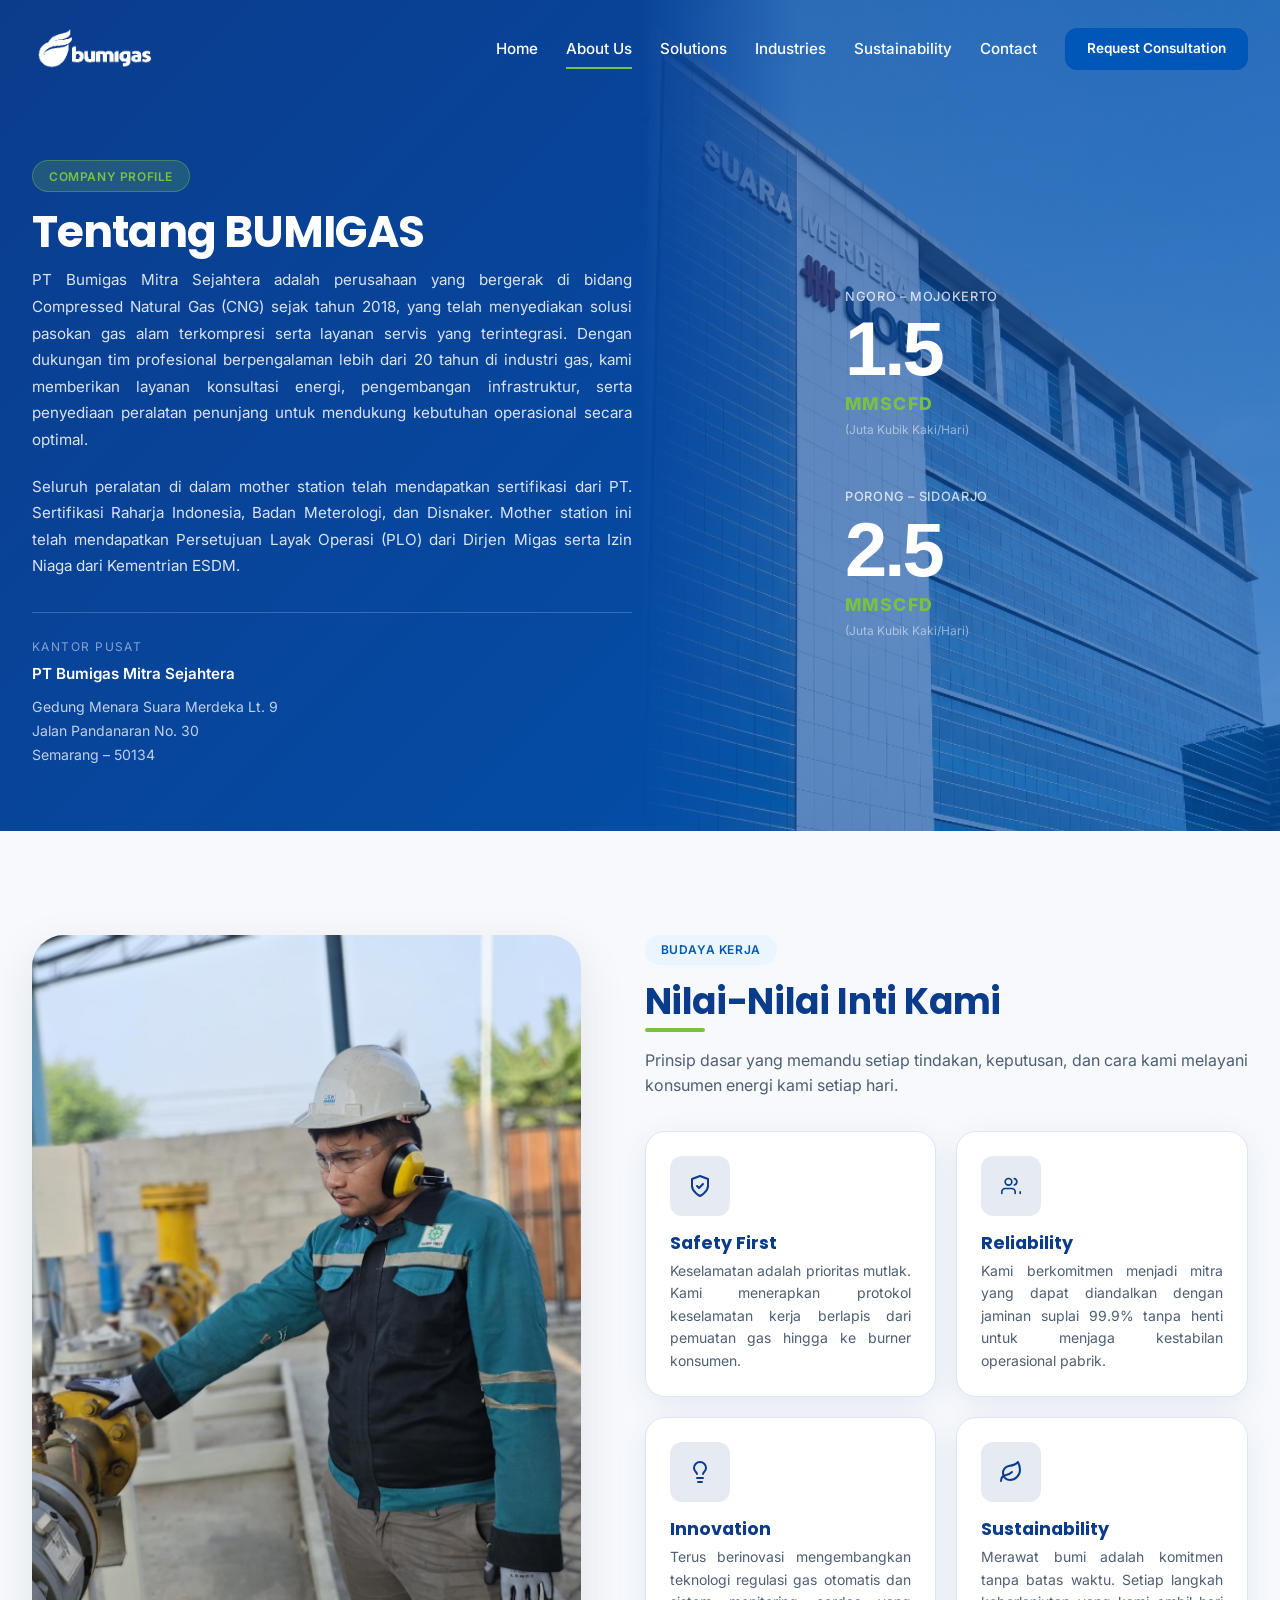
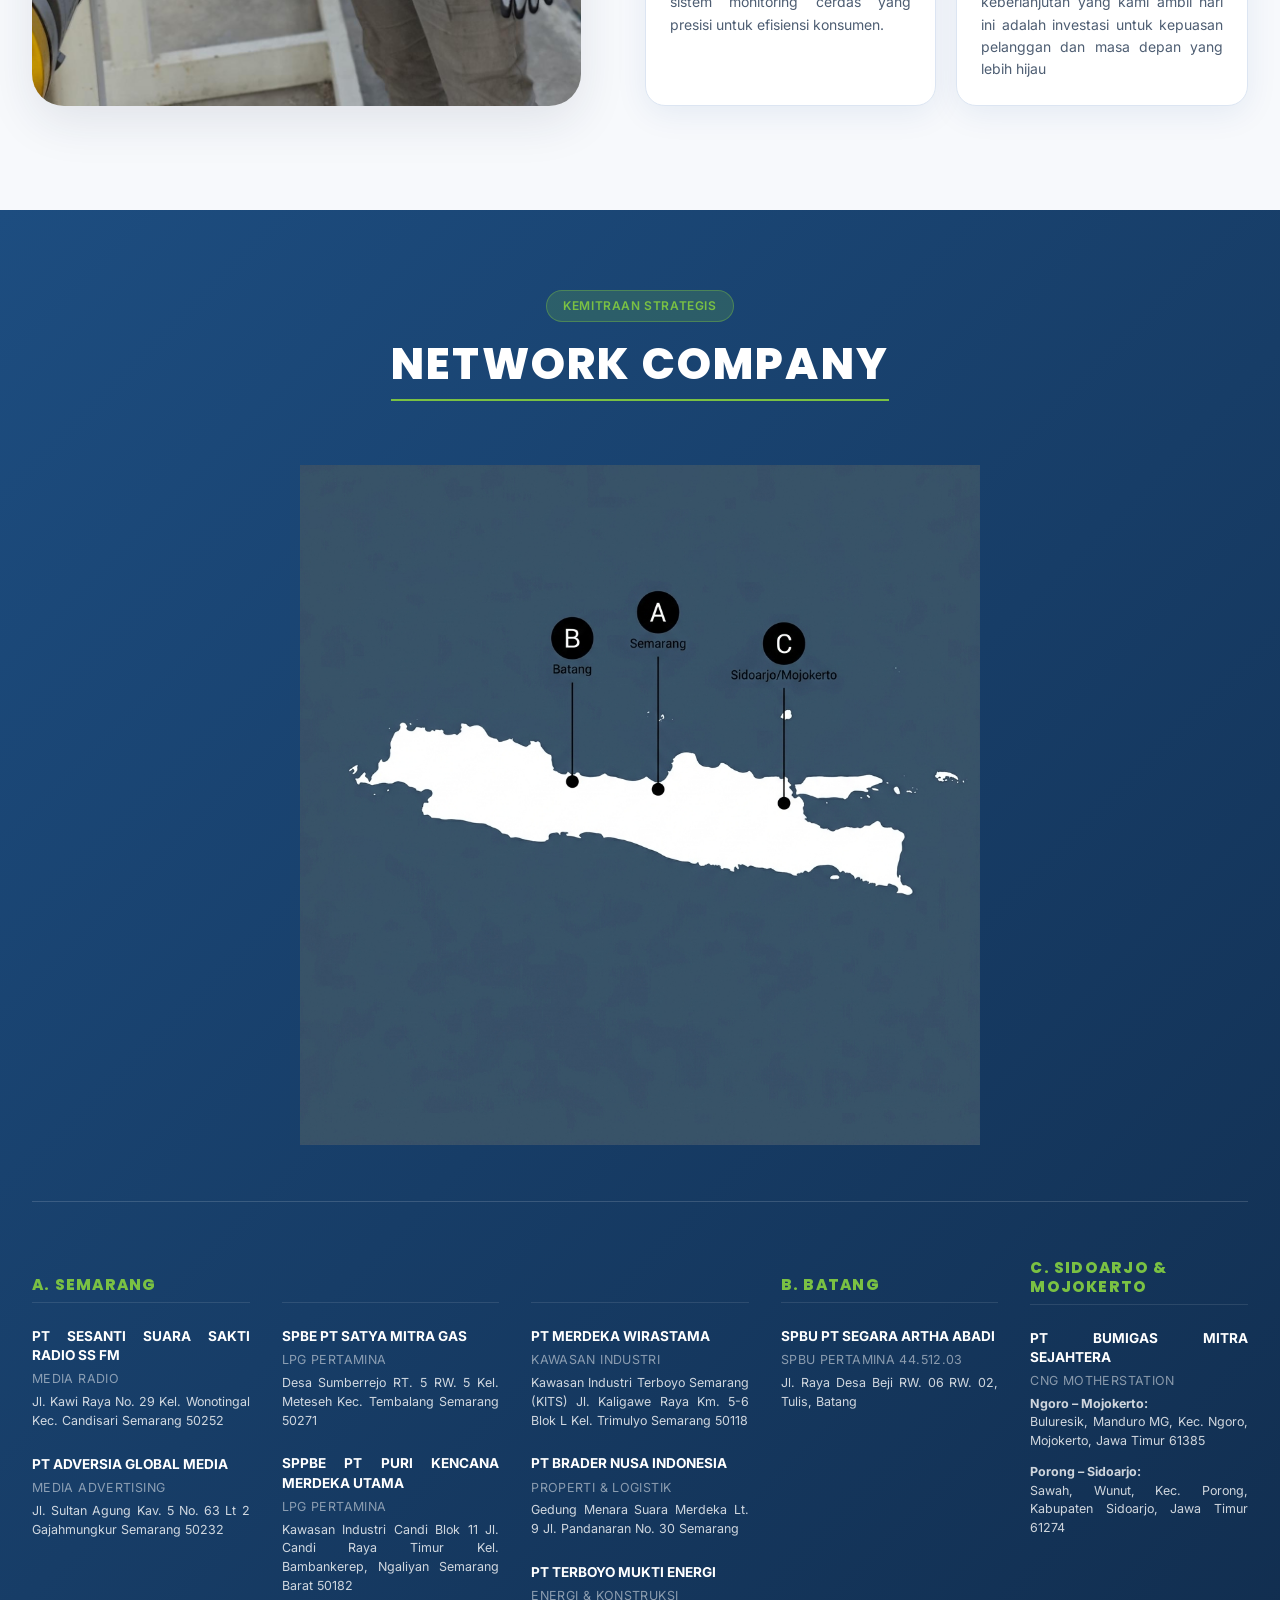
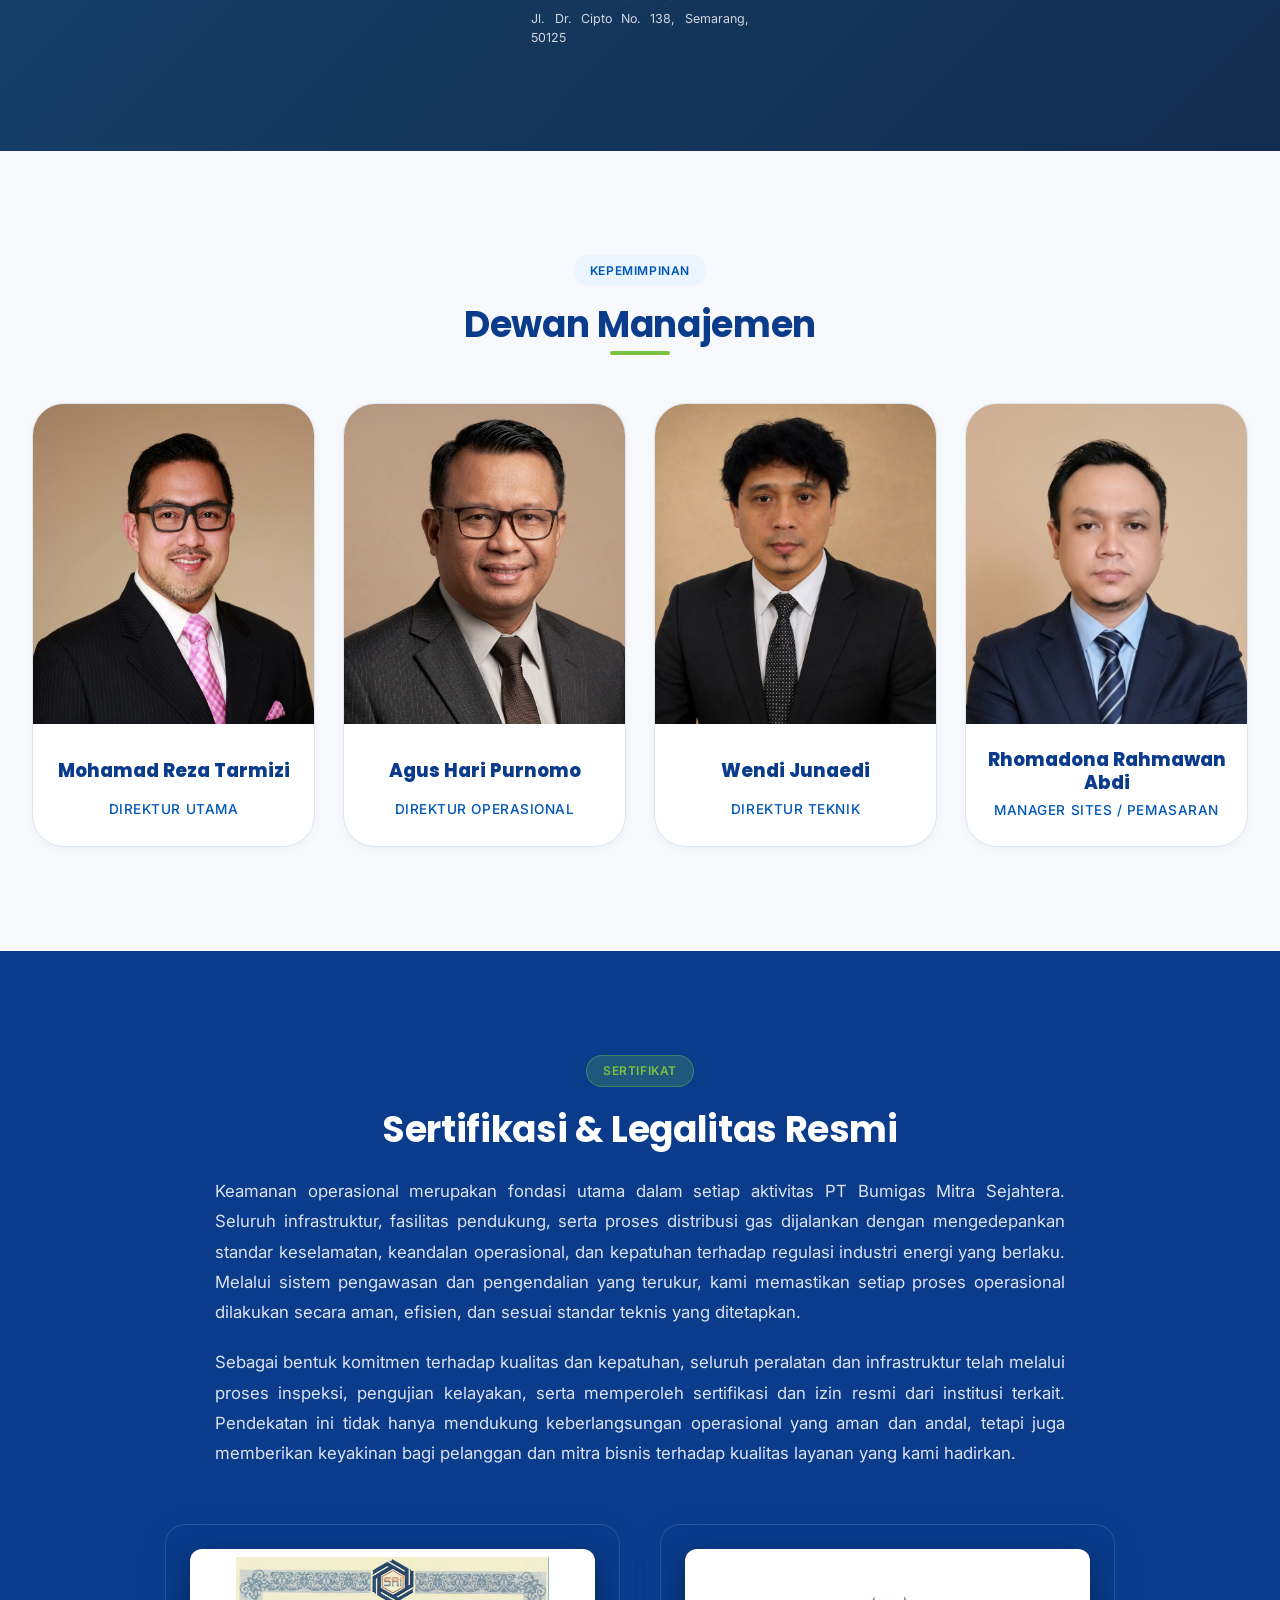
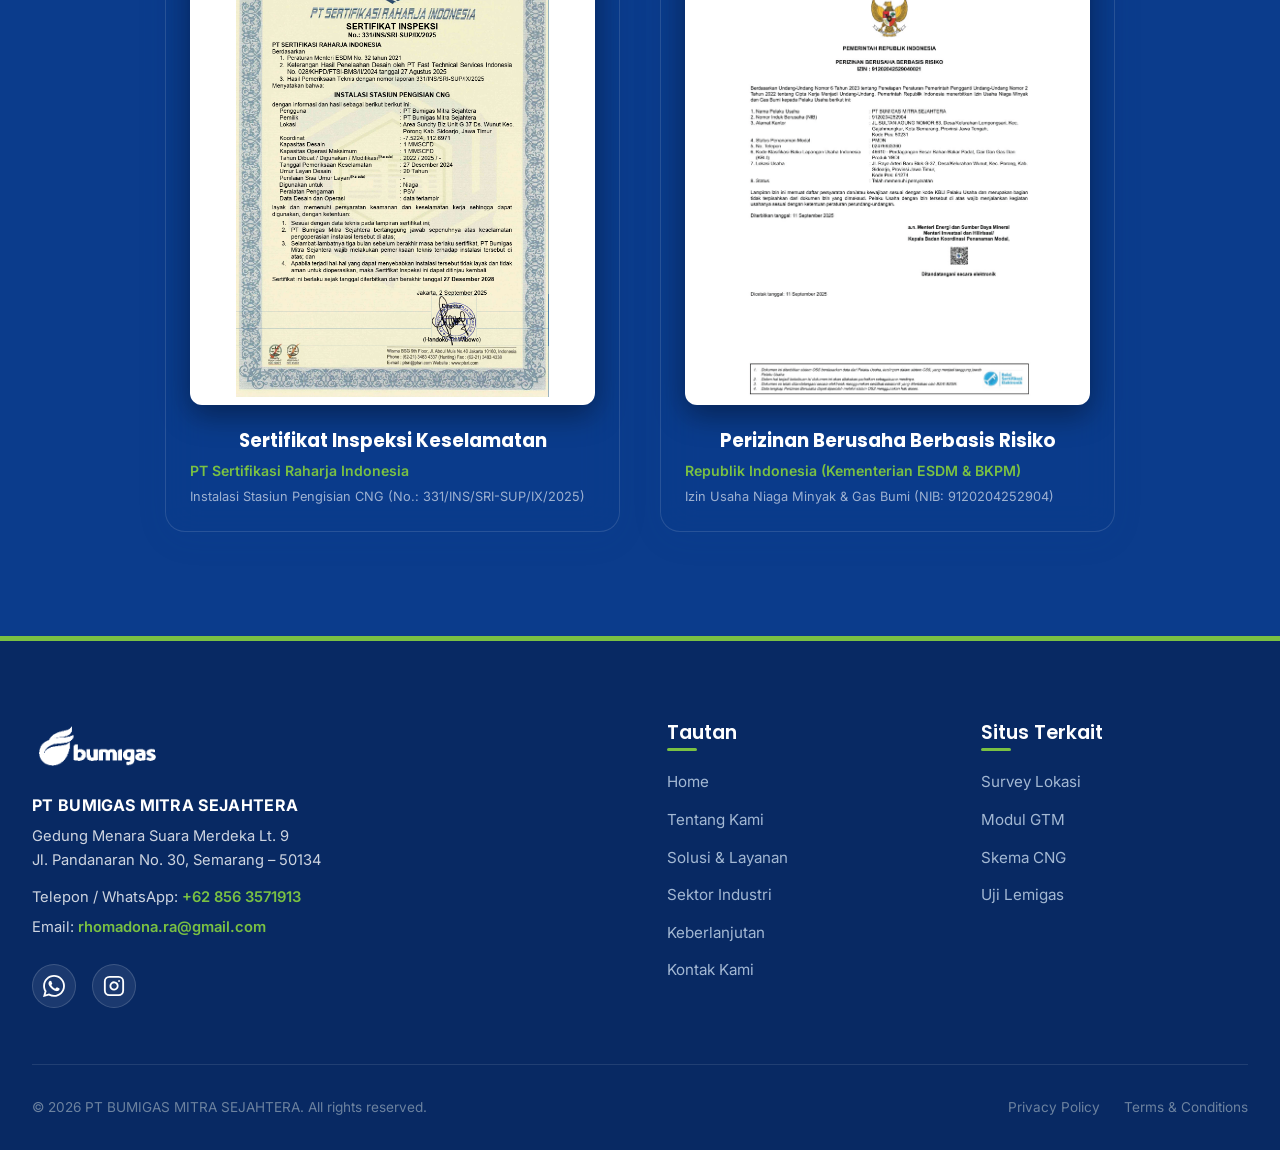
<file: about.html>
<!DOCTYPE html>
<html lang="id">

<head>
  <meta charset="UTF-8">
  <meta name="viewport" content="width=device-width, initial-scale=1.0">
  <title>Tentang Kami | PT Bumigas Mitra Sejahtera (Bumigas) - Solusi CNG & PRS</title>
  <meta name="description"
    content="Profil PT Bumigas Mitra Sejahtera (Bumigas): Visi, misi, sejarah, standar keselamatan HSE, serta jaringan infrastruktur Compressed Natural Gas (CNG) & Pressure Reducing System (PRS) di Indonesia.">
  <meta name="keywords"
    content="PT Bumigas Mitra Sejahtera, bumigas mitra sejahtera, pt bumigas mtra sejahtera, bumigas, pt bumigas, profil PT Bumigas Mitra Sejahtera, tentang bumigas, CNG indonesia, PRS indonesia">
  <meta name="author" content="PT Bumigas Mitra Sejahtera">
  <meta name="robots" content="index, follow">

  <link rel="canonical" href="https://bumigas.id/about.html">
    <link rel="icon" type="image/png" sizes="192x192" href="/assets/images/favicon.png">
  <link rel="shortcut icon" href="/favicon.ico">
  <link rel="apple-touch-icon" href="/assets/images/favicon.png">

  <!-- Open Graph -->
  <meta property="og:type" content="article">
  <meta property="og:url" content="https://bumigas.id/about.html">
  <meta property="og:title" content="Tentang Kami | PT Bumigas Mitra Sejahtera">
  <meta property="og:description" content="Pelajari komitmen, sejarah, dan standar HSE PT Bumigas Mitra Sejahtera dalam menghadirkan energi bersih CNG & PRS di Indonesia.">
  <meta property="og:image" content="https://bumigas.id/assets/images/logo.png">
  <meta property="og:site_name" content="PT Bumigas Mitra Sejahtera">

  <!-- Twitter Card -->
  <meta name="twitter:card" content="summary_large_image">
  <meta name="twitter:title" content="Tentang Kami | PT Bumigas Mitra Sejahtera">
  <meta name="twitter:description" content="Profil PT Bumigas Mitra Sejahtera penyedia energi CNG & PRS terpercaya di Indonesia.">
  <meta name="twitter:image" content="https://bumigas.id/assets/images/logo.png">

  <!-- CSS Stylesheets -->
  <link rel="stylesheet" href="css/style.css">
  <link rel="stylesheet" href="css/components.css">
  <link rel="stylesheet" href="css/pages.css">

  <script type="application/ld+json">
  {
    "@context": "https://schema.org",
    "@type": "AboutPage",
    "name": "Tentang PT Bumigas Mitra Sejahtera",
    "url": "https://bumigas.id/about.html",
    "mainEntity": {
      "@type": "Corporation",
      "name": "PT Bumigas Mitra Sejahtera",
      "alternateName": ["bumigas mitra sejahtera", "pt bumigas mtra sejahtera", "bumigas", "PT Bumigas"],
      "url": "https://bumigas.id/"
    }
  }
  </script>

  <!-- Page-Specific Hero Styles -->
  <style>
    .about-hero-banner {
      position: relative;
      min-height: 600px;
      padding-top: 10rem !important;
      /* Prevents header overlap */
      padding-bottom: 4rem !important;
      display: flex !important;
      align-items: center !important;
      overflow: hidden !important;
      background-color: var(--color-secondary) !important;
      box-sizing: border-box;
    }

    .about-hero-tower-bg {
      position: absolute;
      right: 0;
      top: 0;
      height: 100%;
      width: 50%;
      background-image: url('assets/images/suara-merdeka-tower.png');
      background-size: cover;
      background-position: center center;
      opacity: 0.4;
      z-index: 1;
      pointer-events: none;
      -webkit-mask-image: linear-gradient(to right, transparent 0%, rgba(0, 0, 0, 1) 25%);
      mask-image: linear-gradient(to right, transparent 0%, rgba(0, 0, 0, 1) 25%);
    }

    .about-hero-grid {
      display: grid;
      grid-template-columns: 1.25fr 0.75fr;
      gap: 3.5rem;
      align-items: center;
      position: relative;
      z-index: 3;
    }

    .about-hero-left {
      max-width: 600px;
    }

    .about-hero-desc {
      font-size: 0.95rem !important;
      line-height: 1.75 !important;
      color: rgba(255, 255, 255, 0.85) !important;
      margin-bottom: 1.25rem !important;
      text-align: justify !important;
    }

    .about-hero-address {
      border-top: 1px solid rgba(255, 255, 255, 0.2);
      padding-top: 1.5rem;
      margin-top: 2rem;
    }

    .about-hero-address .address-label {
      font-size: 0.75rem !important;
      color: rgba(255, 255, 255, 0.5) !important;
      text-transform: uppercase;
      letter-spacing: 0.12em;
      margin-bottom: 0.4rem !important;
    }

    .about-hero-address .address-company {
      font-size: 0.95rem;
      font-weight: 600;
      color: #ffffff;
      margin-bottom: 0.5rem;
    }

    .about-hero-address .address-text {
      font-size: 0.88rem !important;
      color: rgba(255, 255, 255, 0.75) !important;
      line-height: 1.7 !important;
    }

    .about-hero-stats {
      display: flex;
      flex-direction: column;
      gap: 3rem;
      padding-left: 2rem;
    }

    .about-stat-item {
      display: flex;
      flex-direction: column;
    }

    .about-stat-item .stat-location {
      font-size: 0.8rem;
      color: rgba(255, 255, 255, 0.75);
      margin-bottom: 0.25rem;
      letter-spacing: 0.05em;
      text-transform: uppercase;
      font-weight: 500;
    }

    .about-stat-item .stat-value {
      font-size: 4.75rem;
      font-weight: 900;
      color: #ffffff;
      line-height: 1;
      font-family: 'Outfit', sans-serif;
      letter-spacing: -3px;
    }

    .about-stat-item .stat-unit {
      font-size: 1.1rem;
      font-weight: 800;
      color: var(--color-accent);
      letter-spacing: 0.08em;
      margin-top: 0.2rem;
    }

    .about-stat-item .stat-sub {
      font-size: 0.75rem;
      color: rgba(255, 255, 255, 0.5);
      margin-top: 0.1rem;
    }

    /* Responsive Breakpoints */
    @media (max-width: 1024px) {
      .about-hero-banner {
        min-height: auto !important;
        padding-top: 9rem !important;
        padding-bottom: 4rem !important;
      }

      .about-hero-grid {
        grid-template-columns: 1fr !important;
        gap: 3.5rem !important;
      }

      .about-hero-tower-bg {
        width: 100% !important;
        opacity: 0.12 !important;
        /* Low opacity on tablet/mobile for readability */
      }

      .about-hero-banner::after {
        display: none !important;
      }

      .about-hero-stats {
        flex-direction: row !important;
        justify-content: flex-start !important;
        gap: 5rem !important;
        padding-left: 0 !important;
      }
    }

    @media (max-width: 576px) {
      .about-hero-banner {
        padding-top: 8rem !important;
        padding-bottom: 3rem !important;
      }

      .about-hero-grid {
        gap: 2.5rem !important;
      }

      .about-hero-left h1 {
        font-size: 2.25rem !important;
      }

      .about-hero-stats {
        flex-direction: row !important;
        gap: 2.5rem !important;
      }

      .about-stat-item .stat-value {
        font-size: 3.75rem !important;
      }

      .about-stat-item .stat-unit {
        font-size: 0.9rem !important;
      }
    }

    /* Network Company Section Styles */
    #network-company {
      background: linear-gradient(135deg, #1d4d80 0%, #112d4e 100%) !important;
      color: #ffffff !important;
      padding: 5rem 0 !important;
      position: relative;
      overflow: hidden;
    }

    .network-grid {
      display: block;
      margin-bottom: 3.5rem;
    }

    .network-directory {
      display: grid;
      grid-template-columns: repeat(5, 1fr);
      gap: 2rem;
      border-top: 1px solid rgba(255, 255, 255, 0.15);
      padding-top: 3.5rem;
    }

    .network-directory-col h3 {
      color: var(--color-accent);
      font-size: 0.95rem;
      font-weight: 800;
      text-transform: uppercase;
      letter-spacing: 0.08em;
      margin-bottom: 1.5rem;
      padding-bottom: 0.5rem;
      border-bottom: 1px solid rgba(255, 255, 255, 0.1);
      min-height: 2.85rem;
      display: flex;
      align-items: flex-end;
      box-sizing: border-box;
    }

    .directory-item {
      margin-bottom: 1.5rem;
    }

    .directory-item p.item-title {
      font-weight: 700;
      color: #ffffff;
      margin-bottom: 0.25rem;
      font-size: 0.85rem;
      line-height: 1.4;
    }

    .directory-item p.item-tag {
      color: rgba(255, 255, 255, 0.5);
      font-size: 0.78rem;
      margin-bottom: 0.25rem;
      text-transform: uppercase;
      letter-spacing: 0.03em;
    }

    .directory-item p.item-address {
      color: rgba(255, 255, 255, 0.8);
      font-size: 0.78rem;
      line-height: 1.5;
    }

    @media (max-width: 1024px) {
      .network-grid {
        margin-bottom: 3rem !important;
      }

      .network-directory {
        grid-template-columns: repeat(2, 1fr) !important;
        gap: 2rem !important;
      }

      .directory-col-placeholder {
        display: none !important;
      }
    }

    @media (max-width: 576px) {
      .network-directory {
        grid-template-columns: 1fr !important;
        gap: 0 !important;
      }

      .network-directory-col {
        margin-bottom: 0 !important;
      }

      .network-directory-col h3:not(.directory-col-placeholder) {
        margin-top: 1.75rem;
      }

      .network-directory-col:first-child h3 {
        margin-top: 0;
      }

      .directory-item {
        margin-bottom: 1.15rem !important;
      }
    }
  </style>
</head>

<body>

  <!-- Navigation Bar -->
  <header class="header transparent-theme" id="header">
    <div class="container nav-container">
      <a href="index.html" class="logo">
        <img src="assets/images/logo-white.png" alt="Bumigas Logo" class="logo-white">
        <img src="assets/images/logo.png" alt="Bumigas Logo" class="logo-color">
      </a>

      <nav class="nav-menu">
        <a href="index.html" class="nav-link">Home</a>
        <a href="about.html" class="nav-link active">About Us</a>
        <a href="solutions.html" class="nav-link">Solutions</a>
        <a href="industries.html" class="nav-link">Industries</a>
        <a href="sustainability.html" class="nav-link">Sustainability</a>
        <a href="contact.html" class="nav-link">Contact</a>
        <a href="contact.html#consultation" class="btn btn-primary btn-sm">Request Consultation</a>
      </nav>

      <button class="burger-menu" aria-label="Toggle Navigation">
        <span class="burger-line"></span>
        <span class="burger-line"></span>
        <span class="burger-line"></span>
      </button>
    </div>
  </header>

  <!-- Subpage Hero Banner -->
  <section class="subpage-hero about-hero-banner">
    <div class="hero-overlay"></div>

    <!-- Tower background image -->
    <div class="about-hero-tower-bg"></div>

    <div class="container">
      <div class="about-hero-grid">

        <!-- Left: Text + Address -->
        <div class="about-hero-left">
          <span class="badge badge-accent" style="margin-bottom:0.75rem;">Company Profile</span>
          <h1>Tentang BUMIGAS</h1>
          <p class="about-hero-desc">PT Bumigas Mitra Sejahtera adalah perusahaan yang bergerak di bidang Compressed
            Natural Gas (CNG) sejak tahun 2018, yang telah menyediakan solusi pasokan gas alam terkompresi serta layanan
            servis yang terintegrasi. Dengan dukungan tim profesional berpengalaman lebih dari 20 tahun di industri gas,
            kami memberikan layanan konsultasi energi, pengembangan infrastruktur, serta penyediaan peralatan penunjang
            untuk mendukung kebutuhan operasional secara optimal.</p>
          <p class="about-hero-desc">Seluruh peralatan di dalam mother station telah mendapatkan sertifikasi dari PT.
            Sertifikasi Raharja Indonesia, Badan Meterologi, dan Disnaker. Mother station ini telah mendapatkan
            Persetujuan Layak Operasi (PLO) dari Dirjen Migas serta Izin Niaga dari Kementrian ESDM.</p>

          <!-- Address -->
          <div class="about-hero-address">
            <p class="address-label">Kantor Pusat</p>
            <p class="address-company">PT Bumigas Mitra Sejahtera</p>
            <p class="address-text">
              Gedung Menara Suara Merdeka Lt. 9<br>
              Jalan Pandanaran No. 30<br>
              Semarang – 50134
            </p>
          </div>
        </div>

        <!-- Center-Right: MMSCFD Stats floating -->
        <div class="about-hero-stats">
          <div class="about-stat-item">
            <span class="stat-location">Ngoro – Mojokerto</span>
            <span class="stat-value">1.5</span>
            <span class="stat-unit">MMSCFD</span>
            <span class="stat-sub">(Juta Kubik Kaki/Hari)</span>
          </div>
          <div class="about-stat-item">
            <span class="stat-location">Porong – Sidoarjo</span>
            <span class="stat-value">2.5</span>
            <span class="stat-unit">MMSCFD</span>
            <span class="stat-sub">(Juta Kubik Kaki/Hari)</span>
          </div>
        </div>

      </div>
    </div>
  </section> <!-- Section: Core Values / Budaya Kerja -->
  <section class="section-padding bg-light" id="core-values">
    <div class="container">
      <div class="about-grid">
        <!-- Left: Image -->
        <div class="about-image reveal-left">
          <img src="assets/images/WhatsApp Image 2026-07-21 at 06.24.39 (2).jpeg"
            alt="Bumigas Budaya Kerja & Operations">
        </div>

        <!-- Right: Header & Core Values Cards -->
        <div class="about-content reveal-right">
          <div style="margin-bottom: 2rem;">
            <div style="margin-bottom: 0.85rem; display: block;">
              <span class="badge" style="display: inline-block;">Budaya Kerja</span>
            </div>
            <h2 class="with-underline" style="display: block;">Nilai-Nilai Inti Kami</h2>
            <p style="margin-top: 1.25rem;">Prinsip dasar yang memandu setiap tindakan, keputusan, dan cara kami
              melayani konsumen energi kami setiap hari.</p>
          </div>

          <div style="display: grid; grid-template-columns: repeat(auto-fit, minmax(220px, 1fr)); gap: 1.25rem;">
            <div class="why-card glass-card hover-lift reveal delay-100" style="background:#fff; padding: 1.5rem;">
              <div class="why-card-icon"
                style="background:rgba(11,60,140,0.1); color:var(--color-secondary); margin-bottom:1rem;"><svg
                  width="24" height="24" viewBox="0 0 24 24" fill="none" stroke="currentColor" stroke-width="2"
                  stroke-linecap="round" stroke-linejoin="round">
                  <path d="M12 22s8-4 8-10V5l-8-3-8 3v7c0 6 8 10 8 10z"></path>
                  <path d="m9 12 2 2 4-4"></path>
                </svg></div>
              <h3 style="font-size:1.1rem; margin-bottom:0.4rem;">Safety First</h3>
              <p style="font-size:0.875rem; margin-bottom:0;">Keselamatan adalah prioritas mutlak. Kami menerapkan
                protokol keselamatan kerja berlapis dari pemuatan gas hingga ke burner konsumen.</p>
            </div>

            <div class="why-card glass-card hover-lift reveal delay-200" style="background:#fff; padding: 1.5rem;">
              <div class="why-card-icon"
                style="background:rgba(11,60,140,0.1); color:var(--color-secondary); margin-bottom:1rem;"><svg
                  width="20" height="20" viewBox="0 0 24 24" fill="none" stroke="currentColor" stroke-width="2"
                  stroke-linecap="round" stroke-linejoin="round">
                  <path d="M17 21v-2a4 4 0 0 0-4-4H5a4 4 0 0 0-4 4v2"></path>
                  <circle cx="9" cy="7" r="4"></circle>
                  <path d="M23 21v-2a4 4 0 0 3-3.87"></path>
                  <path d="M16 3.13a4 4 0 0 1 0 7.75"></path>
                </svg></div>
              <h3 style="font-size:1.1rem; margin-bottom:0.4rem;">Reliability</h3>
              <p style="font-size:0.875rem; margin-bottom:0;">Kami berkomitmen menjadi mitra yang dapat diandalkan
                dengan jaminan suplai 99.9% tanpa henti untuk menjaga kestabilan operasional pabrik.</p>
            </div>

            <div class="why-card glass-card hover-lift reveal delay-300" style="background:#fff; padding: 1.5rem;">
              <div class="why-card-icon"
                style="background:rgba(11,60,140,0.1); color:var(--color-secondary); margin-bottom:1rem;"><svg
                  width="24" height="24" viewBox="0 0 24 24" fill="none" stroke="currentColor" stroke-width="2"
                  stroke-linecap="round" stroke-linejoin="round">
                  <path
                    d="M15 14c.2-1 .7-1.7 1.5-2.5 1-.9 1.5-2.2 1.5-3.5A6 6 0 0 0 6 8c0 1.3.5 2.6 1.5 3.5.8.8 1.3 1.5 1.5 2.5">
                  </path>
                  <path d="M9 18h6"></path>
                  <path d="M10 22h4"></path>
                </svg></div>
              <h3 style="font-size:1.1rem; margin-bottom:0.4rem;">Innovation</h3>
              <p style="font-size:0.875rem; margin-bottom:0;">Terus berinovasi mengembangkan teknologi regulasi gas
                otomatis dan sistem monitoring cerdas yang presisi untuk efisiensi konsumen.</p>
            </div>

            <div class="why-card glass-card hover-lift reveal delay-400" style="background:#fff; padding: 1.5rem;">
              <div class="why-card-icon"
                style="background:rgba(11,60,140,0.1); color:var(--color-secondary); margin-bottom:1rem;"><svg
                  width="24" height="24" viewBox="0 0 24 24" fill="none" stroke="currentColor" stroke-width="2"
                  stroke-linecap="round" stroke-linejoin="round">
                  <path d="M11 20A7 7 0 0 1 9.8 6.1C15.5 5 17 4.4 19 2c1 2 2 4.18 2 8 0 5.5-4.78 10-10 10Z"></path>
                  <path d="M2 21c0-3 1.85-5.36 5.08-6C9.5 14.52 12 13 13 12"></path>
                </svg></div>
              <h3 style="font-size:1.1rem; margin-bottom:0.4rem;">Sustainability</h3>
              <p style="font-size:0.875rem; margin-bottom:0;">Merawat bumi adalah komitmen tanpa batas waktu. Setiap
                langkah keberlanjutan yang kami ambil hari ini adalah investasi untuk kepuasan pelanggan dan masa depan
                yang lebih hijau</p>
            </div>
          </div>
        </div>
      </div>
    </div>
  </section>

  <!-- Section: Network Company -->
  <section class="section-padding" id="network-company">
    <div class="container">

      <!-- Top Row: Title & Map (Centered) -->
      <div class="network-grid" style="text-align: center;">
        <div class="reveal">
          <div style="margin-bottom: 0.85rem;">
            <span class="badge badge-accent">Kemitraan Strategis</span>
          </div>
          <h2
            style="color: #ffffff; font-size: 2.75rem; font-weight: 800; letter-spacing: 0.05em; text-transform: uppercase; margin-bottom: 2.5rem; border-bottom: 2px solid var(--color-accent); padding-bottom: 0.5rem; display: inline-block;">
            Network Company</h2>

          <!-- Map Image Container (Centered) -->
          <div style="max-width: 680px; margin: 1.5rem auto 0 auto;">
            <img src="assets/images/java-network-map.png" alt="Peta Operasional BUMIGAS"
              style="width: 100%; height: auto; display: block;">
          </div>
        </div>
      </div>

      <!-- Bottom Directory: 5 Column Directory -->
      <div class="network-directory reveal">

        <!-- Column 1: Semarang (A1) -->
        <div class="network-directory-col">
          <h3>A. Semarang</h3>

          <div class="directory-item">
            <p class="item-title">PT SESANTI SUARA SAKTI RADIO SS FM</p>
            <p class="item-tag">Media Radio</p>
            <p class="item-address">Jl. Kawi Raya No. 29 Kel. Wonotingal Kec. Candisari Semarang 50252</p>
          </div>

          <div class="directory-item">
            <p class="item-title">PT ADVERSIA GLOBAL MEDIA</p>
            <p class="item-tag">Media Advertising</p>
            <p class="item-address">Jl. Sultan Agung Kav. 5 No. 63 Lt 2 Gajahmungkur Semarang 50232</p>
          </div>
        </div>

        <!-- Column 2: Semarang (A2) -->
        <div class="network-directory-col">
          <h3 class="directory-col-placeholder"
            style="color: transparent; border-bottom: 1px solid rgba(255, 255, 255, 0.1); user-select: none; pointer-events: none;">
            A. Semarang</h3>

          <div class="directory-item">
            <p class="item-title">SPBE PT SATYA MITRA GAS</p>
            <p class="item-tag">LPG Pertamina</p>
            <p class="item-address">Desa Sumberrejo RT. 5 RW. 5 Kel. Meteseh Kec. Tembalang Semarang 50271</p>
          </div>

          <div class="directory-item">
            <p class="item-title">SPPBE PT PURI KENCANA MERDEKA UTAMA</p>
            <p class="item-tag">LPG Pertamina</p>
            <p class="item-address">Kawasan Industri Candi Blok 11 Jl. Candi Raya Timur Kel. Bambankerep, Ngaliyan
              Semarang Barat 50182</p>
          </div>
        </div>

        <!-- Column 3: Semarang (A3) -->
        <div class="network-directory-col">
          <h3 class="directory-col-placeholder"
            style="color: transparent; border-bottom: 1px solid rgba(255, 255, 255, 0.1); user-select: none; pointer-events: none;">
            A. Semarang</h3>

          <div class="directory-item">
            <p class="item-title">PT MERDEKA WIRASTAMA</p>
            <p class="item-tag">Kawasan Industri</p>
            <p class="item-address">Kawasan Industri Terboyo Semarang (KITS) Jl. Kaligawe Raya Km. 5-6 Blok L Kel.
              Trimulyo Semarang 50118</p>
          </div>

          <div class="directory-item">
            <p class="item-title">PT BRADER NUSA INDONESIA</p>
            <p class="item-tag">Properti & Logistik</p>
            <p class="item-address">Gedung Menara Suara Merdeka Lt. 9 Jl. Pandanaran No. 30 Semarang</p>
          </div>

          <div class="directory-item">
            <p class="item-title">PT TERBOYO MUKTI ENERGI</p>
            <p class="item-tag">Energi & Konstruksi</p>
            <p class="item-address">Jl. Dr. Cipto No. 138, Semarang, 50125</p>
          </div>
        </div>

        <!-- Column 4: Batang (B) -->
        <div class="network-directory-col">
          <h3>B. Batang</h3>

          <div class="directory-item">
            <p class="item-title">SPBU PT SEGARA ARTHA ABADI</p>
            <p class="item-tag">SPBU Pertamina 44.512.03</p>
            <p class="item-address">Jl. Raya Desa Beji RW. 06 RW. 02, Tulis, Batang</p>
          </div>
        </div>

        <!-- Column 5: Sidoarjo & Mojokerto (C) -->
        <div class="network-directory-col">
          <h3>C. Sidoarjo & Mojokerto</h3>

          <div class="directory-item">
            <p class="item-title">PT BUMIGAS MITRA SEJAHTERA</p>
            <p class="item-tag">CNG Motherstation</p>

            <p class="item-address" style="margin-bottom: 0.75rem;">
              <strong>Ngoro – Mojokerto:</strong><br>
              Buluresik, Manduro MG, Kec. Ngoro, Mojokerto, Jawa Timur 61385
            </p>
            <p class="item-address">
              <strong>Porong – Sidoarjo:</strong><br>
              Sawah, Wunut, Kec. Porong, Kabupaten Sidoarjo, Jawa Timur 61274
            </p>
          </div>
        </div>

      </div>

    </div>
  </section>


  <!-- Section: Management Team -->
  <section class="section-padding bg-light" id="team">
    <div class="container">
      <div style="text-align: center; max-width: 700px; margin: 0 auto 3.5rem auto;" class="reveal">
        <span class="badge" style="margin-bottom: 1rem;">Kepemimpinan</span>
        <h2 class="with-underline-center">Dewan Manajemen</h2>
      </div>

      <div class="solutions-grid"
        style="grid-template-columns: repeat(auto-fit, minmax(220px, 1fr)); gap: 1.75rem; align-items: stretch;">
        <!-- Member 1: Mohamad Reza Tarmizi -->
        <div class="solution-card reveal delay-100"
          style="background:#fff; border-radius: var(--radius-xl); overflow:hidden; display:flex; flex-direction:column; justify-content:space-between; height:100%;">
          <div class="solution-img-wrapper" style="height:320px; background:#f4f7fa; flex-shrink:0;">
            <img src="assets/images/leadership-reza-unified.png" alt="Mohamad Reza Tarmizi - Direktur Utama"
              style="width:100%; height:100%; object-fit:cover; object-position: top center;">
          </div>
          <div class="solution-info"
            style="padding: 1.5rem 1rem; text-align:center; flex-grow:1; display:flex; flex-direction:column; justify-content:center;">
            <h3
              style="font-size:1.15rem; margin-bottom:0.4rem; color:var(--color-secondary); font-weight:800; text-align:center; min-height:2.8rem; display:flex; align-items:center; justify-content:center; line-height:1.25;">
              Mohamad Reza Tarmizi</h3>
            <p
              style="font-size:0.85rem; font-weight:500; color:var(--color-primary); margin-bottom:0; text-transform:uppercase; letter-spacing:0.04em; text-align:center;">
              Direktur Utama</p>
          </div>
        </div>

        <!-- Member 2: Agus Hari Purnomo -->
        <div class="solution-card reveal delay-200"
          style="background:#fff; border-radius: var(--radius-xl); overflow:hidden; display:flex; flex-direction:column; justify-content:space-between; height:100%;">
          <div class="solution-img-wrapper" style="height:320px; background:#f4f7fa; flex-shrink:0;">
            <img src="assets/images/leadership-agus-hd-clean.png" alt="Agus Hari Purnomo - Direktur Operasional"
              style="width:100%; height:100%; object-fit:cover; object-position: top center;">
          </div>
          <div class="solution-info"
            style="padding: 1.5rem 1rem; text-align:center; flex-grow:1; display:flex; flex-direction:column; justify-content:center;">
            <h3
              style="font-size:1.15rem; margin-bottom:0.4rem; color:var(--color-secondary); font-weight:800; text-align:center; min-height:2.8rem; display:flex; align-items:center; justify-content:center; line-height:1.25;">
              Agus Hari Purnomo</h3>
            <p
              style="font-size:0.85rem; font-weight:500; color:var(--color-primary); margin-bottom:0; text-transform:uppercase; letter-spacing:0.04em; text-align:center;">
              Direktur Operasional</p>
          </div>
        </div>

        <!-- Member 3: Wendi Junaedi -->
        <div class="solution-card reveal delay-300"
          style="background:#fff; border-radius: var(--radius-xl); overflow:hidden; display:flex; flex-direction:column; justify-content:space-between; height:100%;">
          <div class="solution-img-wrapper" style="height:320px; background:#f4f7fa; flex-shrink:0;">
            <img src="assets/images/leadership-wendi-final.jpg" alt="Wendi Junaedi - Direktur Teknik"
              style="width:100%; height:100%; object-fit:cover; object-position: top center;">
          </div>
          <div class="solution-info"
            style="padding: 1.5rem 1rem; text-align:center; flex-grow:1; display:flex; flex-direction:column; justify-content:center;">
            <h3
              style="font-size:1.15rem; margin-bottom:0.4rem; color:var(--color-secondary); font-weight:800; text-align:center; min-height:2.8rem; display:flex; align-items:center; justify-content:center; line-height:1.25;">
              Wendi Junaedi</h3>
            <p
              style="font-size:0.85rem; font-weight:500; color:var(--color-primary); margin-bottom:0; text-transform:uppercase; letter-spacing:0.04em; text-align:center;">
              Direktur Teknik</p>
          </div>
        </div>

        <!-- Member 4: Rhomadona Rahmawan Abdi -->
        <div class="solution-card reveal delay-400"
          style="background:#fff; border-radius: var(--radius-xl); overflow:hidden; display:flex; flex-direction:column; justify-content:space-between; height:100%;">
          <div class="solution-img-wrapper" style="height:320px; background:#f4f7fa; flex-shrink:0;">
            <img src="assets/images/leadership-rhomadona-final.jpg"
              alt="Rhomadona Rahmawan Abdi - Manager Sites / Pemasaran"
              style="width:100%; height:100%; object-fit:cover; object-position: top center;">
          </div>
          <div class="solution-info"
            style="padding: 1.5rem 1rem; text-align:center; flex-grow:1; display:flex; flex-direction:column; justify-content:center;">
            <h3
              style="font-size:1.15rem; margin-bottom:0.4rem; color:var(--color-secondary); font-weight:800; text-align:center; min-height:2.8rem; display:flex; align-items:center; justify-content:center; line-height:1.25;">
              Rhomadona Rahmawan Abdi</h3>
            <p
              style="font-size:0.85rem; font-weight:500; color:var(--color-primary); margin-bottom:0; text-transform:uppercase; letter-spacing:0.04em; text-align:center;">
              Manager Sites / Pemasaran</p>
          </div>
        </div>
      </div>
    </div>
  </section>

  <!-- Section: Certifications & Legalities -->
  <section class="section-padding bg-dark" id="sertifikasi">
    <div class="container">
      <div style="max-width: 850px; margin: 0 auto 3.5rem auto; text-align: center;" class="reveal">
        <div style="margin-bottom: 1.25rem;">
          <span class="badge badge-accent" style="display: inline-block;">Sertifikat</span>
        </div>
        <h2 style="color: #ffffff; margin-bottom: 1.5rem; display: block;">Sertifikasi & Legalitas Resmi</h2>
        <p
          style="color: rgba(255, 255, 255, 0.85); font-size: 1.05rem; line-height: 1.8; margin-bottom: 1.25rem; text-align: justify;">
          Keamanan operasional merupakan fondasi utama dalam setiap aktivitas PT Bumigas Mitra Sejahtera. Seluruh
          infrastruktur, fasilitas pendukung, serta proses distribusi gas dijalankan dengan mengedepankan standar
          keselamatan, keandalan operasional, dan kepatuhan terhadap regulasi industri energi yang berlaku. Melalui
          sistem pengawasan dan pengendalian yang terukur, kami memastikan setiap proses operasional dilakukan secara
          aman, efisien, dan sesuai standar teknis yang ditetapkan.
        </p>
        <p
          style="color: rgba(255, 255, 255, 0.85); font-size: 1.05rem; line-height: 1.8; margin: 0; text-align: justify;">
          Sebagai bentuk komitmen terhadap kualitas dan kepatuhan, seluruh peralatan dan infrastruktur telah melalui
          proses inspeksi, pengujian kelayakan, serta memperoleh sertifikasi dan izin resmi dari institusi terkait.
          Pendekatan ini tidak hanya mendukung keberlangsungan operasional yang aman dan andal, tetapi juga memberikan
          keyakinan bagi pelanggan dan mitra bisnis terhadap kualitas layanan yang kami hadirkan.
        </p>
      </div>

      <!-- Certificate Images Grid -->
      <div
        style="display: grid; grid-template-columns: repeat(auto-fit, minmax(320px, 1fr)); gap: 2.5rem; max-width: 950px; margin: 0 auto;"
        class="reveal">

        <!-- Certificate Card 1 -->
        <div class="glass-card-dark"
          style="padding: 1.5rem; border-radius: var(--radius-lg); text-align: center; border: 1px solid rgba(255,255,255,0.12);">
          <div
            style="overflow: hidden; border-radius: var(--radius-md); background: #ffffff; padding: 0.5rem; margin-bottom: 1.5rem; box-shadow: 0 10px 30px rgba(0,0,0,0.4);">
            <img src="assets/images/sertifikat-inspeksi.png" alt="Sertifikat Inspeksi Instalasi Stasiun Pengisian CNG"
              style="width: 100%; height: 440px; object-fit: contain; pointer-events: none; user-select: none;">
          </div>
          <h3 style="color: #ffffff; font-size: 1.15rem; margin-bottom: 0.5rem;">Sertifikat Inspeksi Keselamatan</h3>
          <p style="color: var(--color-accent); font-size: 0.88rem; font-weight: 600; margin-bottom: 0.25rem;">PT
            Sertifikasi Raharja Indonesia</p>
          <p style="color: rgba(255,255,255,0.6); font-size: 0.8rem; margin: 0;">Instalasi Stasiun Pengisian CNG (No.:
            331/INS/SRI-SUP/IX/2025)</p>
        </div>

        <!-- Certificate Card 2 -->
        <div class="glass-card-dark"
          style="padding: 1.5rem; border-radius: var(--radius-lg); text-align: center; border: 1px solid rgba(255,255,255,0.12);">
          <div
            style="overflow: hidden; border-radius: var(--radius-md); background: #ffffff; padding: 0.5rem; margin-bottom: 1.5rem; box-shadow: 0 10px 30px rgba(0,0,0,0.4);">
            <img src="assets/images/perizinan-berusaha.png" alt="Perizinan Berusaha Berbasis Risiko NIB 9120204252904"
              style="width: 100%; height: 440px; object-fit: contain; pointer-events: none; user-select: none;">
          </div>
          <h3 style="color: #ffffff; font-size: 1.15rem; margin-bottom: 0.5rem;">Perizinan Berusaha Berbasis Risiko</h3>
          <p style="color: var(--color-accent); font-size: 0.88rem; font-weight: 600; margin-bottom: 0.25rem;">Republik
            Indonesia (Kementerian ESDM & BKPM)</p>
          <p style="color: rgba(255,255,255,0.6); font-size: 0.8rem; margin: 0;">Izin Usaha Niaga Minyak & Gas Bumi
            (NIB: 9120204252904)</p>
        </div>

      </div>
    </div>
  </section>

  <!-- Footer -->
  <footer class="footer">
    <div class="container">
      <div class="footer-grid">
        <div class="footer-brand">
          <img src="assets/images/logo-white.png" alt="PT BUMIGAS MITRA SEJAHTERA Logo" class="logo"
            style="height: 52px; margin-bottom: 1.25rem;">

          <p style="margin-bottom: 0.4rem; color: #ffffff; font-weight: 700; font-size: 1rem; letter-spacing: 0.02em;">
            PT BUMIGAS MITRA SEJAHTERA</p>
          <p style="margin-bottom: 0.85rem; color: rgba(255, 255, 255, 0.8); font-size: 0.92rem; line-height: 1.6;">
            Gedung Menara Suara Merdeka Lt. 9<br>
            Jl. Pandanaran No. 30, Semarang &ndash; 50134
          </p>
          <p style="margin-bottom: 0.4rem; color: rgba(255, 255, 255, 0.8); font-size: 0.92rem;">
            Telepon / WhatsApp: <a href="https://wa.me/628563571913" target="_blank"
              style="color: var(--color-accent); font-weight: 600;">+62 856 3571913</a>
          </p>
          <p style="margin-bottom: 1.5rem; color: rgba(255, 255, 255, 0.8); font-size: 0.92rem;">
            Email: <a href="mailto:rhomadona.ra@gmail.com"
              style="color: var(--color-accent); font-weight: 600;">rhomadona.ra@gmail.com</a>
          </p>

          <div class="social-links" style="display: flex; gap: 1rem; align-items: center; margin-top: 1rem;">
            <a href="https://wa.me/628563571913" target="_blank" class="social-icon" aria-label="WhatsApp"
              title="WhatsApp (+62 856 3571913)">
              <svg width="22" height="22" viewBox="0 0 24 24" fill="currentColor"
                style="display:inline-block; vertical-align:middle;">
                <path
                  d="M.057 24l1.687-6.163c-1.041-1.804-1.588-3.849-1.587-5.946.003-6.556 5.338-11.891 11.893-11.891 3.181.001 6.167 1.24 8.413 3.488 2.245 2.248 3.481 5.236 3.48 8.414-.003 6.557-5.338 11.892-11.893 11.892-1.99-.001-3.951-.5-5.688-1.448l-6.205 1.654zm6.597-3.807c1.676.995 3.276 1.591 5.392 1.592 5.448 0 9.886-4.434 9.889-9.885.002-5.462-4.415-9.89-9.881-9.892-5.452 0-9.887 4.434-9.889 9.884-.001 2.225.651 3.891 1.746 5.634l-.999 3.648 3.742-.981zm11.387-5.464c-.074-.124-.272-.198-.57-.347-.297-.149-1.758-.868-2.031-.967-.272-.099-.47-.149-.669.149-.198.297-.768.967-.941 1.165-.173.198-.347.223-.644.074-.297-.149-1.255-.462-2.39-1.475-.883-.788-1.48-1.761-1.653-2.059-.173-.297-.018-.458.13-.606.134-.133.297-.347.446-.521.151-.172.2-.296.3-.495.099-.198.05-.372-.025-.521-.075-.148-.669-1.611-.916-2.206-.242-.579-.487-.501-.669-.51l-.57-.01c-.198 0-.52.074-.792.372s-1.04 1.016-1.04 2.479 1.065 2.876 1.213 3.074c.149.198 2.095 3.2 5.076 4.487.709.306 1.263.489 1.694.626.712.226 1.36.194 1.872.118.571-.085 1.758-.719 2.006-1.413.248-.695.248-1.29.173-1.414z" />
              </svg>
            </a>
            <a href="https://www.instagram.com/bumigas.id/" target="_blank" class="social-icon" aria-label="Instagram"
              title="Instagram (@bumigas.id)">
              <svg width="22" height="22" viewBox="0 0 24 24" fill="none" stroke="currentColor" stroke-width="2"
                stroke-linecap="round" stroke-linejoin="round">
                <rect x="2" y="2" width="20" height="20" rx="5" ry="5"></rect>
                <path d="M16 11.37A4 4 0 1 1 12.63 8 4 4 0 0 1 16 11.37z"></path>
                <line x1="17.5" y1="6.5" x2="17.51" y2="6.5"></line>
              </svg>
            </a>
          </div>
        </div>

        <div>
          <h3>Tautan</h3>
          <ul class="footer-links">
            <li><a href="index.html">Home</a></li>
            <li><a href="about.html">Tentang Kami</a></li>
            <li><a href="solutions.html">Solusi & Layanan</a></li>
            <li><a href="industries.html">Sektor Industri</a></li>
            <li><a href="sustainability.html">Keberlanjutan</a></li>
            <li><a href="contact.html">Kontak Kami</a></li>
          </ul>
        </div>

        <div>
          <h3>Situs Terkait</h3>
          <ul class="footer-links">
            <li><a href="contact.html#consultation">Survey Lokasi</a></li>
            <li><a href="solutions.html#gtm-module">Modul GTM</a></li>
            <li><a href="solutions.html#skema-distribusi">Skema CNG</a></li>
            <li><a href="industries.html#chromatograph">Uji Lemigas</a></li>
          </ul>
        </div>
      </div>

      <div class="footer-bottom">
        <div class="copyright">
          &copy; 2026 PT BUMIGAS MITRA SEJAHTERA. All rights reserved.
        </div>
        <div class="footer-bottom-links">
          <a href="#">Privacy Policy</a>
          <a href="#">Terms & Conditions</a>
        </div>
      </div>
    </div>
  </footer>

  <!-- Back to Top Button -->
  <button class="back-to-top" aria-label="Back to top">↑</button>

  <!-- JS Controller -->
  <script src="js/main.js"></script>
</body>

</html>
</file>
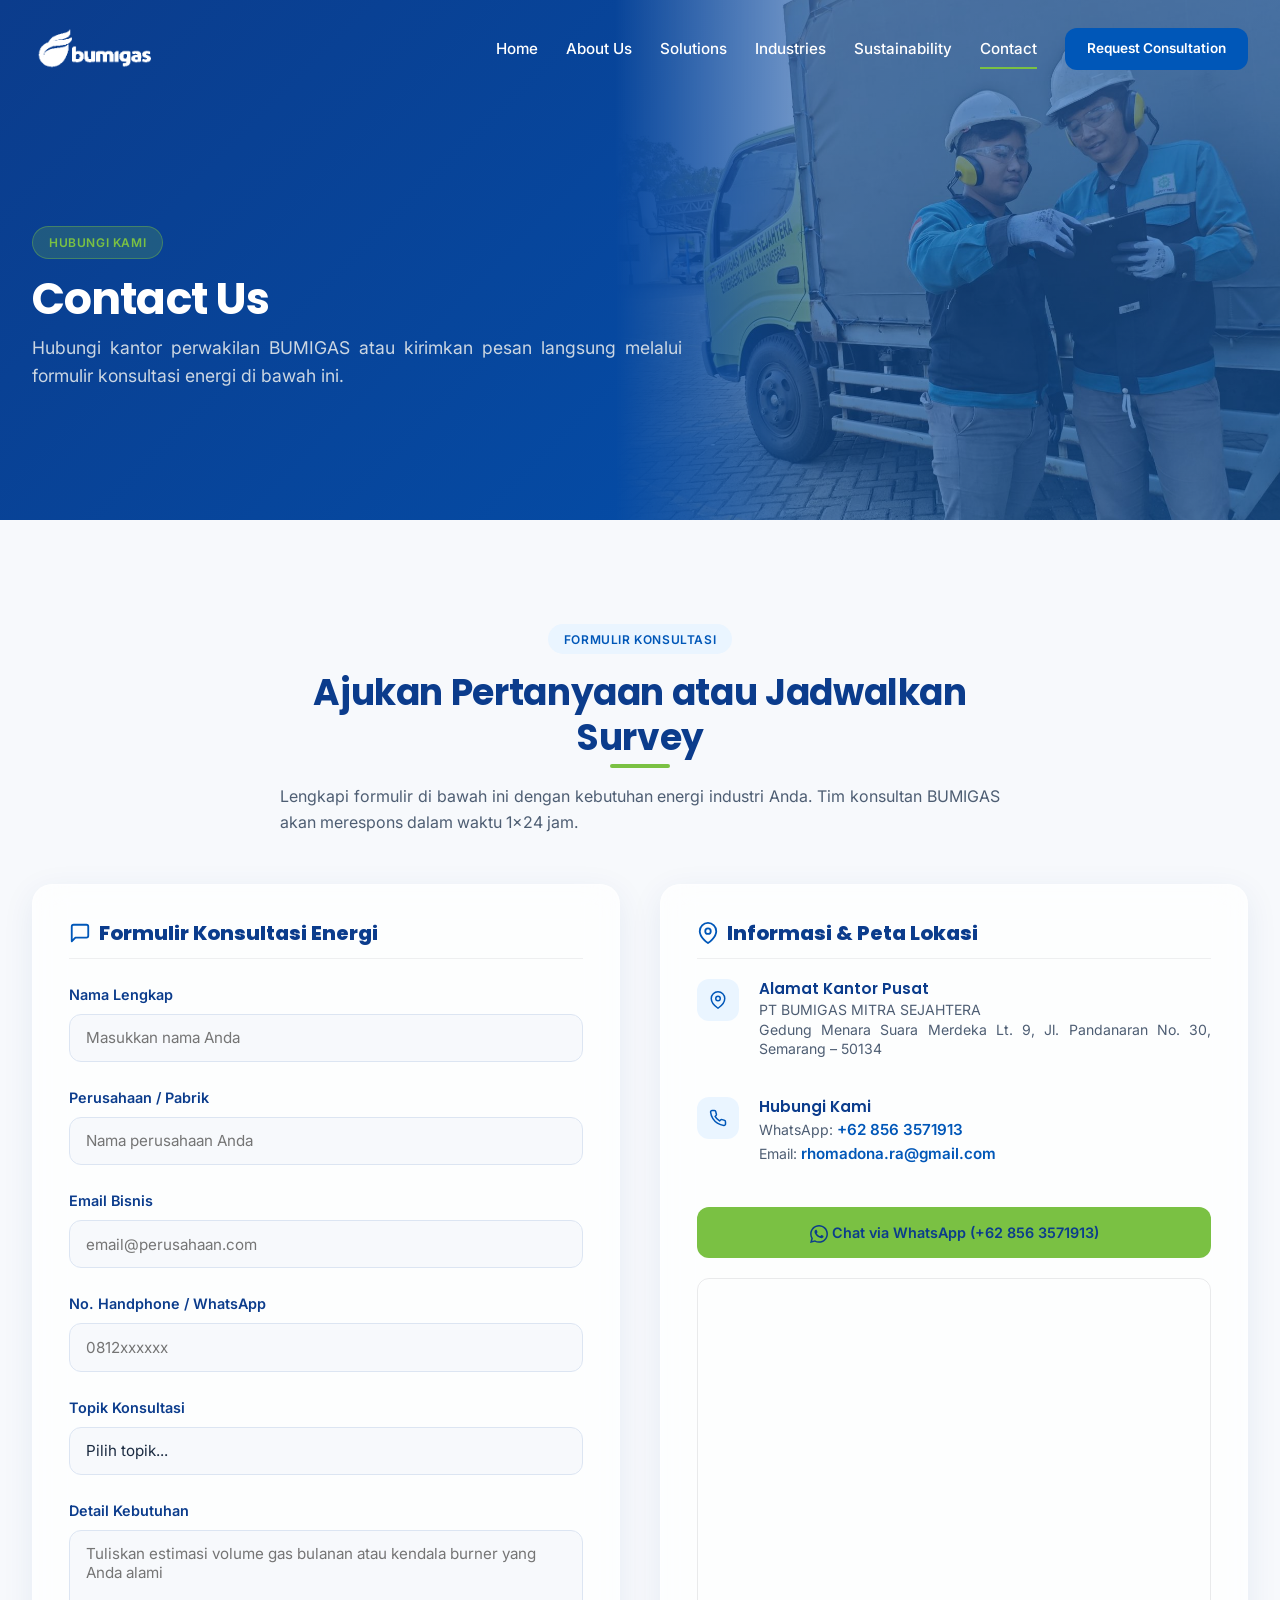
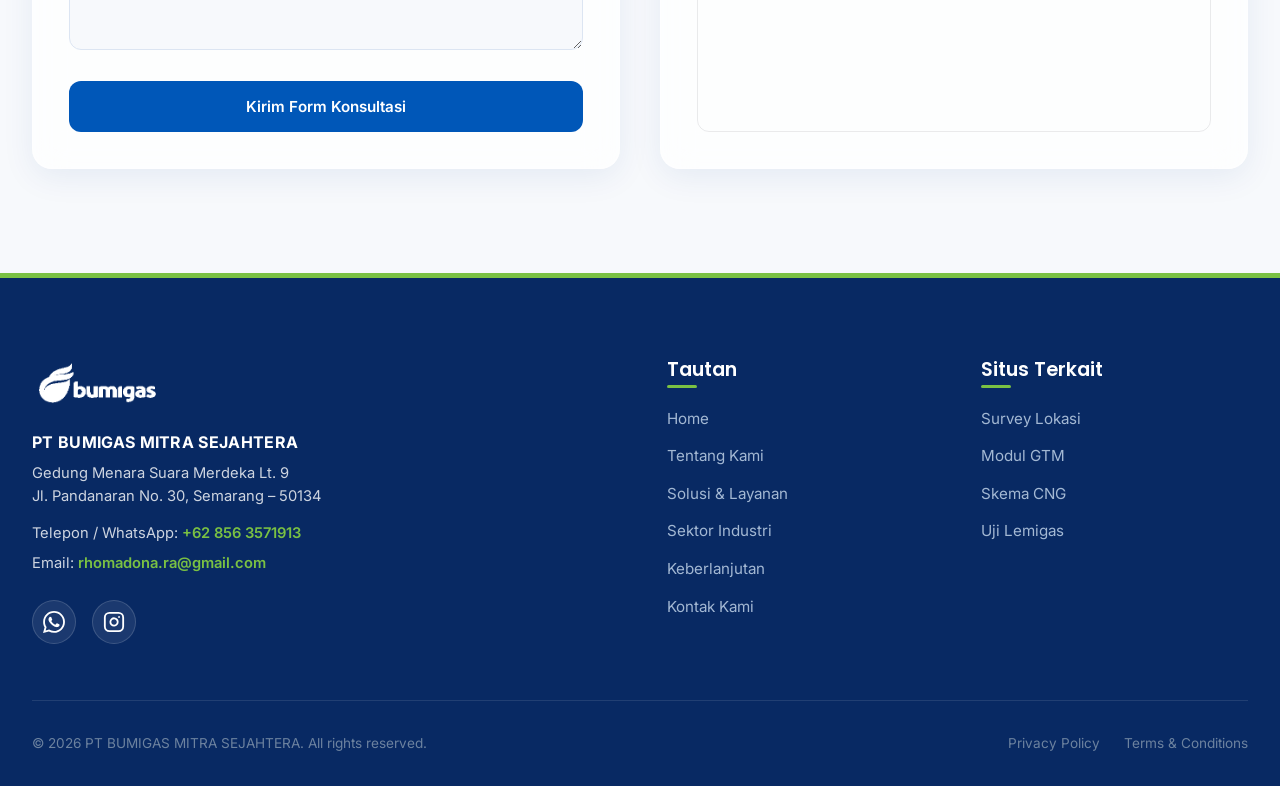
<file: contact.html>
<!DOCTYPE html>
<html lang="id">

<head>
  <meta charset="UTF-8">
  <meta name="viewport" content="width=device-width, initial-scale=1.0">
  <title>Hubungi Kami & Konsultasi CNG/PRS | PT Bumigas Mitra Sejahtera</title>
  <meta name="description"
    content="Hubungi PT Bumigas Mitra Sejahtera (Bumigas) untuk konsultasi gratis suplai energi Compressed Natural Gas (CNG), instalasi Pressure Reducing System (PRS), dan survey pabrik di Indonesia.">
  <meta name="keywords"
    content="PT Bumigas Mitra Sejahtera, bumigas mitra sejahtera, pt bumigas mtra sejahtera, bumigas, pt bumigas, kontak PT Bumigas, alamat PT Bumigas, kantor Bumigas, konsultasi CNG, survey PRS">
  <meta name="author" content="PT Bumigas Mitra Sejahtera">
  <meta name="robots" content="index, follow">

  <link rel="canonical" href="https://bumigas.id/contact.html">
    <link rel="icon" type="image/png" sizes="192x192" href="/assets/images/favicon.png">
  <link rel="shortcut icon" href="/favicon.ico">
  <link rel="apple-touch-icon" href="/assets/images/favicon.png">

  <!-- Open Graph -->
  <meta property="og:type" content="website">
  <meta property="og:url" content="https://bumigas.id/contact.html">
  <meta property="og:title" content="Hubungi Kami & Konsultasi CNG/PRS | PT Bumigas Mitra Sejahtera">
  <meta property="og:description" content="Layanan konsultasi dan pengajuan suplai energi CNG & instalasi PRS industri bersama PT Bumigas Mitra Sejahtera.">
  <meta property="og:image" content="https://bumigas.id/assets/images/logo.png">
  <meta property="og:site_name" content="PT Bumigas Mitra Sejahtera">

  <!-- Twitter Card -->
  <meta name="twitter:card" content="summary_large_image">
  <meta name="twitter:title" content="Hubungi Kami & Konsultasi CNG/PRS | PT Bumigas Mitra Sejahtera">
  <meta name="twitter:description" content="Konsultasi gratis suplai CNG & penawaran instalasi stasiun penurun tekanan PRS.">
  <meta name="twitter:image" content="https://bumigas.id/assets/images/logo.png">

  <!-- CSS Stylesheets -->
  <link rel="stylesheet" href="css/style.css">
  <link rel="stylesheet" href="css/components.css">
  <link rel="stylesheet" href="css/pages.css">

  <script type="application/ld+json">
  {
    "@context": "https://schema.org",
    "@type": "ContactPage",
    "name": "Hubungi PT Bumigas Mitra Sejahtera",
    "url": "https://bumigas.id/contact.html",
    "mainEntity": {
      "@type": "Corporation",
      "name": "PT Bumigas Mitra Sejahtera",
      "alternateName": ["bumigas mitra sejahtera", "pt bumigas mtra sejahtera", "bumigas", "PT Bumigas"],
      "url": "https://bumigas.id/",
      "address": {
        "@type": "PostalAddress",
        "streetAddress": "Gedung Menara Suara Merdeka Lt. 9, Jl. Pandanaran No. 30",
        "addressLocality": "Semarang",
        "addressRegion": "Jawa Tengah",
        "postalCode": "50134",
        "addressCountry": "ID"
      },
      "telephone": "+628563571913",
      "email": "rhomadona.ra@gmail.com"
    }
  }
  </script>
  <!-- Page-Specific Hero Styles -->
  <style>
    .contact-hero-banner {
      position: relative;
      min-height: 520px;
      padding-top: 10rem !important;
      padding-bottom: 4rem !important;
      display: flex !important;
      align-items: center !important;
      overflow: hidden !important;
      background-color: var(--color-secondary) !important;
      box-sizing: border-box;
    }

    .contact-hero-bg {
      position: absolute;
      right: 0;
      top: 0;
      height: 100%;
      width: 52%;
      background-image: url('assets/images/contact-hero.jpg');
      background-size: cover;
      background-position: center 25%;
      opacity: 0.45;
      z-index: 1;
      pointer-events: none;
      -webkit-mask-image: linear-gradient(to right, transparent 0%, rgba(0, 0, 0, 1) 30%);
      mask-image: linear-gradient(to right, transparent 0%, rgba(0, 0, 0, 1) 30%);
    }

    .contact-hero-content {
      position: relative;
      z-index: 3;
      max-width: 650px;
    }

    @media (max-width: 1024px) {
      .contact-hero-banner {
        min-height: auto !important;
        padding-top: 9rem !important;
        padding-bottom: 4rem !important;
      }

      .contact-hero-bg {
        width: 100% !important;
        opacity: 0.15 !important;
        -webkit-mask-image: none !important;
        mask-image: none !important;
      }
    }
  </style>
</head>

<body>

  <!-- Navigation Bar -->
  <header class="header transparent-theme" id="header">
    <div class="container nav-container">
      <a href="index.html" class="logo">
        <img src="assets/images/logo-white.png" alt="Bumigas Logo" class="logo-white">
        <img src="assets/images/logo.png" alt="Bumigas Logo" class="logo-color">
      </a>

      <nav class="nav-menu">
        <a href="index.html" class="nav-link">Home</a>
        <a href="about.html" class="nav-link">About Us</a>
        <a href="solutions.html" class="nav-link">Solutions</a>
        <a href="industries.html" class="nav-link">Industries</a>
        <a href="sustainability.html" class="nav-link">Sustainability</a>
        <a href="contact.html" class="nav-link active">Contact</a>
        <a href="contact.html#consultation" class="btn btn-primary btn-sm">Request Consultation</a>
      </nav>

      <button class="burger-menu" aria-label="Toggle Navigation">
        <span class="burger-line"></span>
        <span class="burger-line"></span>
        <span class="burger-line"></span>
      </button>
    </div>
  </header>

  <!-- Subpage Hero Banner -->
  <section class="subpage-hero contact-hero-banner">
    <div class="hero-overlay"></div>
    <div class="contact-hero-bg"></div>
    <div class="container">
      <div class="contact-hero-content">
        <span class="badge badge-accent" style="margin-bottom:0.75rem;">Hubungi Kami</span>
        <h1>Contact Us</h1>
        <p>Hubungi kantor perwakilan BUMIGAS atau kirimkan pesan langsung melalui formulir konsultasi energi di bawah ini.
        </p>
      </div>
    </div>
  </section>

  <!-- Section: Contact Form & Info -->
  <section class="section-padding bg-light" id="consultation">
    <div class="container">

      <!-- Centered Section Header -->
      <div style="text-align: center; max-width: 720px; margin: 0 auto 3rem auto;" class="reveal">
        <span class="badge" style="margin-bottom:1rem;">Formulir Konsultasi</span>
        <h2 class="with-underline-center">Ajukan Pertanyaan atau Jadwalkan Survey</h2>
        <p>Lengkapi formulir di bawah ini dengan kebutuhan energi industri Anda. Tim konsultan BUMIGAS akan merespons dalam waktu 1x24 jam.</p>
      </div>

      <div class="contact-layout" style="align-items: stretch;">

        <!-- Left Column: Form Card -->
        <div class="reveal-left" style="display: flex;">
          <form class="interactive-form glass-card form-card" style="width: 100%; display: flex; flex-direction: column; justify-content: space-between; padding: 2.25rem;">
            <div>
              <h3 style="font-size: 1.25rem; color: var(--color-secondary); font-weight: 800; margin-bottom: 1.5rem; display: flex; align-items: center; gap: 0.5rem; border-bottom: 1px solid rgba(0,0,0,0.06); padding-bottom: 0.75rem;">
                <span style="color: var(--color-primary); display: flex; align-items: center;"><svg width="22" height="22" viewBox="0 0 24 24" fill="none" stroke="currentColor" stroke-width="2" stroke-linecap="round" stroke-linejoin="round"><path d="M21 15a2 2 0 0 1-2 2H7l-4 4V5a2 2 0 0 1 2-2h14a2 2 0 0 1 2 2z"></path></svg></span>
                Formulir Konsultasi Energi
              </h3>

              <div class="form-group">
                <label class="form-label" for="ct_name">Nama Lengkap</label>
                <input type="text" id="ct_name" class="form-input" placeholder="Masukkan nama Anda" required>
              </div>

              <div class="form-group">
                <label class="form-label" for="ct_company">Perusahaan / Pabrik</label>
                <input type="text" id="ct_company" class="form-input" placeholder="Nama perusahaan Anda" required>
              </div>

              <div class="form-group">
                <label class="form-label" for="ct_email">Email Bisnis</label>
                <input type="email" id="ct_email" class="form-input" placeholder="email@perusahaan.com" required>
              </div>

              <div class="form-group">
                <label class="form-label" for="ct_phone">No. Handphone / WhatsApp</label>
                <input type="tel" id="ct_phone" class="form-input" placeholder="0812xxxxxx" required>
              </div>

              <div class="form-group">
                <label class="form-label" for="ct_subject">Topik Konsultasi</label>
                <select id="ct_subject" class="form-input" required style="-webkit-appearance:none; appearance:none;">
                  <option value="" disabled selected>Pilih topik...</option>
                  <option value="cng-supply">Pasokan Gas CNG Baru</option>
                  <option value="boiler-conversion">Konversi Boiler / Burner</option>
                  <option value="technical-survey">Survey Lokasi (PRS & Piping)</option>
                  <option value="partnership">Kerja Sama / Pengadaan</option>
                </select>
              </div>

              <div class="form-group" style="margin-bottom: 0;">
                <label class="form-label" for="ct_message">Detail Kebutuhan</label>
                <textarea id="ct_message" class="form-input" rows="3"
                  placeholder="Tuliskan estimasi volume gas bulanan atau kendala burner yang Anda alami"
                  required></textarea>
              </div>
            </div>

            <button type="submit" class="btn btn-primary form-submit" style="width: 100%; margin-top: 1.5rem;">Kirim Form Konsultasi</button>
          </form>
        </div>

        <!-- Right Column: Info Panel Card -->
        <div class="reveal-right" style="display: flex;">
          <div class="glass-card form-card" style="width: 100%; display: flex; flex-direction: column; padding: 2.25rem;">
            <h3 style="font-size: 1.25rem; color: var(--color-secondary); font-weight: 800; margin-bottom: 1.25rem; display: flex; align-items: center; gap: 0.5rem; border-bottom: 1px solid rgba(0,0,0,0.06); padding-bottom: 0.75rem; flex-shrink: 0;">
              <span style="color: var(--color-primary); display: flex; align-items: center;"><svg width="22" height="22" viewBox="0 0 24 24" fill="none" stroke="currentColor" stroke-width="2" stroke-linecap="round" stroke-linejoin="round"><path d="M21 10c0 7-9 13-9 13s-9-6-9-13a9 9 0 0 1 18 0z"></path><circle cx="12" cy="10" r="3"></circle></svg></span>
              Informasi & Peta Lokasi
            </h3>

            <div class="contact-info-list" style="gap: 1.1rem; margin-bottom: 1.25rem; flex-shrink: 0;">
              <div class="contact-info-item">
                <div class="contact-info-icon" style="width:42px; height:42px; flex-shrink:0;"><svg width="18" height="18" viewBox="0 0 24 24" fill="none" stroke="currentColor" stroke-width="2" stroke-linecap="round" stroke-linejoin="round"><path d="M21 10c0 7-9 13-9 13s-9-6-9-13a9 9 0 0 1 18 0z"></path><circle cx="12" cy="10" r="3"></circle></svg></div>
                <div class="contact-info-text">
                  <h4 style="font-size:0.95rem; margin-bottom:0.15rem;">Alamat Kantor Pusat</h4>
                  <p style="font-size:0.88rem; line-height:1.4;">PT BUMIGAS MITRA SEJAHTERA<br>Gedung Menara Suara Merdeka Lt. 9, Jl. Pandanaran No. 30, Semarang – 50134</p>
                </div>
              </div>

              <div class="contact-info-item">
                <div class="contact-info-icon" style="width:42px; height:42px; flex-shrink:0;"><svg width="18" height="18" viewBox="0 0 24 24" fill="none" stroke="currentColor" stroke-width="2" stroke-linecap="round" stroke-linejoin="round"><path d="M22 16.92v3a2 2 0 0 1-2.18 2 19.79 19.79 0 0 1-8.63-3.07 19.5 19.5 0 0 1-6-6 19.79 19.79 0 0 1-3.07-8.67A2 2 0 0 1 4.11 2h3a2 2 0 0 1 2 1.72 12.84 12.84 0 0 0 .7 2.81 2 2 0 0 1-.45 2.11L8.09 9.91a16 16 0 0 0 6 6l1.27-1.27a2 2 0 0 1 2.11-.45 12.84 12.84 0 0 0 2.81.7A2 2 0 0 1 22 16.92z"></path></svg></div>
                <div class="contact-info-text">
                  <h4 style="font-size:0.95rem; margin-bottom:0.15rem;">Hubungi Kami</h4>
                  <p style="font-size:0.88rem;">WhatsApp: <a href="https://wa.me/628563571913" target="_blank" style="color:var(--color-primary); font-weight:600;">+62 856 3571913</a><br>Email: <a href="mailto:rhomadona.ra@gmail.com" style="color:var(--color-primary); font-weight:600;">rhomadona.ra@gmail.com</a></p>
                </div>
              </div>
            </div>

            <!-- WhatsApp Link -->
            <a href="https://wa.me/628563571913?text=Halo%20Bumigas,%20saya%20ingin%20berkonsultasi%20/%20pesan%20produk."
              target="_blank" class="btn btn-accent"
              style="width:100%; display:flex; gap:0.5rem; justify-content:center; margin-bottom: 1.25rem; font-size:0.9rem; padding:0.75rem 1rem; flex-shrink: 0;">
              <span><svg width="18" height="18" viewBox="0 0 24 24" fill="currentColor" style="display:inline-block; vertical-align:middle;"><path d="M.057 24l1.687-6.163c-1.041-1.804-1.588-3.849-1.587-5.946.003-6.556 5.338-11.891 11.893-11.891 3.181.001 6.167 1.24 8.413 3.488 2.245 2.248 3.481 5.236 3.48 8.414-.003 6.557-5.338 11.892-11.893 11.892-1.99-.001-3.951-.5-5.688-1.448l-6.205 1.654zm6.597-3.807c1.676.995 3.276 1.591 5.392 1.592 5.448 0 9.886-4.434 9.889-9.885.002-5.462-4.415-9.89-9.881-9.892-5.452 0-9.887 4.434-9.889 9.884-.001 2.225.651 3.891 1.746 5.634l-.999 3.648 3.742-.981zm11.387-5.464c-.074-.124-.272-.198-.57-.347-.297-.149-1.758-.868-2.031-.967-.272-.099-.47-.149-.669.149-.198.297-.768.967-.941 1.165-.173.198-.347.223-.644.074-.297-.149-1.255-.462-2.39-1.475-.883-.788-1.48-1.761-1.653-2.059-.173-.297-.018-.458.13-.606.134-.133.297-.347.446-.521.151-.172.2-.296.3-.495.099-.198.05-.372-.025-.521-.075-.148-.669-1.611-.916-2.206-.242-.579-.487-.501-.669-.51l-.57-.01c-.198 0-.52.074-.792.372s-1.04 1.016-1.04 2.479 1.065 2.876 1.213 3.074c.149.198 2.095 3.2 5.076 4.487.709.306 1.263.489 1.694.626.712.226 1.36.194 1.872.118.571-.085 1.758-.719 2.006-1.413.248-.695.248-1.29.173-1.414z"/></svg> Chat via WhatsApp (+62 856 3571913)</span>
            </a>

            <!-- Seamless Full Height Map Container -->
            <div class="map-container" style="flex: 1; min-height: 250px; border-radius: var(--radius-md); overflow: hidden; border: 1px solid rgba(0,0,0,0.08);">
              <iframe
                src="https://www.google.com/maps/embed?pb=!1m18!1m12!1m3!1d4970.872691494771!2d110.4131522!3d-6.9860213!2m3!1f0!2f0!3f0!3m2!1i1024!2i768!4f13.1!3m3!1m2!1s0x2e708b4558eeba51%3A0xb7aa9eb9e8fe737b!2sMenara%20Suara%20Merdeka!5e1!3m2!1sen!2sid!4v1784691966456!5m2!1sen!2sid"
                allowfullscreen="" loading="lazy" referrerpolicy="strict-origin-when-cross-origin" style="width: 100%; height: 100%; min-height: 100%; border: 0; display: block;"></iframe>
            </div>
          </div>
        </div>

      </div>
    </div>
  </section>

    <!-- Footer -->
  <footer class="footer">
    <div class="container">
      <div class="footer-grid">
        <div class="footer-brand">
          <img src="assets/images/logo-white.png" alt="PT BUMIGAS MITRA SEJAHTERA Logo" class="logo" style="height: 52px; margin-bottom: 1.25rem;">
          
          <p style="margin-bottom: 0.4rem; color: #ffffff; font-weight: 700; font-size: 1rem; letter-spacing: 0.02em;">PT BUMIGAS MITRA SEJAHTERA</p>
          <p style="margin-bottom: 0.85rem; color: rgba(255, 255, 255, 0.8); font-size: 0.92rem; line-height: 1.6;">
            Gedung Menara Suara Merdeka Lt. 9<br>
            Jl. Pandanaran No. 30, Semarang &ndash; 50134
          </p>
          <p style="margin-bottom: 0.4rem; color: rgba(255, 255, 255, 0.8); font-size: 0.92rem;">
            Telepon / WhatsApp: <a href="https://wa.me/628563571913" target="_blank" style="color: var(--color-accent); font-weight: 600;">+62 856 3571913</a>
          </p>
          <p style="margin-bottom: 1.5rem; color: rgba(255, 255, 255, 0.8); font-size: 0.92rem;">
            Email: <a href="mailto:rhomadona.ra@gmail.com" style="color: var(--color-accent); font-weight: 600;">rhomadona.ra@gmail.com</a>
          </p>

          <div class="social-links" style="display: flex; gap: 1rem; align-items: center; margin-top: 1rem;">
            <a href="https://wa.me/628563571913" target="_blank" class="social-icon" aria-label="WhatsApp" title="WhatsApp (+62 856 3571913)">
              <svg width="22" height="22" viewBox="0 0 24 24" fill="currentColor" style="display:inline-block; vertical-align:middle;"><path d="M.057 24l1.687-6.163c-1.041-1.804-1.588-3.849-1.587-5.946.003-6.556 5.338-11.891 11.893-11.891 3.181.001 6.167 1.24 8.413 3.488 2.245 2.248 3.481 5.236 3.48 8.414-.003 6.557-5.338 11.892-11.893 11.892-1.99-.001-3.951-.5-5.688-1.448l-6.205 1.654zm6.597-3.807c1.676.995 3.276 1.591 5.392 1.592 5.448 0 9.886-4.434 9.889-9.885.002-5.462-4.415-9.89-9.881-9.892-5.452 0-9.887 4.434-9.889 9.884-.001 2.225.651 3.891 1.746 5.634l-.999 3.648 3.742-.981zm11.387-5.464c-.074-.124-.272-.198-.57-.347-.297-.149-1.758-.868-2.031-.967-.272-.099-.47-.149-.669.149-.198.297-.768.967-.941 1.165-.173.198-.347.223-.644.074-.297-.149-1.255-.462-2.39-1.475-.883-.788-1.48-1.761-1.653-2.059-.173-.297-.018-.458.13-.606.134-.133.297-.347.446-.521.151-.172.2-.296.3-.495.099-.198.05-.372-.025-.521-.075-.148-.669-1.611-.916-2.206-.242-.579-.487-.501-.669-.51l-.57-.01c-.198 0-.52.074-.792.372s-1.04 1.016-1.04 2.479 1.065 2.876 1.213 3.074c.149.198 2.095 3.2 5.076 4.487.709.306 1.263.489 1.694.626.712.226 1.36.194 1.872.118.571-.085 1.758-.719 2.006-1.413.248-.695.248-1.29.173-1.414z"/></svg>
            </a>
            <a href="https://www.instagram.com/bumigas.id/" target="_blank" class="social-icon" aria-label="Instagram" title="Instagram (@bumigas.id)">
              <svg width="22" height="22" viewBox="0 0 24 24" fill="none" stroke="currentColor" stroke-width="2" stroke-linecap="round" stroke-linejoin="round"><rect x="2" y="2" width="20" height="20" rx="5" ry="5"></rect><path d="M16 11.37A4 4 0 1 1 12.63 8 4 4 0 0 1 16 11.37z"></path><line x1="17.5" y1="6.5" x2="17.51" y2="6.5"></line></svg>
            </a>
          </div>
        </div>

        <div>
          <h3>Tautan</h3>
          <ul class="footer-links">
            <li><a href="index.html">Home</a></li>
            <li><a href="about.html">Tentang Kami</a></li>
            <li><a href="solutions.html">Solusi & Layanan</a></li>
            <li><a href="industries.html">Sektor Industri</a></li>
            <li><a href="sustainability.html">Keberlanjutan</a></li>
            <li><a href="contact.html">Kontak Kami</a></li>
          </ul>
        </div>

        <div>
          <h3>Situs Terkait</h3>
          <ul class="footer-links">
            <li><a href="contact.html#consultation">Survey Lokasi</a></li>
            <li><a href="solutions.html#gtm-module">Modul GTM</a></li>
            <li><a href="solutions.html#skema-distribusi">Skema CNG</a></li>
            <li><a href="industries.html#chromatograph">Uji Lemigas</a></li>
          </ul>
        </div>
      </div>

      <div class="footer-bottom">
        <div class="copyright">
          &copy; 2026 PT BUMIGAS MITRA SEJAHTERA. All rights reserved.
        </div>
        <div class="footer-bottom-links">
          <a href="#">Privacy Policy</a>
          <a href="#">Terms & Conditions</a>
        </div>
      </div>
    </div>
  </footer>

  <!-- Back to Top Button -->
  <button class="back-to-top" aria-label="Back to top">↑</button>

  <!-- JS Controller -->
  <script src="js/main.js"></script>
</body>

</html>
</file>
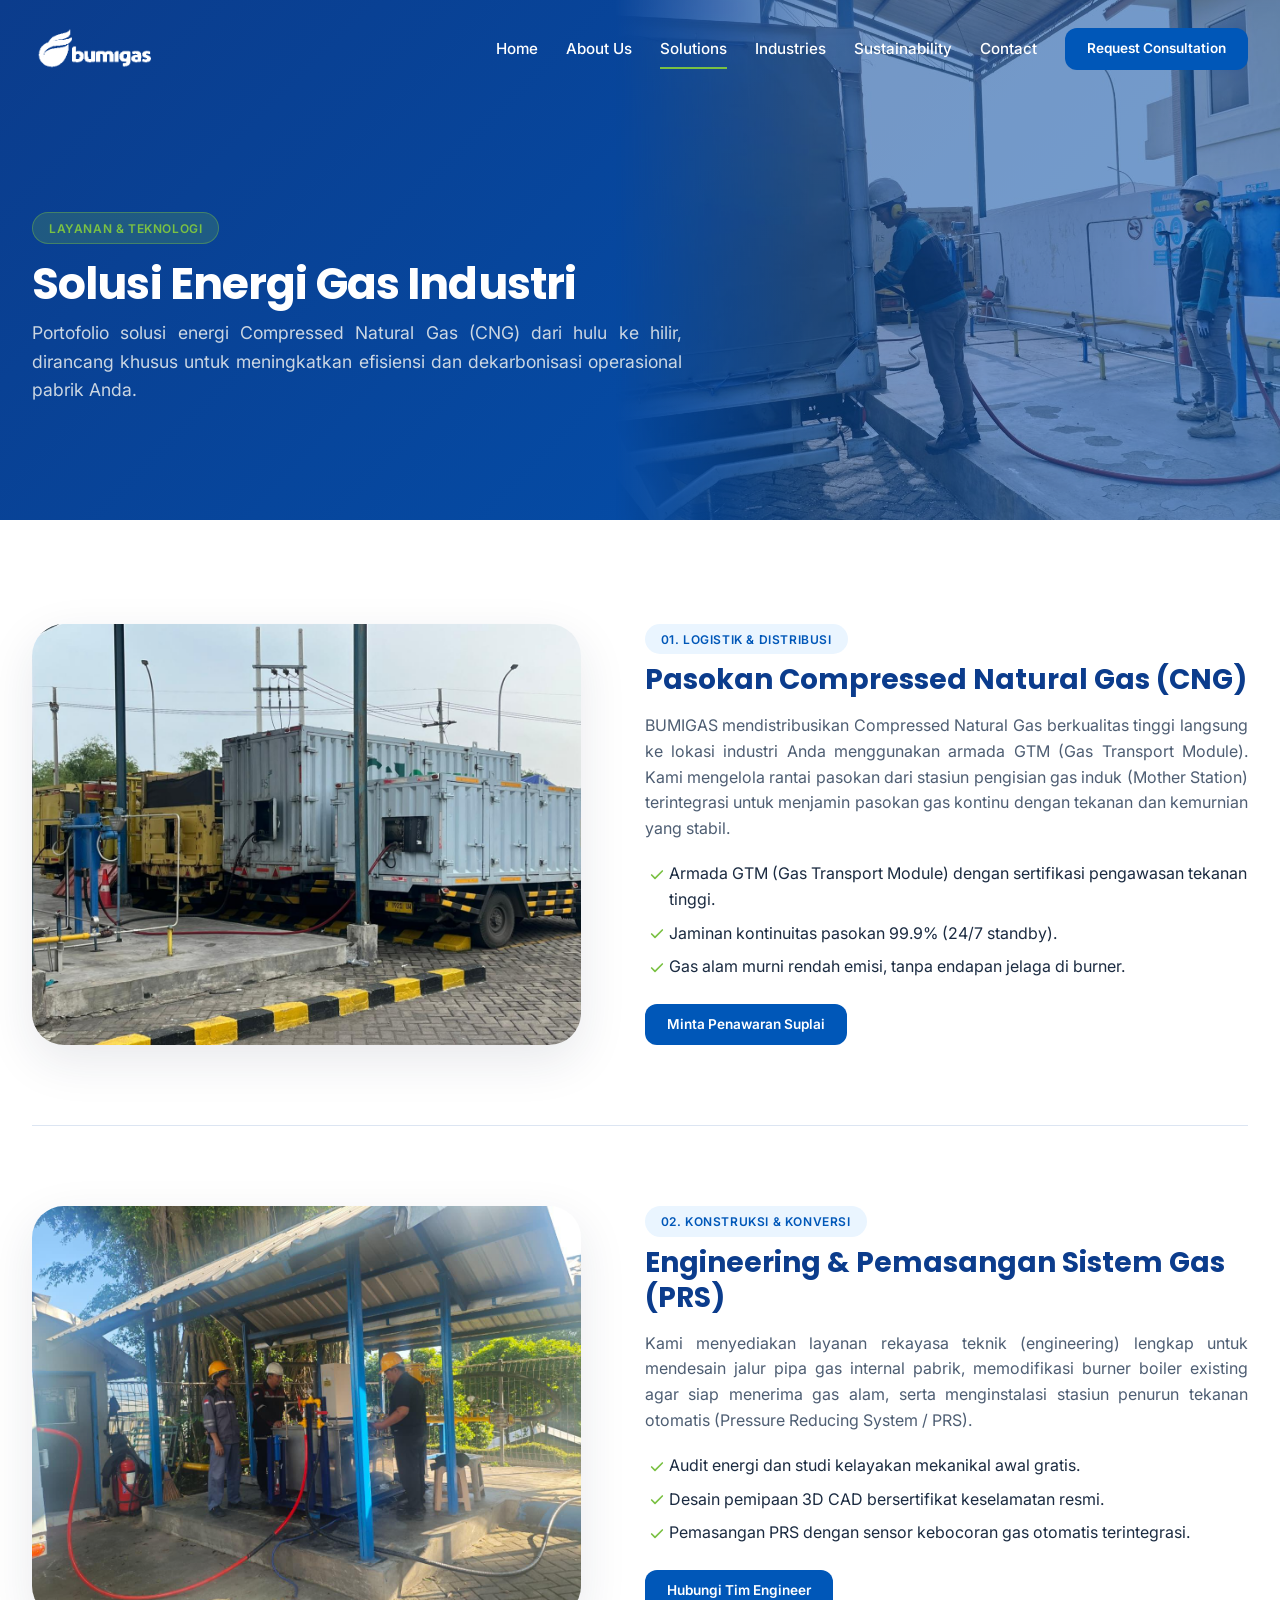
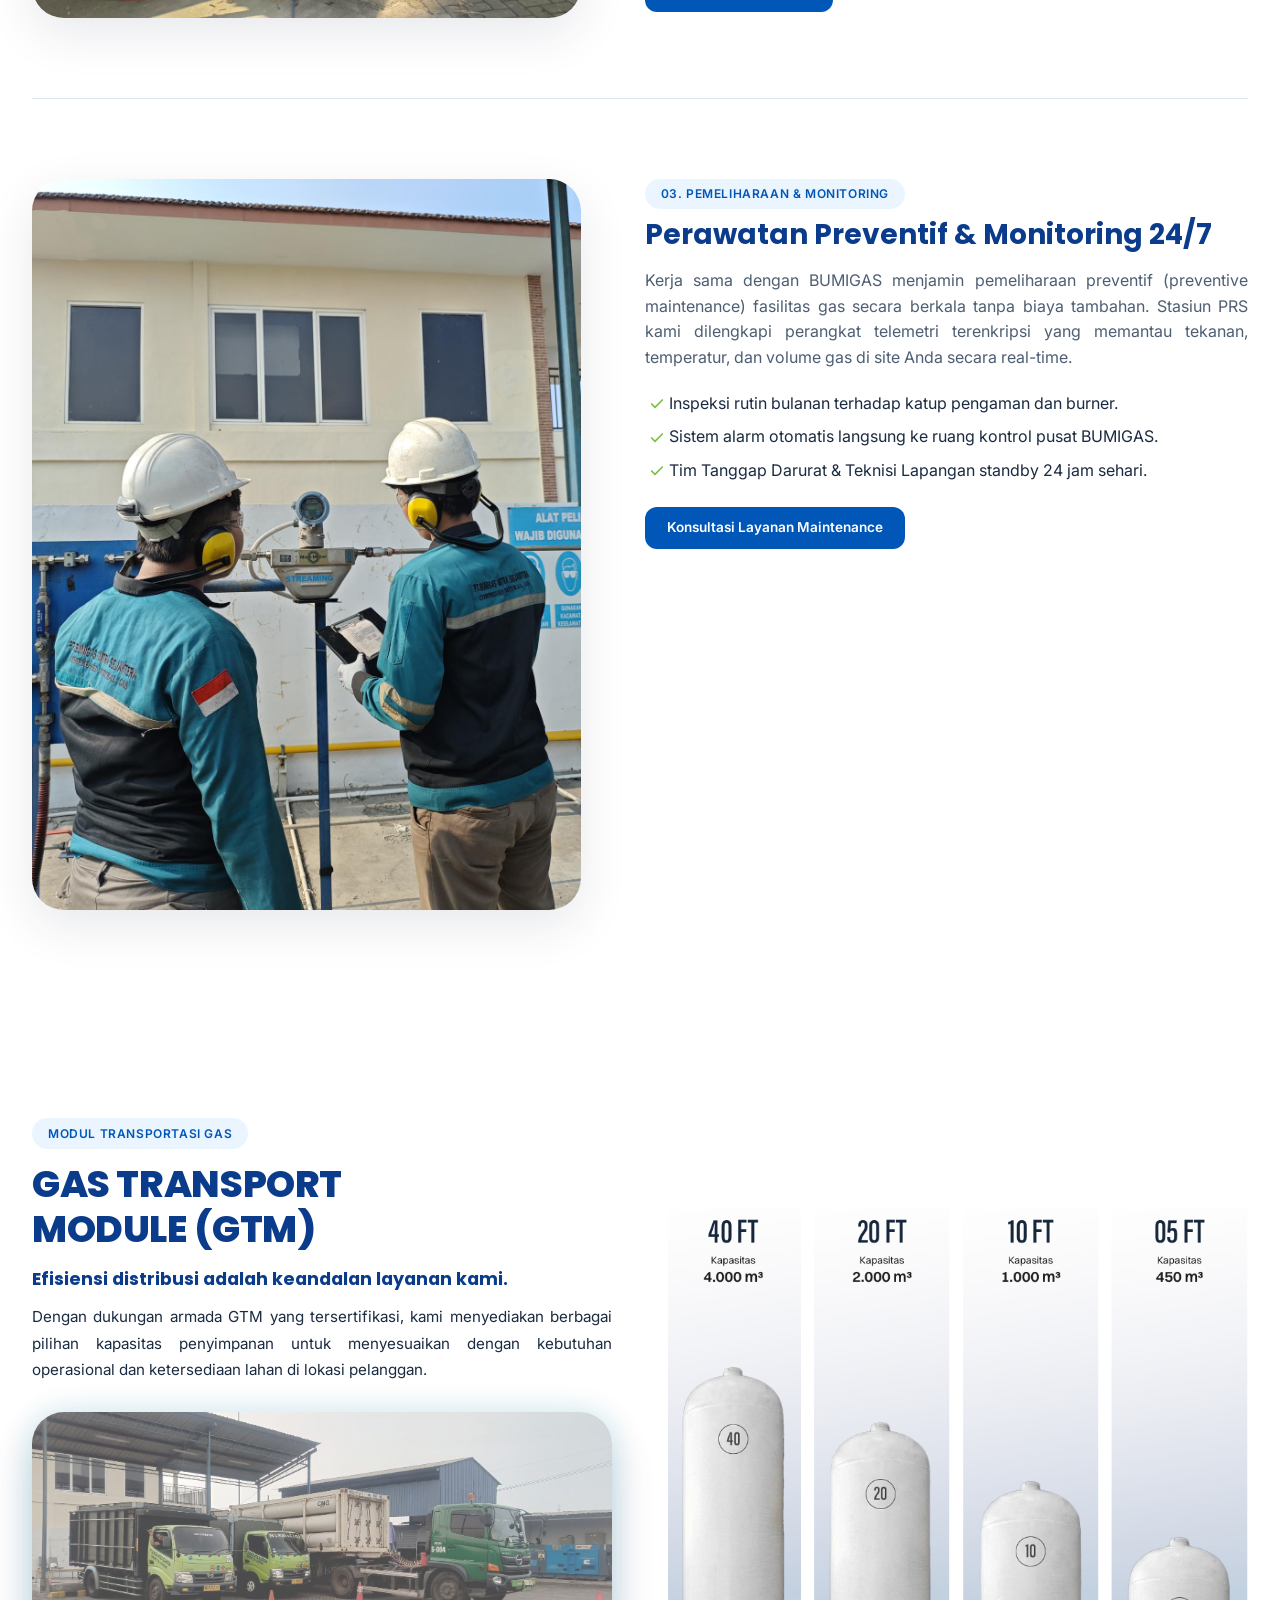
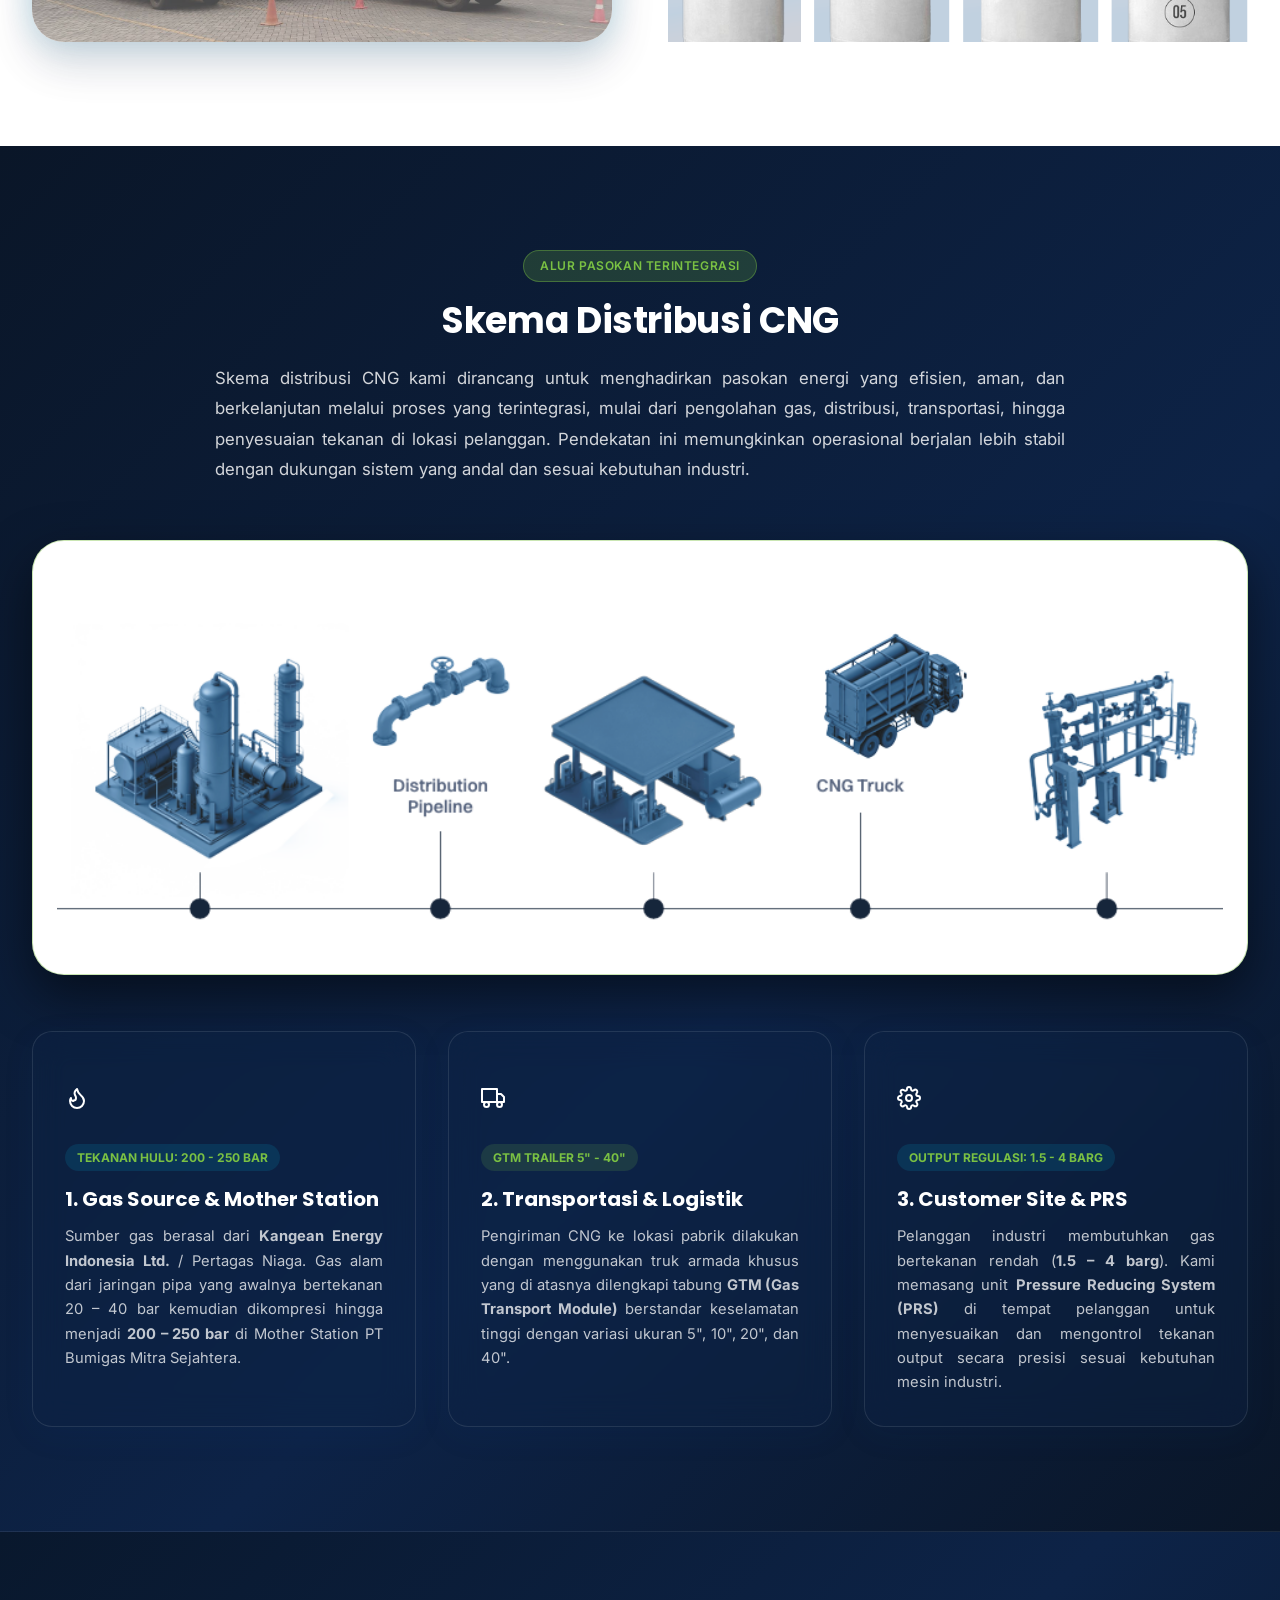
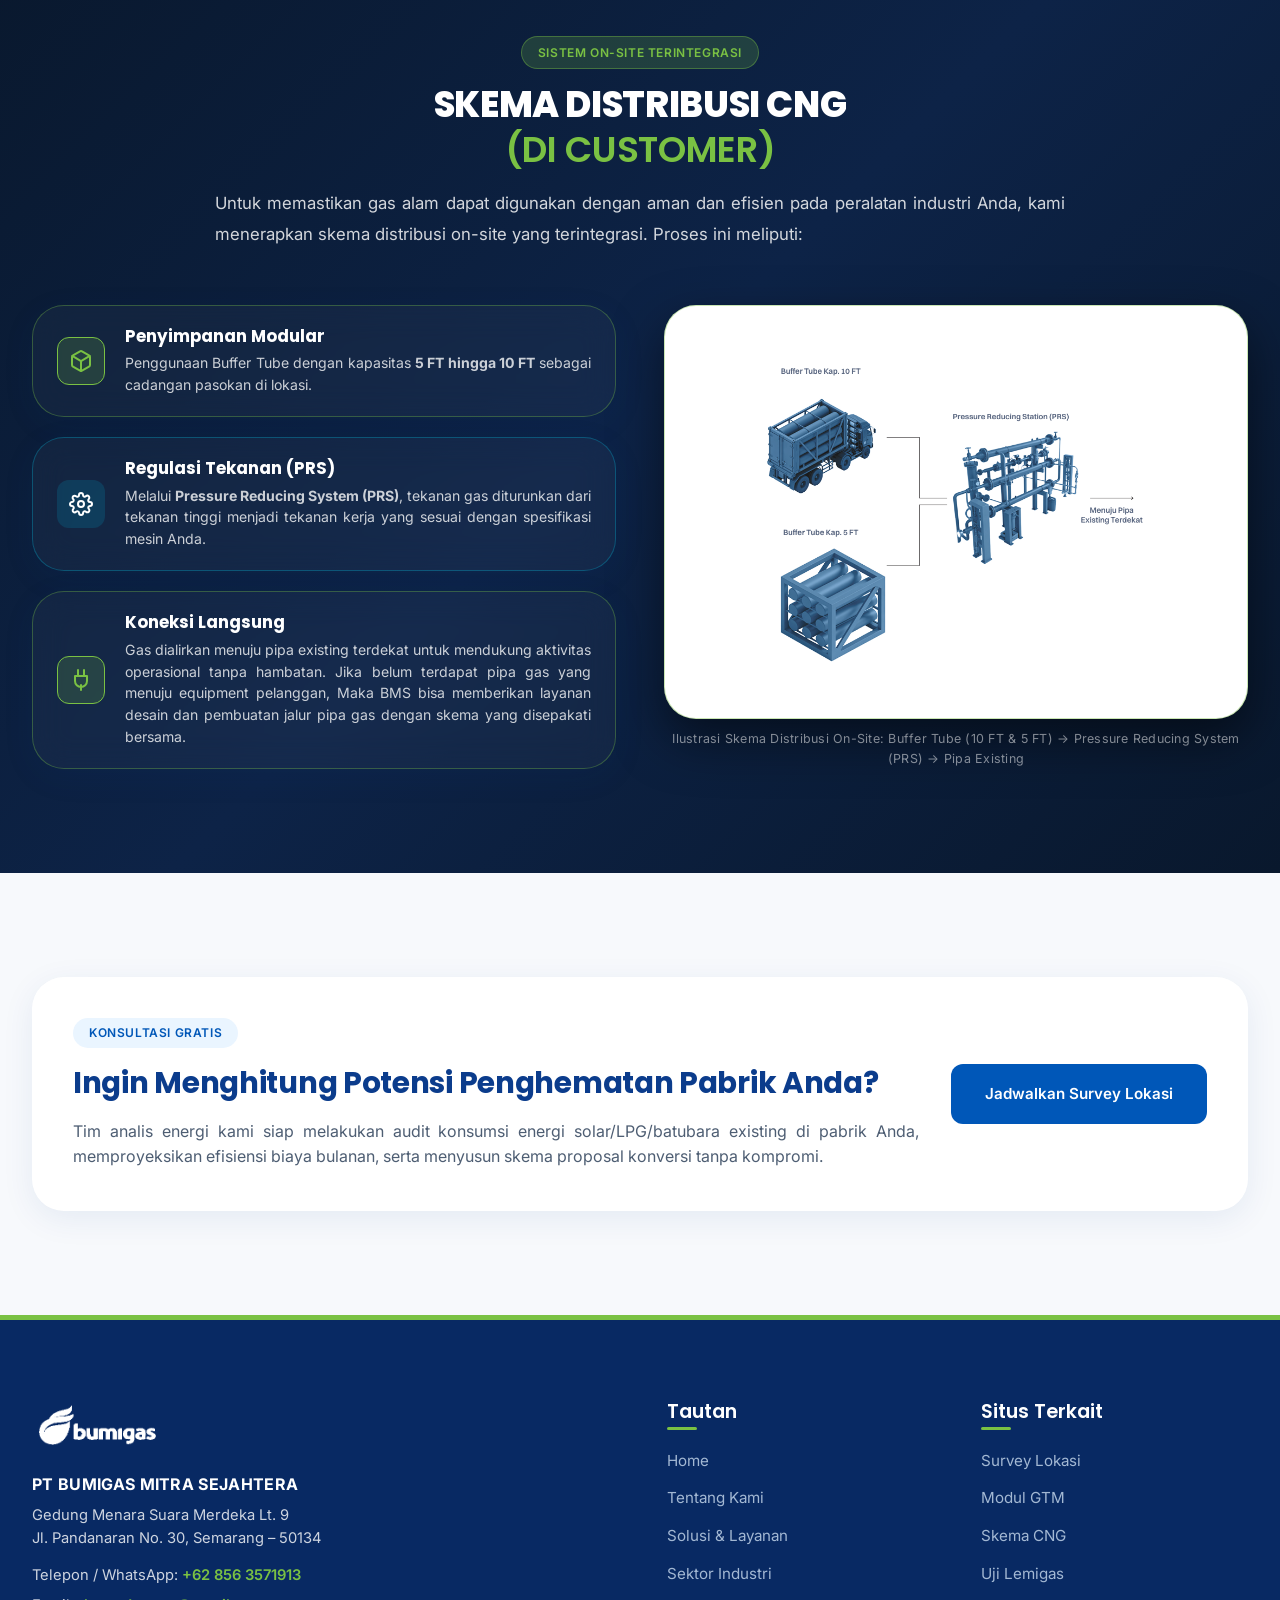
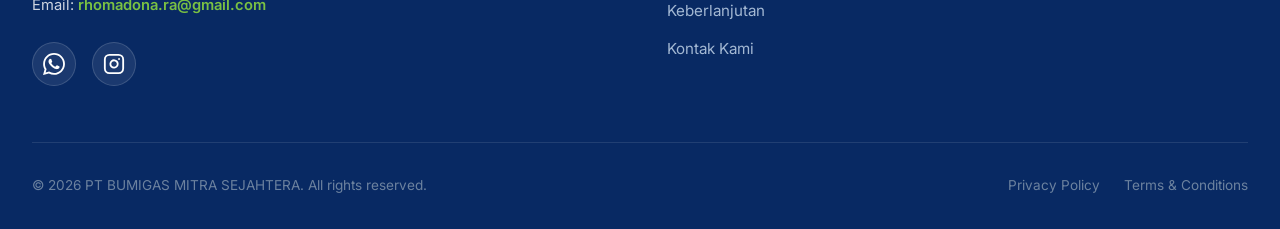
<file: solutions.html>
<!DOCTYPE html>
<html lang="id">

<head>
  <meta charset="UTF-8">
  <meta name="viewport" content="width=device-width, initial-scale=1.0">
  <title>Solusi Energi CNG & Instalasi PRS | PT Bumigas Mitra Sejahtera</title>
  <meta name="description"
    content="Layanan lengkap PT Bumigas Mitra Sejahtera (Bumigas): Suplai Compressed Natural Gas (CNG), Instalasi Pressure Reducing System (PRS), pemeliharaan burner, & monitoring IoT telemetri 24/7.">
  <meta name="keywords"
    content="PT Bumigas Mitra Sejahtera, bumigas mitra sejahtera, pt bumigas mtra sejahtera, bumigas, pt bumigas, CNG, PRS, Compressed Natural Gas, Pressure Reducing System, instalasi PRS, pengadaan CNG, gas industri">
  <meta name="author" content="PT Bumigas Mitra Sejahtera">
  <meta name="robots" content="index, follow">

  <link rel="canonical" href="https://bumigas.id/solutions.html">
    <link rel="icon" type="image/png" sizes="192x192" href="/assets/images/favicon.png">
  <link rel="shortcut icon" href="/favicon.ico">
  <link rel="apple-touch-icon" href="/assets/images/favicon.png">

  <!-- Open Graph -->
  <meta property="og:type" content="website">
  <meta property="og:url" content="https://bumigas.id/solutions.html">
  <meta property="og:title" content="Solusi Energi CNG & Instalasi PRS | PT Bumigas Mitra Sejahtera">
  <meta property="og:description" content="Layanan terlengkap Compressed Natural Gas (CNG) dan sistem instalasi stasiun penurun tekanan Pressure Reducing System (PRS) oleh PT Bumigas Mitra Sejahtera.">
  <meta property="og:image" content="https://bumigas.id/assets/images/logo.png">
  <meta property="og:site_name" content="PT Bumigas Mitra Sejahtera">

  <!-- Twitter Card -->
  <meta name="twitter:card" content="summary_large_image">
  <meta name="twitter:title" content="Solusi Energi CNG & Instalasi PRS | PT Bumigas Mitra Sejahtera">
  <meta name="twitter:description" content="Suplai CNG & Instalasi stasiun PRS teruji untuk efisiensi bahan bakar industri di Indonesia.">
  <meta name="twitter:image" content="https://bumigas.id/assets/images/logo.png">

  <!-- CSS Stylesheets -->
  <link rel="stylesheet" href="css/style.css">
  <link rel="stylesheet" href="css/components.css">
  <link rel="stylesheet" href="css/pages.css">

  <script type="application/ld+json">
  {
    "@context": "https://schema.org",
    "@type": "Service",
    "serviceType": "Industrial Gas Supply & Pressure Reducing System Installation",
    "provider": {
      "@type": "Corporation",
      "name": "PT Bumigas Mitra Sejahtera",
      "alternateName": ["bumigas mitra sejahtera", "pt bumigas mtra sejahtera", "bumigas", "PT Bumigas"],
      "url": "https://bumigas.id/"
    },
    "hasOfferCatalog": {
      "@type": "OfferCatalog",
      "name": "Solusi CNG & PRS PT Bumigas Mitra Sejahtera",
      "itemListElement": [
        {
          "@type": "Offer",
          "itemOffered": {
            "@type": "Service",
            "name": "Compressed Natural Gas (CNG) Supply",
            "description": "Pengiriman energi gas alam terkompresi CNG untuk industri."
          }
        },
        {
          "@type": "Offer",
          "itemOffered": {
            "@type": "Service",
            "name": "Pressure Reducing System (PRS) Installation & Maintenance",
            "description": "Instalasi dan perawatan stasiun penurun tekanan gas PRS berstandar internasional."
          }
        }
      ]
    }
  }
  </script>
  <!-- Page-Specific Hero Styles -->
  <style>
    .solutions-hero-banner {
      position: relative;
      min-height: 520px;
      padding-top: 10rem !important;
      padding-bottom: 4rem !important;
      display: flex !important;
      align-items: center !important;
      overflow: hidden !important;
      background-color: var(--color-secondary) !important;
      box-sizing: border-box;
    }

    .solutions-hero-bg {
      position: absolute;
      right: 0;
      top: 0;
      height: 100%;
      width: 52%;
      background-image: url('assets/images/solutions-hero.jpg');
      background-size: cover;
      background-position: center center;
      opacity: 0.45;
      z-index: 1;
      pointer-events: none;
      -webkit-mask-image: linear-gradient(to right, transparent 0%, rgba(0, 0, 0, 1) 30%);
      mask-image: linear-gradient(to right, transparent 0%, rgba(0, 0, 0, 1) 30%);
    }

    .solutions-hero-content {
      position: relative;
      z-index: 3;
      max-width: 650px;
    }

    @media (max-width: 1024px) {
      .solutions-hero-banner {
        min-height: auto !important;
        padding-top: 9rem !important;
        padding-bottom: 4rem !important;
      }

      .solutions-hero-bg {
        width: 100% !important;
        opacity: 0.15 !important;
      }

      .solutions-hero-content {
        max-width: 100% !important;
      }
    }

    @media (max-width: 576px) {
      .solutions-hero-banner {
        padding-top: 8rem !important;
        padding-bottom: 3rem !important;
      }
    }
  </style>
</head>

<body>

  <!-- Navigation Bar -->
  <header class="header transparent-theme" id="header">
    <div class="container nav-container">
      <a href="index.html" class="logo">
        <img src="assets/images/logo-white.png" alt="Bumigas Logo" class="logo-white">
        <img src="assets/images/logo.png" alt="Bumigas Logo" class="logo-color">
      </a>

      <nav class="nav-menu">
        <a href="index.html" class="nav-link">Home</a>
        <a href="about.html" class="nav-link">About Us</a>
        <a href="solutions.html" class="nav-link active">Solutions</a>
        <a href="industries.html" class="nav-link">Industries</a>
        <a href="sustainability.html" class="nav-link">Sustainability</a>
        <a href="contact.html" class="nav-link">Contact</a>
        <a href="contact.html#consultation" class="btn btn-primary btn-sm">Request Consultation</a>
      </nav>

      <button class="burger-menu" aria-label="Toggle Navigation">
        <span class="burger-line"></span>
        <span class="burger-line"></span>
        <span class="burger-line"></span>
      </button>
    </div>
  </header>

  <!-- Subpage Hero Banner -->
  <section class="subpage-hero solutions-hero-banner">
    <div class="hero-overlay"></div>

    <!-- Right Background Image -->
    <div class="solutions-hero-bg"></div>

    <div class="container">
      <div class="solutions-hero-content">
        <span class="badge badge-accent" style="margin-bottom:0.75rem;">Layanan & Teknologi</span>
        <h1>Solusi Energi Gas Industri</h1>
        <p>Portofolio solusi energi Compressed Natural Gas (CNG) dari hulu ke hilir, dirancang khusus untuk meningkatkan
          efisiensi dan dekarbonisasi operasional pabrik Anda.</p>
      </div>
    </div>
  </section>

  <!-- Section: Detailed Solutions list -->
  <section class="section-padding">
    <div class="container">
      <div style="display:flex; flex-direction:column; gap:5rem;">

        <!-- Solution 1: CNG Supply -->
        <div class="about-grid reveal">
          <div class="about-image">
            <img src="assets/images/WhatsApp Image 2026-07-21 at 06.24.38 (2).jpeg" alt="CNG Supply Logistics">
          </div>
          <div class="about-content">
            <span class="badge" style="margin-bottom:0.5rem;">01. Logistik & Distribusi</span>
            <h3 style="font-size:1.75rem; color:var(--color-secondary); margin-bottom:1rem;">Pasokan Compressed Natural
              Gas (CNG)</h3>
            <p>
              BUMIGAS mendistribusikan Compressed Natural Gas berkualitas tinggi langsung ke lokasi industri Anda
              menggunakan armada GTM (Gas Transport Module). Kami mengelola rantai pasokan dari stasiun pengisian gas
              induk
              (Mother Station) terintegrasi untuk menjamin pasokan gas kontinu dengan tekanan dan kemurnian yang stabil.
            </p>
            <ul style="padding-left:1.5rem; display:flex; flex-direction:column; gap:0.5rem; margin-bottom:1.5rem;">
              <li style="position:relative; list-style:none;"><span
                  style="color:var(--color-accent); position:absolute; left:-1.25rem;"><svg width="16" height="16"
                    viewBox="0 0 24 24" fill="none" stroke="currentColor" stroke-width="2.5" stroke-linecap="round"
                    stroke-linejoin="round" style="display:inline-block; vertical-align:middle; width:1em; height:1em;">
                    <polyline points="20 6 9 17 4 12"></polyline>
                  </svg></span> Armada GTM (Gas Transport Module) dengan
                sertifikasi pengawasan tekanan tinggi.</li>
              <li style="position:relative; list-style:none;"><span
                  style="color:var(--color-accent); position:absolute; left:-1.25rem;"><svg width="16" height="16"
                    viewBox="0 0 24 24" fill="none" stroke="currentColor" stroke-width="2.5" stroke-linecap="round"
                    stroke-linejoin="round" style="display:inline-block; vertical-align:middle; width:1em; height:1em;">
                    <polyline points="20 6 9 17 4 12"></polyline>
                  </svg></span> Jaminan kontinuitas
                pasokan 99.9% (24/7 standby).</li>
              <li style="position:relative; list-style:none;"><span
                  style="color:var(--color-accent); position:absolute; left:-1.25rem;"><svg width="16" height="16"
                    viewBox="0 0 24 24" fill="none" stroke="currentColor" stroke-width="2.5" stroke-linecap="round"
                    stroke-linejoin="round" style="display:inline-block; vertical-align:middle; width:1em; height:1em;">
                    <polyline points="20 6 9 17 4 12"></polyline>
                  </svg></span> Gas alam murni rendah
                emisi, tanpa endapan jelaga di burner.</li>
            </ul>
            <a href="contact.html#consultation" class="btn btn-primary btn-sm">Minta Penawaran Suplai</a>
          </div>
        </div>

        <hr style="border:none; border-top:1px solid var(--color-border);">

        <!-- Solution 2: Engineering & Installation -->
        <div class="about-grid reveal">
          <div class="about-content" style="order: 2;">
            <span class="badge" style="margin-bottom:0.5rem;">02. Konstruksi & Konversi</span>
            <h3 style="font-size:1.75rem; color:var(--color-secondary); margin-bottom:1rem;">Engineering & Pemasangan
              Sistem Gas (PRS)</h3>
            <p>
              Kami menyediakan layanan rekayasa teknik (engineering) lengkap untuk mendesain jalur pipa gas internal
              pabrik, memodifikasi burner boiler existing agar siap menerima gas alam, serta menginstalasi stasiun
              penurun tekanan otomatis (Pressure Reducing System / PRS).
            </p>
            <ul style="padding-left:1.5rem; display:flex; flex-direction:column; gap:0.5rem; margin-bottom:1.5rem;">
              <li style="position:relative; list-style:none;"><span
                  style="color:var(--color-accent); position:absolute; left:-1.25rem;"><svg width="16" height="16"
                    viewBox="0 0 24 24" fill="none" stroke="currentColor" stroke-width="2.5" stroke-linecap="round"
                    stroke-linejoin="round" style="display:inline-block; vertical-align:middle; width:1em; height:1em;">
                    <polyline points="20 6 9 17 4 12"></polyline>
                  </svg></span> Audit energi dan studi
                kelayakan mekanikal awal gratis.</li>
              <li style="position:relative; list-style:none;"><span
                  style="color:var(--color-accent); position:absolute; left:-1.25rem;"><svg width="16" height="16"
                    viewBox="0 0 24 24" fill="none" stroke="currentColor" stroke-width="2.5" stroke-linecap="round"
                    stroke-linejoin="round" style="display:inline-block; vertical-align:middle; width:1em; height:1em;">
                    <polyline points="20 6 9 17 4 12"></polyline>
                  </svg></span> Desain pemipaan 3D CAD
                bersertifikat keselamatan resmi.</li>
              <li style="position:relative; list-style:none;"><span
                  style="color:var(--color-accent); position:absolute; left:-1.25rem;"><svg width="16" height="16"
                    viewBox="0 0 24 24" fill="none" stroke="currentColor" stroke-width="2.5" stroke-linecap="round"
                    stroke-linejoin="round" style="display:inline-block; vertical-align:middle; width:1em; height:1em;">
                    <polyline points="20 6 9 17 4 12"></polyline>
                  </svg></span> Pemasangan PRS dengan
                sensor kebocoran gas otomatis terintegrasi.</li>
            </ul>
            <a href="contact.html#consultation" class="btn btn-primary btn-sm">Hubungi Tim Engineer</a>
          </div>
          <div class="about-image" style="order: 1;">
            <img src="assets/images/WhatsApp Image 2026-07-21 at 06.24.40 (2).jpeg" alt="Engineering Installation">
          </div>
        </div>

        <hr style="border:none; border-top:1px solid var(--color-border);">

        <!-- Solution 3: Operation, Maintenance & Support -->
        <div class="about-grid reveal">
          <div class="about-image">
            <img src="assets/images/WhatsApp Image 2026-07-21 at 06.24.33.jpeg" alt="Maintenance and Support">
          </div>
          <div class="about-content">
            <span class="badge" style="margin-bottom:0.5rem;">03. Pemeliharaan & Monitoring</span>
            <h3 style="font-size:1.75rem; color:var(--color-secondary); margin-bottom:1rem;">Perawatan Preventif &
              Monitoring 24/7</h3>
            <p>
              Kerja sama dengan BUMIGAS menjamin pemeliharaan preventif (preventive maintenance) fasilitas gas secara
              berkala tanpa biaya tambahan. Stasiun PRS kami dilengkapi perangkat telemetri terenkripsi yang
              memantau tekanan, temperatur, dan volume gas di site Anda secara real-time.
            </p>
            <ul style="padding-left:1.5rem; display:flex; flex-direction:column; gap:0.5rem; margin-bottom:1.5rem;">
              <li style="position:relative; list-style:none;"><span
                  style="color:var(--color-accent); position:absolute; left:-1.25rem;"><svg width="16" height="16"
                    viewBox="0 0 24 24" fill="none" stroke="currentColor" stroke-width="2.5" stroke-linecap="round"
                    stroke-linejoin="round" style="display:inline-block; vertical-align:middle; width:1em; height:1em;">
                    <polyline points="20 6 9 17 4 12"></polyline>
                  </svg></span> Inspeksi rutin bulanan
                terhadap katup pengaman dan burner.</li>
              <li style="position:relative; list-style:none;"><span
                  style="color:var(--color-accent); position:absolute; left:-1.25rem;"><svg width="16" height="16"
                    viewBox="0 0 24 24" fill="none" stroke="currentColor" stroke-width="2.5" stroke-linecap="round"
                    stroke-linejoin="round" style="display:inline-block; vertical-align:middle; width:1em; height:1em;">
                    <polyline points="20 6 9 17 4 12"></polyline>
                  </svg></span> Sistem alarm otomatis
                langsung ke ruang kontrol pusat BUMIGAS.</li>
              <li style="position:relative; list-style:none;"><span
                  style="color:var(--color-accent); position:absolute; left:-1.25rem;"><svg width="16" height="16"
                    viewBox="0 0 24 24" fill="none" stroke="currentColor" stroke-width="2.5" stroke-linecap="round"
                    stroke-linejoin="round" style="display:inline-block; vertical-align:middle; width:1em; height:1em;">
                    <polyline points="20 6 9 17 4 12"></polyline>
                  </svg></span> Tim Tanggap Darurat &
                Teknisi Lapangan standby 24 jam sehari.</li>
            </ul>
            <a href="contact.html#consultation" class="btn btn-primary btn-sm">Konsultasi Layanan Maintenance</a>
          </div>
        </div>

      </div>
    </div>
  </section>

  <!-- Section: GAS TRANSPORT MODULE (GTM) -->
  <section class="section-padding bg-light" id="gtm-module" style="background: #ffffff; position: relative;">
    <div class="container">
      <div
        style="display: grid; grid-template-columns: repeat(auto-fit, minmax(320px, 1fr)); gap: 3.5rem; align-items: flex-end;"
        class="reveal">

        <!-- Left Column: GTM Text & Truck Fleet Blended with Blue Shadow -->
        <div style="display: flex; flex-direction: column; justify-content: space-between; height: 100%;">
          <div>
            <div style="margin-bottom: 0.85rem; display: block; text-align: left;">
              <span class="badge" style="display: inline-block;">MODUL TRANSPORTASI GAS</span>
            </div>
            <h2
              style="color: var(--color-secondary); font-size: 2.35rem; line-height: 1.2; margin-bottom: 1rem; font-weight: 800; text-align: left;">
              GAS TRANSPORT <br><span style="color: var(--color-primary-light);">MODULE (GTM)</span>
            </h2>
            <h4
              style="color: var(--color-secondary); font-size: 1.1rem; font-weight: 700; margin-bottom: 0.85rem; text-align: left;">
              Efisiensi distribusi adalah keandalan layanan kami.
            </h4>
            <p
              style="color: var(--color-text-muted); font-size: 0.95rem; line-height: 1.75; margin-bottom: 1.75rem; text-align: justify;">
              Dengan dukungan armada GTM yang tersertifikasi, kami menyediakan berbagai pilihan kapasitas penyimpanan
              untuk menyesuaikan dengan kebutuhan operasional dan ketersediaan lahan di lokasi pelanggan.
            </p>
          </div>

          <!-- Truck Fleet Image Blended with Background, 70% Opacity, and Blue Shadow -->
          <div
            style="position: relative; border-radius: var(--radius-xl); overflow: hidden; opacity: 0.7; box-shadow: 0 20px 45px rgba(13, 35, 71, 0.28), 0 0 30px rgba(0, 168, 204, 0.25); transition: var(--transition-normal); margin-top: auto;">
            <img src="assets/images/WhatsApp Image 2026-07-21 at 06.24.39.jpeg" alt="Armada Truk GTM BUMIGAS"
              style="width: 100%; height: auto; min-height: 180px; max-height: 230px; object-fit: cover; display: block;">
          </div>
        </div>

        <!-- Right Column: 4 GTM Cylinder Capacities (Bottom Aligned with Truck) -->
        <div
          style="display: flex; flex-direction: column; justify-content: flex-end; align-items: center; height: 100%;">
          <img src="assets/images/gtm-cylinders.png" alt="Pilihan Kapasitas Modul Tabung GTM 40FT 20FT 10FT 05FT"
            style="width: 100%; height: auto; max-height: 480px; object-fit: contain; object-position: bottom; display: block;">
        </div>

      </div>
    </div>
  </section>

  <!-- Section: Skema Distribusi CNG -->
  <section class="section-padding bg-dark" id="skema-distribusi"
    style="background: linear-gradient(135deg, #0a1628 0%, #0d2347 60%, #0a1628 100%); position: relative;">
    <div class="container">
      <div style="text-align: center; max-width: 850px; margin: 0 auto 3.5rem auto;" class="reveal">
        <div style="display: block; width: 100%; text-align: center; margin-bottom: 1rem;">
          <span class="badge badge-accent" style="display: inline-block;">Alur Pasokan Terintegrasi</span>
        </div>
        <h2
          style="color: #ffffff; font-size: 2.25rem; margin-bottom: 1.25rem; display: block; width: 100%; text-align: center;">
          Skema Distribusi CNG</h2>
        <p style="color: rgba(255, 255, 255, 0.82); font-size: 1.05rem; line-height: 1.8; margin: 0;">
          Skema distribusi CNG kami dirancang untuk menghadirkan pasokan energi yang efisien, aman, dan berkelanjutan
          melalui proses yang terintegrasi, mulai dari pengolahan gas, distribusi, transportasi, hingga penyesuaian
          tekanan di lokasi pelanggan. Pendekatan ini memungkinkan operasional berjalan lebih stabil dengan dukungan
          sistem yang andal dan sesuai kebutuhan industri.
        </p>
      </div>

      <!-- Gambar Pertama: Skema Distribusi 5-Step Process Diagram -->
      <div class="reveal"
        style="width: 100%; margin: 0 auto 3.5rem auto; background: #ffffff; border: 1px solid rgba(122, 193, 67, 0.4); border-radius: var(--radius-xl); padding: 2.5rem 1.5rem; box-shadow: 0 20px 50px rgba(0, 0, 0, 0.5); overflow: hidden; box-sizing: border-box;">
        <img src="assets/images/skema-distribusi-5step.png" alt="Skema Distribusi CNG Process Diagram"
          style="width: 100%; height: auto; display: block;">
      </div>

      <!-- 3 Key Distribution Pillars (Detailed Breakdown) -->
      <div style="display: grid; grid-template-columns: repeat(auto-fit, minmax(300px, 1fr)); gap: 2rem;"
        class="reveal">

        <!-- Pillar 1 -->
        <div class="glass-card-dark hover-lift"
          style="padding: 2rem; border-radius: var(--radius-lg); border: 1px solid rgba(255, 255, 255, 0.1); background: rgba(13, 35, 71, 0.4);">
          <div style="font-size: 2.5rem; margin-bottom: 1rem;"><svg width="24" height="24" viewBox="0 0 24 24"
              fill="none" stroke="currentColor" stroke-width="2" stroke-linecap="round" stroke-linejoin="round">
              <path
                d="M8.5 14.5A2.5 2.5 0 0 0 11 12c0-1.38-.5-2-1-3-1.072-2.143-.224-4.054 2-6 .5 2.5 2 4.9 4 6.5 2 1.6 3 3.5 3 5.5a7 7 0 1 1-14 0c0-1.153.433-2.294 1-3a2.5 2.5 0 0 0 2.5 3Z">
              </path>
            </svg></div>
          <span
            style="display: inline-block; padding: 0.25rem 0.75rem; background: rgba(0, 168, 204, 0.15); color: var(--color-accent); font-size: 0.75rem; font-weight: 700; border-radius: var(--radius-full); margin-bottom: 1rem;">TEKANAN
            HULU: 200 - 250 BAR</span>
          <h3 style="color: #ffffff; font-size: 1.25rem; margin-bottom: 0.75rem;">1. Gas Source & Mother Station</h3>
          <p style="color: rgba(255, 255, 255, 0.75); font-size: 0.92rem; line-height: 1.65; margin: 0;">
            Sumber gas berasal dari <strong>Kangean Energy Indonesia Ltd.</strong> / Pertagas Niaga. Gas alam dari
            jaringan pipa yang awalnya bertekanan 20 – 40 bar kemudian dikompresi hingga menjadi <strong>200 – 250
              bar</strong> di Mother Station PT Bumigas Mitra Sejahtera.
          </p>
        </div>

        <!-- Pillar 2 -->
        <div class="glass-card-dark hover-lift"
          style="padding: 2rem; border-radius: var(--radius-lg); border: 1px solid rgba(255, 255, 255, 0.1); background: rgba(13, 35, 71, 0.4);">
          <div style="font-size: 2.5rem; margin-bottom: 1rem;"><svg width="24" height="24" viewBox="0 0 24 24"
              fill="none" stroke="currentColor" stroke-width="2" stroke-linecap="round" stroke-linejoin="round">
              <rect x="1" y="3" width="15" height="13"></rect>
              <polygon points="16 8 20 8 23 11 23 16 16 16 16 8"></polygon>
              <circle cx="5.5" cy="18.5" r="2.5"></circle>
              <circle cx="18.5" cy="18.5" r="2.5"></circle>
            </svg></div>
          <span
            style="display: inline-block; padding: 0.25rem 0.75rem; background: rgba(122, 193, 67, 0.15); color: var(--color-accent); font-size: 0.75rem; font-weight: 700; border-radius: var(--radius-full); margin-bottom: 1rem;">GTM
            TRAILER 5" - 40"</span>
          <h3 style="color: #ffffff; font-size: 1.25rem; margin-bottom: 0.75rem;">2. Transportasi & Logistik</h3>
          <p style="color: rgba(255, 255, 255, 0.75); font-size: 0.92rem; line-height: 1.65; margin: 0;">
            Pengiriman CNG ke lokasi pabrik dilakukan dengan menggunakan truk armada khusus yang di atasnya dilengkapi
            tabung <strong>GTM (Gas Transport Module)</strong> berstandar keselamatan tinggi dengan variasi ukuran 5",
            10", 20", dan 40".
          </p>
        </div>

        <!-- Pillar 3 -->
        <div class="glass-card-dark hover-lift"
          style="padding: 2rem; border-radius: var(--radius-lg); border: 1px solid rgba(255, 255, 255, 0.1); background: rgba(13, 35, 71, 0.4);">
          <div style="font-size: 2.5rem; margin-bottom: 1rem;"><svg width="24" height="24" viewBox="0 0 24 24"
              fill="none" stroke="currentColor" stroke-width="2" stroke-linecap="round" stroke-linejoin="round">
              <circle cx="12" cy="12" r="3"></circle>
              <path
                d="M19.4 15a1.65 1.65 0 0 0 .33 1.82l.06.06a2 2 0 0 1 0 2.83 2 2 0 0 1-2.83 0l-.06-.06a1.65 1.65 0 0 0-1.82-.33 1.65 1.65 0 0 0-1 1.51V21a2 2 0 0 1-2 2 2 2 0 0 1-2-2v-.09A1.65 1.65 0 0 0 9 19.4a1.65 1.65 0 0 0-1.82.33l-.06.06a2 2 0 0 1-2.83 0 2 2 0 0 1 0-2.83l.06-.06a1.65 1.65 0 0 0 .33-1.82 1.65 1.65 0 0 0-1.51-1H3a2 2 0 0 1-2-2 2 2 0 0 1 2-2h.09A1.65 1.65 0 0 0 4.6 9a1.65 1.65 0 0 0-.33-1.82l-.06-.06a2 2 0 0 1 0-2.83 2 2 0 0 1 2.83 0l.06.06a1.65 1.65 0 0 0 1.82.33H9a1.65 1.65 0 0 0 1-1.51V3a2 2 0 0 1 2-2 2 2 0 0 1 2 2v.09a1.65 1.65 0 0 0 1 1.51 1.65 1.65 0 0 0 1.82-.33l.06-.06a2 2 0 0 1 2.83 0 2 2 0 0 1 0 2.83l-.06.06a1.65 1.65 0 0 0-.33 1.82V9a1.65 1.65 0 0 0 1.51 1H21a2 2 0 0 1 2 2 2 2 0 0 1-2 2h-.09a1.65 1.65 0 0 0-1.51 1z">
              </path>
            </svg></div>
          <span
            style="display: inline-block; padding: 0.25rem 0.75rem; background: rgba(0, 168, 204, 0.15); color: var(--color-accent); font-size: 0.75rem; font-weight: 700; border-radius: var(--radius-full); margin-bottom: 1rem;">OUTPUT
            REGULASI: 1.5 - 4 BARG</span>
          <h3 style="color: #ffffff; font-size: 1.25rem; margin-bottom: 0.75rem;">3. Customer Site & PRS</h3>
          <p style="color: rgba(255, 255, 255, 0.75); font-size: 0.92rem; line-height: 1.65; margin: 0;">
            Pelanggan industri membutuhkan gas bertekanan rendah (<strong>1.5 – 4 barg</strong>). Kami memasang unit
            <strong>Pressure Reducing System (PRS)</strong> di tempat pelanggan untuk menyesuaikan dan mengontrol
            tekanan output secara presisi sesuai kebutuhan mesin industri.
          </p>
        </div>

      </div>
    </div>
  </section>

  <!-- Section: SKEMA DISTRIBUSI CNG (DI CUSTOMER) -->
  <section class="section-padding bg-dark" id="skema-distribusi-customer"
    style="background: linear-gradient(135deg, #09182d 0%, #0d2347 50%, #09182d 100%); border-top: 1px solid rgba(255, 255, 255, 0.08); position: relative;">
    <div class="container">

      <!-- Section Header -->
      <div style="text-align: center; max-width: 850px; margin: 0 auto 3.5rem auto;" class="reveal">
        <div style="display: block; width: 100%; text-align: center; margin-bottom: 0.85rem;">
          <span class="badge badge-accent" style="display: inline-block;">Sistem On-Site Terintegrasi</span>
        </div>
        <h2 style="color: #ffffff; font-size: 2.25rem; margin-bottom: 1rem; font-weight: 800; text-align: center;">
          SKEMA DISTRIBUSI CNG <br><span style="color: var(--color-accent); font-weight: 600; white-space: nowrap;">(DI
            CUSTOMER)</span>
        </h2>
        <p style="color: rgba(255, 255, 255, 0.82); font-size: 1.05rem; line-height: 1.8; margin: 0;">
          Untuk memastikan gas alam dapat digunakan dengan aman dan efisien pada peralatan industri Anda, kami
          menerapkan skema distribusi on-site yang terintegrasi. Proses ini meliputi:
        </p>
      </div>

      <!-- Main Content Grid -->
      <div
        style="display: grid; grid-template-columns: repeat(auto-fit, minmax(320px, 1fr)); gap: 3rem; align-items: stretch;"
        class="reveal">

        <!-- Left Column: 3 Process Feature Cards -->
        <div style="display: flex; flex-direction: column; justify-content: space-between; gap: 1.25rem;">

          <!-- Point 1: Penyimpanan Modular -->
          <div class="glass-card-dark hover-lift"
            style="background: rgba(255, 255, 255, 0.035); border: 1px solid rgba(122, 193, 67, 0.35); border-radius: var(--radius-xl); padding: 1.25rem 1.5rem; display: flex; gap: 1.25rem; align-items: center; flex: 1;">
            <div
              style="width: 48px; height: 48px; border-radius: var(--radius-md); background: rgba(122, 193, 67, 0.18); border: 1px solid var(--color-accent); color: var(--color-accent); display: flex; align-items: center; justify-content: center; font-size: 1.5rem; flex-shrink: 0;">
              <svg width="24" height="24" viewBox="0 0 24 24" fill="none" stroke="currentColor" stroke-width="2"
                stroke-linecap="round" stroke-linejoin="round">
                <path
                  d="M21 16V8a2 2 0 0 0-1-1.73l-7-4a2 2 0 0 0-2 0l-7 4A2 2 0 0 0 3 8v8a2 2 0 0 0 1 1.73l7 4a2 2 0 0 0 2 0l7-4A2 2 0 0 0 21 16z">
                </path>
                <polyline points="3.27 6.96 12 12.01 20.73 6.96"></polyline>
                <line x1="12" y1="22.08" x2="12" y2="12"></line>
              </svg>
            </div>
            <div>
              <h4 style="color: #ffffff; font-size: 1.05rem; font-weight: 700; margin-bottom: 0.35rem;">
                Penyimpanan Modular
              </h4>
              <p style="color: rgba(255, 255, 255, 0.78); font-size: 0.88rem; line-height: 1.55; margin: 0;">
                Penggunaan Buffer Tube dengan kapasitas <strong>5 FT hingga 10 FT</strong> sebagai cadangan pasokan di
                lokasi.
              </p>
            </div>
          </div>

          <!-- Point 2: Regulasi Tekanan -->
          <div class="glass-card-dark hover-lift"
            style="background: rgba(255, 255, 255, 0.035); border: 1px solid rgba(0, 168, 204, 0.35); border-radius: var(--radius-xl); padding: 1.25rem 1.5rem; display: flex; gap: 1.25rem; align-items: center; flex: 1;">
            <div
              style="width: 48px; height: 48px; border-radius: var(--radius-md); background: rgba(0, 168, 204, 0.18); border: 1px solid var(--color-primary-light); color: var(--color-primary-light); display: flex; align-items: center; justify-content: center; font-size: 1.5rem; flex-shrink: 0;">
              <svg width="24" height="24" viewBox="0 0 24 24" fill="none" stroke="currentColor" stroke-width="2"
                stroke-linecap="round" stroke-linejoin="round">
                <circle cx="12" cy="12" r="3"></circle>
                <path
                  d="M19.4 15a1.65 1.65 0 0 0 .33 1.82l.06.06a2 2 0 0 1 0 2.83 2 2 0 0 1-2.83 0l-.06-.06a1.65 1.65 0 0 0-1.82-.33 1.65 1.65 0 0 0-1 1.51V21a2 2 0 0 1-2 2 2 2 0 0 1-2-2v-.09A1.65 1.65 0 0 0 9 19.4a1.65 1.65 0 0 0-1.82.33l-.06.06a2 2 0 0 1-2.83 0 2 2 0 0 1 0-2.83l.06-.06a1.65 1.65 0 0 0 .33-1.82 1.65 1.65 0 0 0-1.51-1H3a2 2 0 0 1-2-2 2 2 0 0 1 2-2h.09A1.65 1.65 0 0 0 4.6 9a1.65 1.65 0 0 0-.33-1.82l-.06-.06a2 2 0 0 1 0-2.83 2 2 0 0 1 2.83 0l.06.06a1.65 1.65 0 0 0 1.82.33H9a1.65 1.65 0 0 0 1-1.51V3a2 2 0 0 1 2-2 2 2 0 0 1 2 2v.09a1.65 1.65 0 0 0 1 1.51 1.65 1.65 0 0 0 1.82-.33l.06-.06a2 2 0 0 1 2.83 0 2 2 0 0 1 0 2.83l-.06.06a1.65 1.65 0 0 0-.33 1.82V9a1.65 1.65 0 0 0 1.51 1H21a2 2 0 0 1 2 2 2 2 0 0 1-2 2h-.09a1.65 1.65 0 0 0-1.51 1z">
                </path>
              </svg>
            </div>
            <div>
              <h4 style="color: #ffffff; font-size: 1.05rem; font-weight: 700; margin-bottom: 0.35rem;">
                Regulasi Tekanan (PRS)
              </h4>
              <p style="color: rgba(255, 255, 255, 0.78); font-size: 0.88rem; line-height: 1.55; margin: 0;">
                Melalui <strong>Pressure Reducing System (PRS)</strong>, tekanan gas diturunkan dari tekanan tinggi
                menjadi tekanan kerja yang sesuai dengan spesifikasi mesin Anda.
              </p>
            </div>
          </div>

          <!-- Point 3: Koneksi Langsung -->
          <div class="glass-card-dark hover-lift"
            style="background: rgba(255, 255, 255, 0.035); border: 1px solid rgba(122, 193, 67, 0.35); border-radius: var(--radius-xl); padding: 1.25rem 1.5rem; display: flex; gap: 1.25rem; align-items: center; flex: 1;">
            <div
              style="width: 48px; height: 48px; border-radius: var(--radius-md); background: rgba(122, 193, 67, 0.18); border: 1px solid var(--color-accent); color: var(--color-accent); display: flex; align-items: center; justify-content: center; font-size: 1.5rem; flex-shrink: 0;">
              <svg width="24" height="24" viewBox="0 0 24 24" fill="none" stroke="currentColor" stroke-width="2"
                stroke-linecap="round" stroke-linejoin="round">
                <path d="M12 22v-5"></path>
                <path d="M9 8V2"></path>
                <path d="M15 8V2"></path>
                <path d="M18 8v5a6 6 0 0 1-12 0V8z"></path>
              </svg>
            </div>
            <div>
              <h4 style="color: #ffffff; font-size: 1.05rem; font-weight: 700; margin-bottom: 0.35rem;">
                Koneksi Langsung
              </h4>
              <p style="color: rgba(255, 255, 255, 0.78); font-size: 0.88rem; line-height: 1.55; margin: 0;">
                Gas dialirkan menuju pipa existing terdekat untuk mendukung aktivitas operasional tanpa hambatan. Jika
                belum terdapat pipa gas yang menuju equipment pelanggan, Maka BMS bisa memberikan layanan desain dan
                pembuatan jalur pipa gas dengan skema yang disepakati bersama.
              </p>
            </div>
          </div>

        </div>

        <!-- Right Column: Diagram Image Card (Equal Height) -->
        <div style="display: flex; flex-direction: column; justify-content: space-between; height: 100%;">
          <div
            style="flex: 1; border-radius: var(--radius-xl); overflow: hidden; box-shadow: 0 20px 50px rgba(0, 0, 0, 0.5); border: 1px solid rgba(122, 193, 67, 0.4); background: #ffffff; padding: 1rem; display: flex; align-items: center; justify-content: center; min-height: 0;">
            <img src="assets/images/skema-distribusi-customer-diagram.png"
              alt="Skema Distribusi CNG Di Customer Diagram"
              style="width: 100%; height: 100%; max-height: 310px; object-fit: contain; display: block;">
          </div>
          <p
            style="text-align: center; color: rgba(255, 255, 255, 0.5); font-size: 0.78rem; margin-top: 0.6rem; letter-spacing: 0.02em; margin-bottom: 0;">
            Ilustrasi Skema Distribusi On-Site: Buffer Tube (10 FT & 5 FT) &rarr; Pressure Reducing System (PRS) &rarr;
            Pipa Existing
          </p>
        </div>

      </div>

    </div>
  </section>

  <!-- Section: Technical Consulting FAQ banner -->
  <section class="section-padding bg-light">
    <div class="container">
      <div class="glass-card reveal"
        style="padding: 2.5rem; border-radius: var(--radius-xl); display: flex; flex-wrap: wrap; gap: 2rem; align-items: center; justify-content: space-between; background: #fff;">
        <div style="flex: 1 1 300px;">
          <span class="badge" style="margin-bottom: 1rem;">Konsultasi Gratis</span>
          <h2 style="margin-bottom: 1rem; font-size: 1.85rem; line-height: 1.3;">Ingin Menghitung Potensi Penghematan
            Pabrik Anda?</h2>
          <p style="margin-bottom: 0; color: #4E5E73; line-height: 1.6;">Tim analis energi kami siap melakukan audit
            konsumsi energi solar/LPG/batubara
            existing di pabrik Anda, memproyeksikan efisiensi biaya bulanan, serta menyusun skema proposal konversi
            tanpa kompromi.</p>
        </div>
        <div style="flex: 0 1 auto; width: 100%; max-width: max-content;">
          <a href="contact.html#consultation" class="btn btn-primary"
            style="padding: 1rem 2rem; display: inline-block; text-align: center;">Jadwalkan Survey Lokasi</a>
        </div>
      </div>
    </div>
  </section>

  <!-- Footer -->
  <footer class="footer">
    <div class="container">
      <div class="footer-grid">
        <div class="footer-brand">
          <img src="assets/images/logo-white.png" alt="PT BUMIGAS MITRA SEJAHTERA Logo" class="logo"
            style="height: 52px; margin-bottom: 1.25rem;">

          <p style="margin-bottom: 0.4rem; color: #ffffff; font-weight: 700; font-size: 1rem; letter-spacing: 0.02em;">
            PT BUMIGAS MITRA SEJAHTERA</p>
          <p style="margin-bottom: 0.85rem; color: rgba(255, 255, 255, 0.8); font-size: 0.92rem; line-height: 1.6;">
            Gedung Menara Suara Merdeka Lt. 9<br>
            Jl. Pandanaran No. 30, Semarang &ndash; 50134
          </p>
          <p style="margin-bottom: 0.4rem; color: rgba(255, 255, 255, 0.8); font-size: 0.92rem;">
            Telepon / WhatsApp: <a href="https://wa.me/628563571913" target="_blank"
              style="color: var(--color-accent); font-weight: 600;">+62 856 3571913</a>
          </p>
          <p style="margin-bottom: 1.5rem; color: rgba(255, 255, 255, 0.8); font-size: 0.92rem;">
            Email: <a href="mailto:rhomadona.ra@gmail.com"
              style="color: var(--color-accent); font-weight: 600;">rhomadona.ra@gmail.com</a>
          </p>

          <div class="social-links" style="display: flex; gap: 1rem; align-items: center; margin-top: 1rem;">
            <a href="https://wa.me/628563571913" target="_blank" class="social-icon" aria-label="WhatsApp"
              title="WhatsApp (+62 856 3571913)">
              <svg width="22" height="22" viewBox="0 0 24 24" fill="currentColor"
                style="display:inline-block; vertical-align:middle;">
                <path
                  d="M.057 24l1.687-6.163c-1.041-1.804-1.588-3.849-1.587-5.946.003-6.556 5.338-11.891 11.893-11.891 3.181.001 6.167 1.24 8.413 3.488 2.245 2.248 3.481 5.236 3.48 8.414-.003 6.557-5.338 11.892-11.893 11.892-1.99-.001-3.951-.5-5.688-1.448l-6.205 1.654zm6.597-3.807c1.676.995 3.276 1.591 5.392 1.592 5.448 0 9.886-4.434 9.889-9.885.002-5.462-4.415-9.89-9.881-9.892-5.452 0-9.887 4.434-9.889 9.884-.001 2.225.651 3.891 1.746 5.634l-.999 3.648 3.742-.981zm11.387-5.464c-.074-.124-.272-.198-.57-.347-.297-.149-1.758-.868-2.031-.967-.272-.099-.47-.149-.669.149-.198.297-.768.967-.941 1.165-.173.198-.347.223-.644.074-.297-.149-1.255-.462-2.39-1.475-.883-.788-1.48-1.761-1.653-2.059-.173-.297-.018-.458.13-.606.134-.133.297-.347.446-.521.151-.172.2-.296.3-.495.099-.198.05-.372-.025-.521-.075-.148-.669-1.611-.916-2.206-.242-.579-.487-.501-.669-.51l-.57-.01c-.198 0-.52.074-.792.372s-1.04 1.016-1.04 2.479 1.065 2.876 1.213 3.074c.149.198 2.095 3.2 5.076 4.487.709.306 1.263.489 1.694.626.712.226 1.36.194 1.872.118.571-.085 1.758-.719 2.006-1.413.248-.695.248-1.29.173-1.414z" />
              </svg>
            </a>
            <a href="https://www.instagram.com/bumigas.id/" target="_blank" class="social-icon" aria-label="Instagram"
              title="Instagram (@bumigas.id)">
              <svg width="22" height="22" viewBox="0 0 24 24" fill="none" stroke="currentColor" stroke-width="2"
                stroke-linecap="round" stroke-linejoin="round">
                <rect x="2" y="2" width="20" height="20" rx="5" ry="5"></rect>
                <path d="M16 11.37A4 4 0 1 1 12.63 8 4 4 0 0 1 16 11.37z"></path>
                <line x1="17.5" y1="6.5" x2="17.51" y2="6.5"></line>
              </svg>
            </a>
          </div>
        </div>

        <div>
          <h3>Tautan</h3>
          <ul class="footer-links">
            <li><a href="index.html">Home</a></li>
            <li><a href="about.html">Tentang Kami</a></li>
            <li><a href="solutions.html">Solusi & Layanan</a></li>
            <li><a href="industries.html">Sektor Industri</a></li>
            <li><a href="sustainability.html">Keberlanjutan</a></li>
            <li><a href="contact.html">Kontak Kami</a></li>
          </ul>
        </div>

        <div>
          <h3>Situs Terkait</h3>
          <ul class="footer-links">
            <li><a href="contact.html#consultation">Survey Lokasi</a></li>
            <li><a href="solutions.html#gtm-module">Modul GTM</a></li>
            <li><a href="solutions.html#skema-distribusi">Skema CNG</a></li>
            <li><a href="industries.html#chromatograph">Uji Lemigas</a></li>
          </ul>
        </div>
      </div>

      <div class="footer-bottom">
        <div class="copyright">
          &copy; 2026 PT BUMIGAS MITRA SEJAHTERA. All rights reserved.
        </div>
        <div class="footer-bottom-links">
          <a href="#">Privacy Policy</a>
          <a href="#">Terms & Conditions</a>
        </div>
      </div>
    </div>
  </footer>

  <!-- Back to Top Button -->
  <button class="back-to-top" aria-label="Back to top">↑</button>

  <!-- JS Controller -->
  <script src="js/main.js"></script>
</body>

</html>
</file>
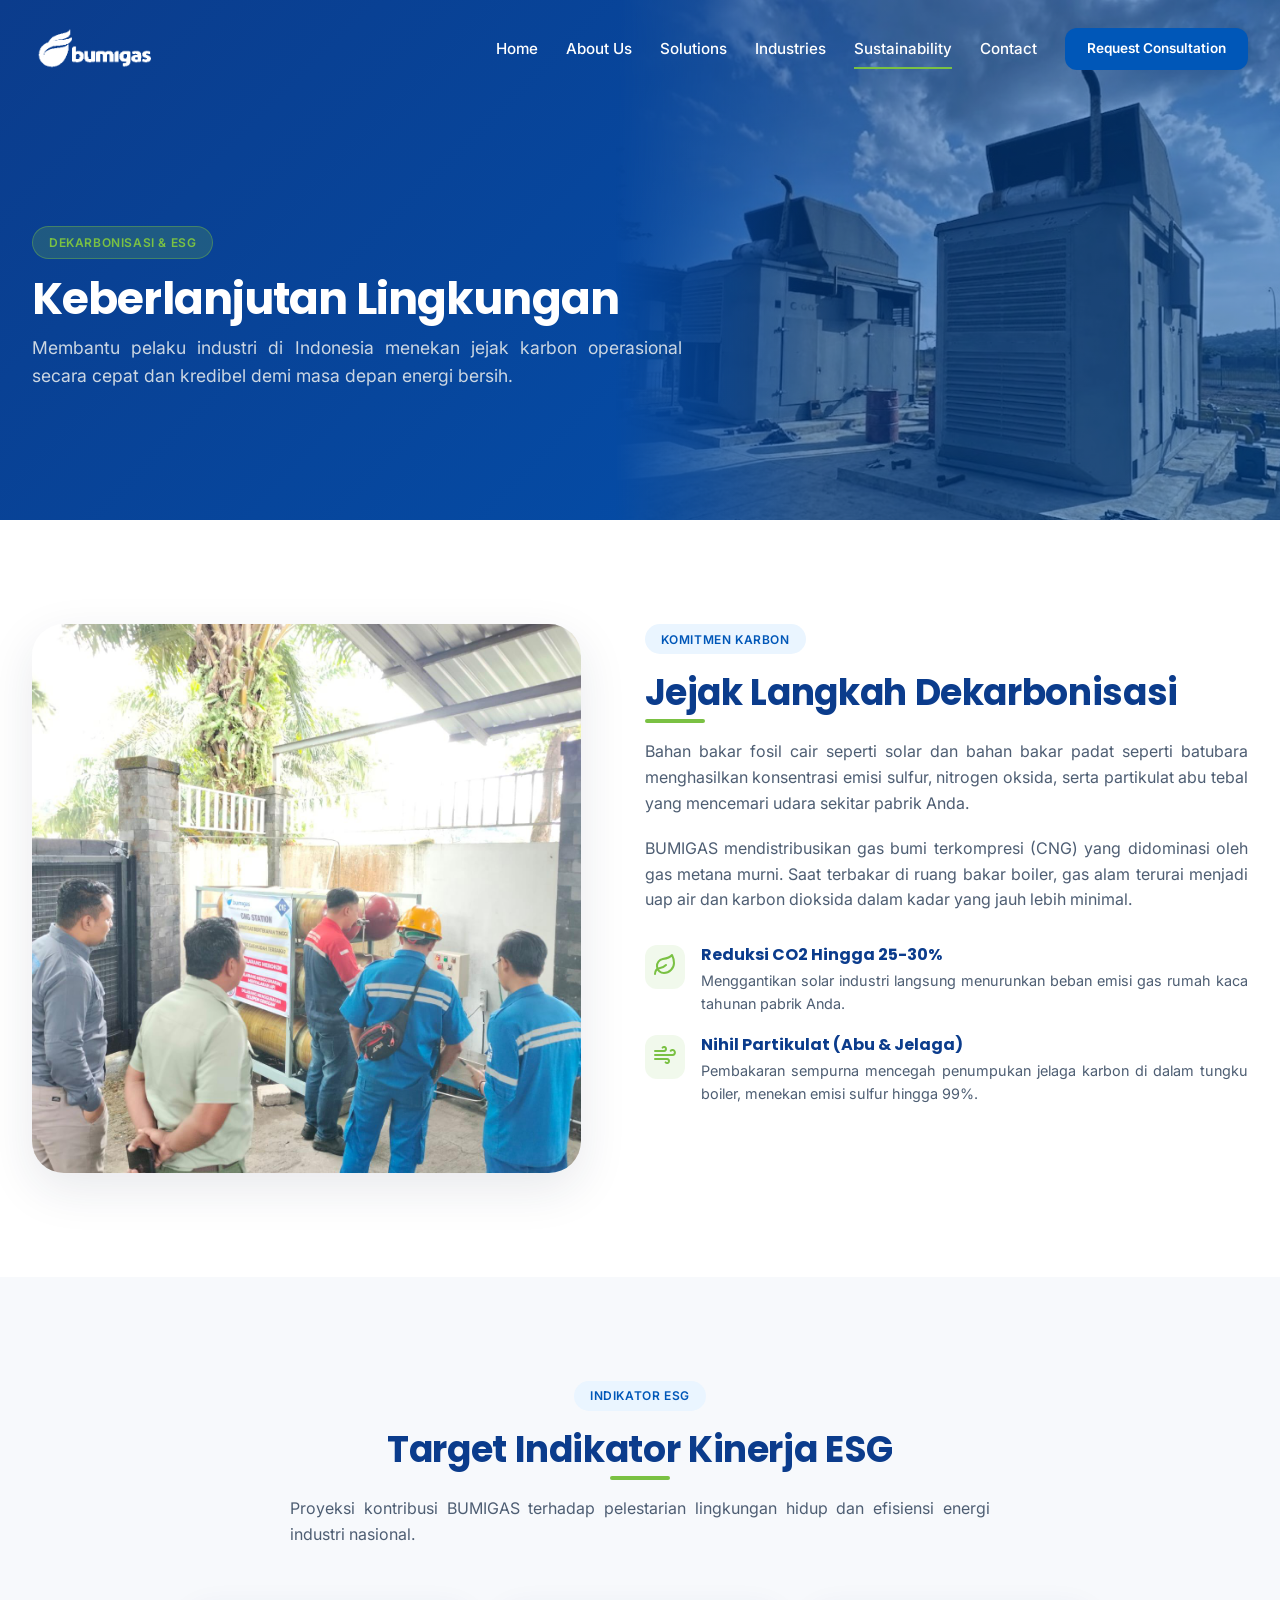
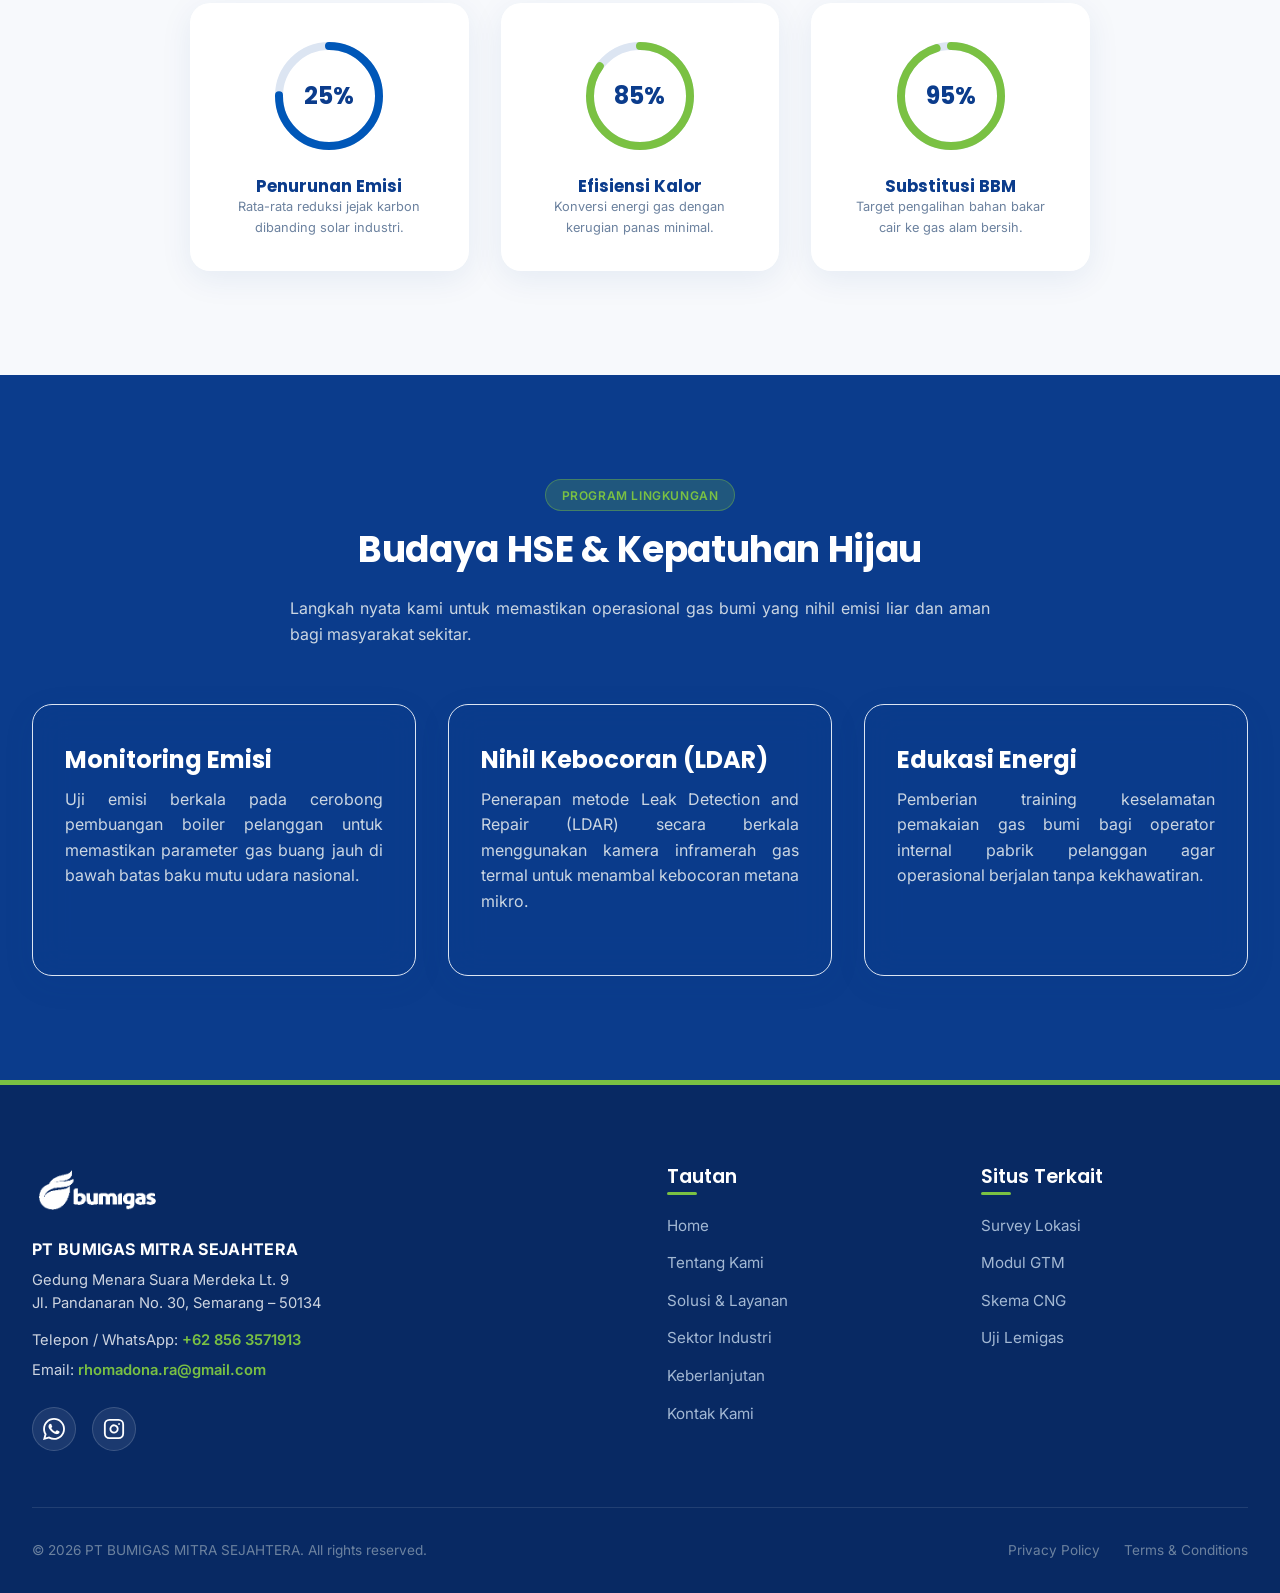
<file: sustainability.html>
<!DOCTYPE html>
<html lang="id">

<head>
  <meta charset="UTF-8">
  <meta name="viewport" content="width=device-width, initial-scale=1.0">
  <title>Keberlanjutan & Transisi Energi Karbon Rendah | PT Bumigas Mitra Sejahtera</title>
  <meta name="description"
    content="Komitmen keberlanjutan & ESG PT Bumigas Mitra Sejahtera (Bumigas) dalam mendukung transisi energi hijau industri melalui penyediaan Compressed Natural Gas (CNG) bebas emisi tinggi.">
  <meta name="keywords"
    content="PT Bumigas Mitra Sejahtera, bumigas mitra sejahtera, pt bumigas mtra sejahtera, bumigas, pt bumigas, CNG, transisi energi industri, penurunan emisi karbon">
  <meta name="author" content="PT Bumigas Mitra Sejahtera">
  <meta name="robots" content="index, follow">

  <link rel="canonical" href="https://bumigas.id/sustainability.html">
    <link rel="icon" type="image/png" sizes="192x192" href="/assets/images/favicon.png">
  <link rel="shortcut icon" href="/favicon.ico">
  <link rel="apple-touch-icon" href="/assets/images/favicon.png">

  <!-- Open Graph -->
  <meta property="og:type" content="website">
  <meta property="og:url" content="https://bumigas.id/sustainability.html">
  <meta property="og:title" content="Keberlanjutan & Transisi Energi | PT Bumigas Mitra Sejahtera">
  <meta property="og:description" content="Dukungan PT Bumigas Mitra Sejahtera untuk emisi bersih industri melalui energi ramah lingkungan CNG & teknologi PRS terdepan.">
  <meta property="og:image" content="https://bumigas.id/assets/images/logo.png">
  <meta property="og:site_name" content="PT Bumigas Mitra Sejahtera">

  <!-- Twitter Card -->
  <meta name="twitter:card" content="summary_large_image">
  <meta name="twitter:title" content="Keberlanjutan & Transisi Energi | PT Bumigas Mitra Sejahtera">
  <meta name="twitter:description" content="Komitmen keberlanjutan ESG PT Bumigas Mitra Sejahtera melalui Compressed Natural Gas (CNG).">
  <meta name="twitter:image" content="https://bumigas.id/assets/images/logo.png">

  <!-- CSS Stylesheets -->
  <link rel="stylesheet" href="css/style.css">
  <link rel="stylesheet" href="css/components.css">
  <link rel="stylesheet" href="css/pages.css">

  <script type="application/ld+json">
  {
    "@context": "https://schema.org",
    "@type": "WebPage",
    "name": "Keberlanjutan & ESG - PT Bumigas Mitra Sejahtera",
    "url": "https://bumigas.id/sustainability.html",
    "publisher": {
      "@type": "Corporation",
      "name": "PT Bumigas Mitra Sejahtera",
      "alternateName": ["bumigas mitra sejahtera", "pt bumigas mtra sejahtera", "bumigas", "PT Bumigas"],
      "url": "https://bumigas.id/"
    }
  }
  </script>
  <!-- Page-Specific Hero Styles -->
  <style>
    .sustainability-hero-banner {
      position: relative;
      min-height: 520px;
      padding-top: 10rem !important;
      padding-bottom: 4rem !important;
      display: flex !important;
      align-items: center !important;
      overflow: hidden !important;
      background-color: var(--color-secondary) !important;
      box-sizing: border-box;
    }

    .sustainability-hero-bg {
      position: absolute;
      right: 0;
      top: 0;
      height: 100%;
      width: 52%;
      background-image: url('assets/images/sustainability-hero.jpg');
      background-size: cover;
      background-position: center center;
      opacity: 0.45;
      z-index: 1;
      pointer-events: none;
      -webkit-mask-image: linear-gradient(to right, transparent 0%, rgba(0, 0, 0, 1) 30%);
      mask-image: linear-gradient(to right, transparent 0%, rgba(0, 0, 0, 1) 30%);
    }

    .sustainability-hero-content {
      position: relative;
      z-index: 3;
      max-width: 650px;
    }

    @media (max-width: 1024px) {
      .sustainability-hero-banner {
        min-height: auto !important;
        padding-top: 9rem !important;
        padding-bottom: 4rem !important;
      }

      .sustainability-hero-bg {
        width: 100% !important;
        opacity: 0.15 !important;
      }

      .sustainability-hero-content {
        max-width: 100% !important;
      }
    }

    @media (max-width: 576px) {
      .sustainability-hero-banner {
        padding-top: 8rem !important;
        padding-bottom: 3rem !important;
      }
    }
  </style>
</head>

<body>

  <!-- Navigation Bar -->
  <header class="header transparent-theme" id="header">
    <div class="container nav-container">
      <a href="index.html" class="logo">
        <img src="assets/images/logo-white.png" alt="Bumigas Logo" class="logo-white">
        <img src="assets/images/logo.png" alt="Bumigas Logo" class="logo-color">
      </a>

      <nav class="nav-menu">
        <a href="index.html" class="nav-link">Home</a>
        <a href="about.html" class="nav-link">About Us</a>
        <a href="solutions.html" class="nav-link">Solutions</a>
        <a href="industries.html" class="nav-link">Industries</a>
        <a href="sustainability.html" class="nav-link active">Sustainability</a>
        <a href="contact.html" class="nav-link">Contact</a>
        <a href="contact.html#consultation" class="btn btn-primary btn-sm">Request Consultation</a>
      </nav>

      <button class="burger-menu" aria-label="Toggle Navigation">
        <span class="burger-line"></span>
        <span class="burger-line"></span>
        <span class="burger-line"></span>
      </button>
    </div>
  </header>

  <!-- Subpage Hero Banner -->
  <section class="subpage-hero sustainability-hero-banner">
    <div class="hero-overlay"></div>

    <!-- Right Background Image -->
    <div class="sustainability-hero-bg"></div>

    <div class="container">
      <div class="sustainability-hero-content">
        <span class="badge badge-accent" style="margin-bottom:0.75rem;">Dekarbonisasi & ESG</span>
        <h1>Keberlanjutan Lingkungan</h1>
        <p>Membantu pelaku industri di Indonesia menekan jejak karbon operasional secara cepat dan kredibel demi masa
          depan energi bersih.</p>
      </div>
    </div>
  </section>

  <!-- Section: Environmental Commitments -->
  <section class="section-padding">
    <div class="container">
      <div class="about-grid">
        <div class="about-image reveal-left">
          <img src="assets/images/WhatsApp Image 2026-07-21 at 06.24.27.jpeg"
            alt="Clean combustion energy infrastructure">
        </div>

        <div class="about-content reveal-right">
          <span class="badge" style="margin-bottom: 1rem;">Komitmen Karbon</span>
          <h2 class="with-underline">Jejak Langkah Dekarbonisasi</h2>
          <p>
            Bahan bakar fosil cair seperti solar dan bahan bakar padat seperti batubara menghasilkan konsentrasi emisi
            sulfur, nitrogen oksida, serta partikulat abu tebal yang mencemari udara sekitar pabrik Anda.
          </p>
          <p>
            BUMIGAS mendistribusikan gas bumi terkompresi (CNG) yang didominasi oleh gas metana murni. Saat terbakar di
            ruang bakar boiler, gas alam terurai menjadi uap air dan karbon dioksida dalam kadar yang jauh lebih
            minimal.
          </p>

          <div style="display:flex; flex-direction:column; gap:1.25rem; margin-top:2rem;">
            <div style="display:flex; gap:1rem; align-items:flex-start;">
              <div
                style="font-size:1.5rem; background:rgba(122,193,67,0.1); padding:0.5rem; border-radius:var(--radius-md); color:var(--color-accent); line-height:1;">
                <svg width="24" height="24" viewBox="0 0 24 24" fill="none" stroke="currentColor" stroke-width="2" stroke-linecap="round" stroke-linejoin="round"><path d="M11 20A7 7 0 0 1 9.8 6.1C15.5 5 17 4.4 19 2c1 2 2 4.18 2 8 0 5.5-4.78 10-10 10Z"></path><path d="M2 21c0-3 1.85-5.36 5.08-6C9.5 14.52 12 13 13 12"></path></svg></div>
              <div>
                <h4 style="margin-bottom:0.25rem;">Reduksi CO2 Hingga 25-30%</h4>
                <p style="font-size:0.9rem; margin:0;">Menggantikan solar industri langsung menurunkan beban emisi gas
                  rumah kaca tahunan pabrik Anda.</p>
              </div>
            </div>

            <div style="display:flex; gap:1rem; align-items:flex-start;">
              <div
                style="font-size:1.5rem; background:rgba(122,193,67,0.1); padding:0.5rem; border-radius:var(--radius-md); color:var(--color-accent); line-height:1;">
                <svg width="24" height="24" viewBox="0 0 24 24" fill="none" stroke="currentColor" stroke-width="2" stroke-linecap="round" stroke-linejoin="round"><path d="M17.7 7.7a2.5 2.5 0 1 1 1.8 4.3H2"></path><path d="M9.6 4.6A2 2 0 1 1 11 8H2"></path><path d="M12.6 19.4A2 2 0 1 0 14 16H2"></path></svg></div>
              <div>
                <h4 style="margin-bottom:0.25rem;">Nihil Partikulat (Abu & Jelaga)</h4>
                <p style="font-size:0.9rem; margin:0;">Pembakaran sempurna mencegah penumpukan jelaga karbon di dalam
                  tungku boiler, menekan emisi sulfur hingga 99%.</p>
              </div>
            </div>
          </div>
        </div>
      </div>
    </div>
  </section>

  <!-- Section: SVG Progress circles details -->
  <section class="section-padding bg-light">
    <div class="container">
      <div style="text-align: center; max-width: 700px; margin: 0 auto 3.5rem auto;" class="reveal">
        <span class="badge" style="margin-bottom: 1rem;">Indikator ESG</span>
        <h2 class="with-underline-center">Target Indikator Kinerja ESG</h2>
        <p>Proyeksi kontribusi BUMIGAS terhadap pelestarian lingkungan hidup dan efisiensi energi industri nasional.</p>
      </div>

      <div class="sustainability-progress reveal"
        style="max-width:900px; margin:0 auto; display:grid; grid-template-columns: repeat(auto-fit, minmax(220px, 1fr)); gap:2rem;">

        <!-- Circle 1 -->
        <div class="progress-circle-card glass-card" style="background:#fff;">
          <div class="svg-circle-container circle-primary">
            <svg width="120" height="120">
              <circle class="circle-bg" cx="60" cy="60" r="50"></circle>
              <circle class="circle-val" cx="60" cy="60" r="50" style="stroke-dasharray: 314; stroke-dashoffset: 78;">
              </circle>
            </svg>
            <div class="circle-text">25%</div>
          </div>
          <h4 style="font-size:1.05rem;">Penurunan Emisi</h4>
          <p style="font-size:0.8rem; margin:0; text-align:center; color:#6C829F;">Rata-rata reduksi jejak karbon
            dibanding solar industri.</p>
        </div>

        <!-- Circle 2 -->
        <div class="progress-circle-card glass-card" style="background:#fff;">
          <div class="svg-circle-container">
            <svg width="120" height="120">
              <circle class="circle-bg" cx="60" cy="60" r="50"></circle>
              <circle class="circle-val" cx="60" cy="60" r="50" style="stroke-dasharray: 314; stroke-dashoffset: 47;">
              </circle>
            </svg>
            <div class="circle-text">85%</div>
          </div>
          <h4 style="font-size:1.05rem;">Efisiensi Kalor</h4>
          <p style="font-size:0.8rem; margin:0; text-align:center; color:#6C829F;">Konversi energi gas dengan kerugian
            panas minimal.</p>
        </div>

        <!-- Circle 3 -->
        <div class="progress-circle-card glass-card" style="background:#fff;">
          <div class="svg-circle-container" style="color:var(--color-primary);">
            <svg width="120" height="120">
              <circle class="circle-bg" cx="60" cy="60" r="50"></circle>
              <circle class="circle-val" cx="60" cy="60" r="50" style="stroke-dasharray: 314; stroke-dashoffset: 15;">
              </circle>
            </svg>
            <div class="circle-text">95%</div>
          </div>
          <h4 style="font-size:1.05rem;">Substitusi BBM</h4>
          <p style="font-size:0.8rem; margin:0; text-align:center; color:#6C829F;">Target pengalihan bahan bakar cair ke
            gas alam bersih.</p>
        </div>

      </div>
    </div>
  </section>

  <!-- Section: Environment compliance program -->
  <section class="section-padding bg-dark">
    <div class="container">
      <div style="text-align: center; max-width: 700px; margin: 0 auto 3.5rem auto;" class="reveal">
        <span class="badge badge-accent" style="margin-bottom: 1rem;">Program Lingkungan</span>
        <h2>Budaya HSE & Kepatuhan Hijau</h2>
        <p style="color:#CBD6E2;">Langkah nyata kami untuk memastikan operasional gas bumi yang nihil emisi liar dan
          aman bagi masyarakat sekitar.</p>
      </div>

      <div class="why-grid">
        <div class="why-card glass-card-dark reveal delay-100">
          <h3>Monitoring Emisi</h3>
          <p style="color:#CBD6E2;">Uji emisi berkala pada cerobong pembuangan boiler pelanggan untuk memastikan
            parameter gas buang jauh di bawah batas baku mutu udara nasional.</p>
        </div>

        <div class="why-card glass-card-dark reveal delay-200">
          <h3>Nihil Kebocoran (LDAR)</h3>
          <p style="color:#CBD6E2;">Penerapan metode Leak Detection and Repair (LDAR) secara berkala menggunakan kamera
            inframerah gas termal untuk menambal kebocoran metana mikro.</p>
        </div>

        <div class="why-card glass-card-dark reveal delay-300">
          <h3>Edukasi Energi</h3>
          <p style="color:#CBD6E2;">Pemberian training keselamatan pemakaian gas bumi bagi operator internal pabrik
            pelanggan agar operasional berjalan tanpa kekhawatiran.</p>
        </div>
      </div>
    </div>
  </section>

    <!-- Footer -->
  <footer class="footer">
    <div class="container">
      <div class="footer-grid">
        <div class="footer-brand">
          <img src="assets/images/logo-white.png" alt="PT BUMIGAS MITRA SEJAHTERA Logo" class="logo" style="height: 52px; margin-bottom: 1.25rem;">
          
          <p style="margin-bottom: 0.4rem; color: #ffffff; font-weight: 700; font-size: 1rem; letter-spacing: 0.02em;">PT BUMIGAS MITRA SEJAHTERA</p>
          <p style="margin-bottom: 0.85rem; color: rgba(255, 255, 255, 0.8); font-size: 0.92rem; line-height: 1.6;">
            Gedung Menara Suara Merdeka Lt. 9<br>
            Jl. Pandanaran No. 30, Semarang &ndash; 50134
          </p>
          <p style="margin-bottom: 0.4rem; color: rgba(255, 255, 255, 0.8); font-size: 0.92rem;">
            Telepon / WhatsApp: <a href="https://wa.me/628563571913" target="_blank" style="color: var(--color-accent); font-weight: 600;">+62 856 3571913</a>
          </p>
          <p style="margin-bottom: 1.5rem; color: rgba(255, 255, 255, 0.8); font-size: 0.92rem;">
            Email: <a href="mailto:rhomadona.ra@gmail.com" style="color: var(--color-accent); font-weight: 600;">rhomadona.ra@gmail.com</a>
          </p>

          <div class="social-links" style="display: flex; gap: 1rem; align-items: center; margin-top: 1rem;">
            <a href="https://wa.me/628563571913" target="_blank" class="social-icon" aria-label="WhatsApp" title="WhatsApp (+62 856 3571913)">
              <svg width="22" height="22" viewBox="0 0 24 24" fill="currentColor" style="display:inline-block; vertical-align:middle;"><path d="M.057 24l1.687-6.163c-1.041-1.804-1.588-3.849-1.587-5.946.003-6.556 5.338-11.891 11.893-11.891 3.181.001 6.167 1.24 8.413 3.488 2.245 2.248 3.481 5.236 3.48 8.414-.003 6.557-5.338 11.892-11.893 11.892-1.99-.001-3.951-.5-5.688-1.448l-6.205 1.654zm6.597-3.807c1.676.995 3.276 1.591 5.392 1.592 5.448 0 9.886-4.434 9.889-9.885.002-5.462-4.415-9.89-9.881-9.892-5.452 0-9.887 4.434-9.889 9.884-.001 2.225.651 3.891 1.746 5.634l-.999 3.648 3.742-.981zm11.387-5.464c-.074-.124-.272-.198-.57-.347-.297-.149-1.758-.868-2.031-.967-.272-.099-.47-.149-.669.149-.198.297-.768.967-.941 1.165-.173.198-.347.223-.644.074-.297-.149-1.255-.462-2.39-1.475-.883-.788-1.48-1.761-1.653-2.059-.173-.297-.018-.458.13-.606.134-.133.297-.347.446-.521.151-.172.2-.296.3-.495.099-.198.05-.372-.025-.521-.075-.148-.669-1.611-.916-2.206-.242-.579-.487-.501-.669-.51l-.57-.01c-.198 0-.52.074-.792.372s-1.04 1.016-1.04 2.479 1.065 2.876 1.213 3.074c.149.198 2.095 3.2 5.076 4.487.709.306 1.263.489 1.694.626.712.226 1.36.194 1.872.118.571-.085 1.758-.719 2.006-1.413.248-.695.248-1.29.173-1.414z"/></svg>
            </a>
            <a href="https://www.instagram.com/bumigas.id/" target="_blank" class="social-icon" aria-label="Instagram" title="Instagram (@bumigas.id)">
              <svg width="22" height="22" viewBox="0 0 24 24" fill="none" stroke="currentColor" stroke-width="2" stroke-linecap="round" stroke-linejoin="round"><rect x="2" y="2" width="20" height="20" rx="5" ry="5"></rect><path d="M16 11.37A4 4 0 1 1 12.63 8 4 4 0 0 1 16 11.37z"></path><line x1="17.5" y1="6.5" x2="17.51" y2="6.5"></line></svg>
            </a>
          </div>
        </div>

        <div>
          <h3>Tautan</h3>
          <ul class="footer-links">
            <li><a href="index.html">Home</a></li>
            <li><a href="about.html">Tentang Kami</a></li>
            <li><a href="solutions.html">Solusi & Layanan</a></li>
            <li><a href="industries.html">Sektor Industri</a></li>
            <li><a href="sustainability.html">Keberlanjutan</a></li>
            <li><a href="contact.html">Kontak Kami</a></li>
          </ul>
        </div>

        <div>
          <h3>Situs Terkait</h3>
          <ul class="footer-links">
            <li><a href="contact.html#consultation">Survey Lokasi</a></li>
            <li><a href="solutions.html#gtm-module">Modul GTM</a></li>
            <li><a href="solutions.html#skema-distribusi">Skema CNG</a></li>
            <li><a href="industries.html#chromatograph">Uji Lemigas</a></li>
          </ul>
        </div>
      </div>

      <div class="footer-bottom">
        <div class="copyright">
          &copy; 2026 PT BUMIGAS MITRA SEJAHTERA. All rights reserved.
        </div>
        <div class="footer-bottom-links">
          <a href="#">Privacy Policy</a>
          <a href="#">Terms & Conditions</a>
        </div>
      </div>
    </div>
  </footer>

  <!-- Back to Top Button -->
  <button class="back-to-top" aria-label="Back to top">↑</button>

  <!-- JS Controller -->
  <script src="js/main.js"></script>
</body>

</html>
</file>
<file: css/style.css>
/* ==========================================================================
   BUMIGAS - Enterprise Design System (style.css)
   ========================================================================== */

@import url('https://fonts.googleapis.com/css2?family=Inter:wght@300;400;500;600;700&family=Poppins:wght@400;500;600;700&display=swap');

:root {
  /* Color Palette */
  --color-primary: #0057B8;
  --color-secondary: #0B3C8C;
  --color-accent: #7AC143;
  --color-light-blue: #EAF5FF;
  --color-bg: #FFFFFF;
  --color-dark-text: #1B2B41;
  --color-light-gray: #F7F9FC;
  --color-border: #DCE5F2;
  --color-success: #32B768;
  
  /* RGB values for overlays and semi-transparency */
  --color-primary-rgb: 0, 87, 184;
  --color-secondary-rgb: 11, 60, 140;
  --color-accent-rgb: 122, 193, 67;
  --color-dark-text-rgb: 27, 43, 65;
  
  /* Typography */
  --font-headings: 'Poppins', sans-serif;
  --font-body: 'Inter', sans-serif;
  
  /* Shadows */
  --shadow-sm: 0 2px 8px rgba(27, 43, 65, 0.04);
  --shadow-md: 0 8px 24px rgba(27, 43, 65, 0.06);
  --shadow-lg: 0 16px 48px rgba(27, 43, 65, 0.1);
  --shadow-glass: 0 8px 32px 0 rgba(11, 60, 140, 0.08);
  
  /* Border Radius */
  --radius-sm: 6px;
  --radius-md: 12px;
  --radius-lg: 20px;
  --radius-xl: 32px;
  --radius-full: 9999px;
  
  /* Transitions */
  --transition-fast: all 0.2s cubic-bezier(0.4, 0, 0.2, 1);
  --transition-normal: all 0.4s cubic-bezier(0.4, 0, 0.2, 1);
  --transition-slow: all 0.6s cubic-bezier(0.4, 0, 0.2, 1);
}

/* Base Reset & Styles */
*, *::before, *::after {
  box-sizing: border-box;
  margin: 0;
  padding: 0;
}

html {
  scroll-behavior: smooth;
  font-size: 16px;
  -webkit-font-smoothing: antialiased;
  -moz-osx-font-smoothing: grayscale;
}

body {
  font-family: var(--font-body);
  background-color: var(--color-bg);
  color: var(--color-dark-text);
  line-height: 1.6;
  overflow-x: hidden;
}

/* Headings */
h1, h2, h3, h4, h5, h6 {
  font-family: var(--font-headings);
  font-weight: 700;
  line-height: 1.25;
  color: var(--color-secondary);
}

h1 {
  font-size: 3rem;
  letter-spacing: -0.02em;
}

h2 {
  font-size: 2.25rem;
  letter-spacing: -0.01em;
  margin-bottom: 1.5rem;
  position: relative;
  display: inline-block;
}

/* Sub-heading accent underline */
h2.with-underline::after {
  content: '';
  position: absolute;
  left: 0;
  bottom: -8px;
  width: 60px;
  height: 4px;
  background-color: var(--color-accent);
  border-radius: var(--radius-full);
}

h2.with-underline-center {
  text-align: center;
  display: block;
}

h2.with-underline-center::after {
  content: '';
  position: absolute;
  left: 50%;
  transform: translateX(-50%);
  bottom: -8px;
  width: 60px;
  height: 4px;
  background-color: var(--color-accent);
  border-radius: var(--radius-full);
}

h3 {
  font-size: 1.5rem;
  margin-bottom: 0.75rem;
}

p {
  color: #4E5E73;
  margin-bottom: 1.25rem;
  font-size: 1rem;
  text-align: justify;
}

p, .section-padding p, .about-hero-desc, .sustainability-content p, .glass-card-dark p, .feature-card p, .card p {
  text-align: justify;
}

a {
  color: var(--color-primary);
  text-decoration: none;
  transition: var(--transition-fast);
}

a:hover {
  color: var(--color-secondary);
}

img {
  max-width: 100%;
  height: auto;
  display: block;
}

ul {
  list-style: none;
}

/* Layout Containers */
.container {
  width: 100%;
  max-width: 1280px;
  margin: 0 auto;
  padding: 0 2rem;
}

.section-padding {
  padding: 6.5rem 0;
}

.bg-light {
  background-color: var(--color-light-gray);
}

.bg-dark {
  background-color: var(--color-secondary);
  color: var(--color-bg);
}

.bg-dark h2, .bg-dark h3 {
  color: var(--color-bg);
}

.bg-dark p {
  color: #CBD6E2;
}

/* Glassmorphism Classes */
.glass-card {
  background: rgba(255, 255, 255, 0.75);
  backdrop-filter: blur(16px);
  -webkit-backdrop-filter: blur(16px);
  border: 1px solid rgba(255, 255, 255, 0.4);
  box-shadow: var(--shadow-glass);
}

.glass-card-dark {
  background: rgba(11, 60, 140, 0.3);
  backdrop-filter: blur(16px);
  -webkit-backdrop-filter: blur(16px);
  border: 1px solid rgba(255, 255, 255, 0.1);
  box-shadow: var(--shadow-glass);
  color: var(--color-bg);
}

/* Hover Lift Effect */
.hover-lift {
  transition: var(--transition-normal);
}

.hover-lift:hover {
  transform: translateY(-8px);
  box-shadow: var(--shadow-lg);
}

/* Scroll Reveal Animations */
.reveal {
  opacity: 0;
  transform: translateY(30px);
  transition: opacity 0.8s cubic-bezier(0.2, 0.8, 0.2, 1),
              transform 0.8s cubic-bezier(0.2, 0.8, 0.2, 1);
}

.reveal.active {
  opacity: 1;
  transform: translateY(0);
}

.reveal-left {
  opacity: 0;
  transform: translateX(-40px);
  transition: opacity 0.8s cubic-bezier(0.2, 0.8, 0.2, 1),
              transform 0.8s cubic-bezier(0.2, 0.8, 0.2, 1);
}

.reveal-left.active {
  opacity: 1;
  transform: translateX(0);
}

.reveal-right {
  opacity: 0;
  transform: translateX(40px);
  transition: opacity 0.8s cubic-bezier(0.2, 0.8, 0.2, 1),
              transform 0.8s cubic-bezier(0.2, 0.8, 0.2, 1);
}

.reveal-right.active {
  opacity: 1;
  transform: translateX(0);
}

.reveal-scale {
  opacity: 0;
  transform: scale(0.95);
  transition: opacity 0.8s cubic-bezier(0.2, 0.8, 0.2, 1),
              transform 0.8s cubic-bezier(0.2, 0.8, 0.2, 1);
}

.reveal-scale.active {
  opacity: 1;
  transform: scale(1);
}

/* Stagger delay classes for lists/grids */
.delay-100 { transition-delay: 100ms; }
.delay-200 { transition-delay: 200ms; }
.delay-300 { transition-delay: 300ms; }
.delay-400 { transition-delay: 400ms; }
.delay-500 { transition-delay: 500ms; }

/* Custom Scrollbar */
::-webkit-scrollbar {
  width: 10px;
}

::-webkit-scrollbar-track {
  background: var(--color-light-gray);
}

::-webkit-scrollbar-thumb {
  background: #B3C1D1;
  border-radius: var(--radius-full);
}

::-webkit-scrollbar-thumb:hover {
  background: var(--color-primary);
}

/* Responsive Font Sizes */
@media (max-width: 1024px) {
  h1 { font-size: 2.5rem; }
  h2 { font-size: 2rem; }
  .section-padding { padding: 5rem 0; }
}

@media (max-width: 768px) {
  h1 { font-size: 2.25rem; }
  h2 { font-size: 1.75rem; }
  .section-padding { padding: 4rem 0; }
  .container { padding: 0 1.25rem; }
}

@media (max-width: 480px) {
  html, body {
    overflow-x: hidden !important;
    width: 100% !important;
  }
  .container {
    padding: 0 1rem !important;
  }
  h1 { font-size: 1.85rem !important; }
  h2 { font-size: 1.5rem !important; }
}
</file>
<file: css/components.css>
/* ==========================================================================
   BUMIGAS - Premium UI Components (components.css)
   ========================================================================== */

/* Buttons */
.btn {
  display: inline-flex;
  align-items: center;
  justify-content: center;
  font-family: var(--font-body);
  font-size: 0.95rem;
  font-weight: 600;
  padding: 0.85rem 2rem;
  border-radius: var(--radius-md);
  border: 2px solid transparent;
  cursor: pointer;
  transition: var(--transition-fast);
  white-space: nowrap;
}

.btn-primary {
  background-color: var(--color-primary);
  color: var(--color-bg);
}

.btn-primary:hover {
  background-color: var(--color-secondary);
  transform: translateY(-2px);
  box-shadow: 0 4px 15px rgba(0, 87, 184, 0.25);
}

.btn-secondary {
  background-color: transparent;
  border-color: var(--color-primary);
  color: var(--color-primary);
}

.btn-secondary:hover {
  background-color: var(--color-light-blue);
  color: var(--color-secondary);
  transform: translateY(-2px);
}

.btn-accent {
  background-color: var(--color-accent);
  color: var(--color-secondary);
}

.btn-accent:hover {
  background-color: #69a738;
  color: #fff;
  transform: translateY(-2px);
  box-shadow: 0 4px 15px rgba(122, 193, 67, 0.25);
}

.btn-white {
  background-color: var(--color-bg);
  color: var(--color-secondary);
}

.btn-white:hover {
  background-color: var(--color-light-blue);
  transform: translateY(-2px);
  box-shadow: 0 4px 15px rgba(255, 255, 255, 0.2);
}

.btn-white-outline {
  background-color: transparent;
  border-color: rgba(255, 255, 255, 0.6);
  color: var(--color-bg);
}

.btn-white-outline:hover {
  border-color: var(--color-bg);
  background-color: rgba(255, 255, 255, 0.1);
  transform: translateY(-2px);
}

.btn-sm {
  padding: 0.5rem 1.25rem;
  font-size: 0.85rem;
}

/* Badges / Chips */
.badge {
  display: inline-block;
  padding: 0.35rem 1rem;
  font-size: 0.75rem;
  font-weight: 600;
  text-transform: uppercase;
  letter-spacing: 0.05em;
  background-color: var(--color-light-blue);
  color: var(--color-primary);
  border-radius: var(--radius-full);
}

.badge-accent {
  background-color: rgba(122, 193, 67, 0.2);
  color: var(--color-accent);
  border: 1px solid rgba(122, 193, 67, 0.4);
}

/* Header & Navigation */
.header {
  position: fixed;
  top: 0;
  left: 0;
  width: 100%;
  z-index: 1000;
  transition: var(--transition-normal);
  padding: 1.5rem 0;
}

.header.scrolled {
  background-color: rgba(255, 255, 255, 0.95);
  backdrop-filter: blur(10px);
  -webkit-backdrop-filter: blur(10px);
  box-shadow: var(--shadow-md);
  padding: 0.8rem 0;
}

.header .nav-container {
  display: flex;
  justify-content: space-between;
  align-items: center;
}

.header .logo img {
  height: 50px;
  width: auto;
  transition: var(--transition-normal);
}

.header.scrolled .logo img {
  height: 42px;
}

/* White logo variant is hidden by default and shown only on transparent navbar on home page */
.header .logo .logo-white {
  display: none;
}

.header .logo .logo-color {
  display: block;
}

.header.transparent-theme .logo .logo-white {
  display: block;
}

.header.transparent-theme .logo .logo-color {
  display: none;
}

/* If scrolled, even on transparent theme, use color logo */
.header.transparent-theme.scrolled .logo .logo-white {
  display: none;
}

.header.transparent-theme.scrolled .logo .logo-color {
  display: block;
}

.nav-menu {
  display: flex;
  align-items: center;
  gap: 1.75rem;
}

.nav-link {
  font-family: var(--font-body);
  font-size: 0.95rem;
  font-weight: 500;
  color: var(--color-dark-text);
  position: relative;
  padding: 0.5rem 0;
}

/* Link color adjustment for dark hero headers */
.header.transparent-theme:not(.scrolled) .nav-link {
  color: var(--color-bg);
}

.nav-link::after {
  content: '';
  position: absolute;
  left: 0;
  bottom: 0;
  width: 0;
  height: 2px;
  background-color: var(--color-accent);
  transition: var(--transition-fast);
}

.nav-link:hover::after,
.nav-link.active::after {
  width: 100%;
}

.nav-link:hover {
  color: var(--color-primary);
}

.header.transparent-theme:not(.scrolled) .nav-link:hover {
  color: var(--color-accent);
}

/* Burger Menu Toggle */
.burger-menu {
  display: none;
  background: rgba(255, 255, 255, 0.18);
  border: 1px solid rgba(255, 255, 255, 0.3);
  border-radius: var(--radius-md);
  cursor: pointer;
  padding: 0.4rem 0.5rem;
  z-index: 1001;
  transition: var(--transition-fast);
  width: 42px;
  height: 42px;
  flex-direction: column;
  justify-content: center;
  align-items: center;
}

.header.scrolled .burger-menu {
  background: rgba(13, 35, 71, 0.08);
  border-color: rgba(13, 35, 71, 0.2);
}

.burger-line {
  display: block;
  width: 22px;
  height: 2.5px;
  margin: 2.5px 0;
  background-color: #ffffff;
  border-radius: var(--radius-full);
  transition: var(--transition-fast);
}

.header.scrolled .burger-line {
  background-color: var(--color-secondary);
}

/* Mobile Sidebar */
@media (max-width: 1024px) {
  .burger-menu {
    display: flex !important;
  }
  
  .nav-menu {
    position: fixed;
    top: 0;
    right: -100%;
    width: 300px;
    height: 100vh;
    background-color: var(--color-bg);
    box-shadow: var(--shadow-lg);
    flex-direction: column;
    align-items: flex-start;
    padding: 6rem 2.5rem 3rem 2.5rem;
    gap: 1.5rem;
    transition: var(--transition-normal);
    overflow-y: auto;
  }
  
  .nav-menu.active {
    right: 0;
  }
  
  .nav-link {
    color: var(--color-dark-text) !important;
    font-size: 1.1rem;
    width: 100%;
  }
  
  .nav-menu .btn {
    width: 100%;
    margin-top: 1rem;
  }
  
  /* Burger Animation */
  .burger-menu.open .burger-line:nth-child(1) {
    transform: rotate(45deg) translate(5px, 6px);
  }
  .burger-menu.open .burger-line:nth-child(2) {
    opacity: 0;
  }
  .burger-menu.open .burger-line:nth-child(3) {
    transform: rotate(-45deg) translate(5px, -7px);
  }
}

/* Accordion for FAQ */
.accordion {
  width: 100%;
  max-width: 800px;
  margin: 0 auto;
}

.accordion-item {
  background-color: var(--color-bg);
  border: 1px solid var(--color-border);
  border-radius: var(--radius-md);
  margin-bottom: 1rem;
  overflow: hidden;
  transition: var(--transition-normal);
}

.accordion-item:hover {
  border-color: var(--color-primary);
  box-shadow: var(--shadow-sm);
}

.accordion-header {
  width: 100%;
  padding: 1.25rem 1.5rem;
  display: flex;
  justify-content: space-between;
  align-items: center;
  background: none;
  border: none;
  text-align: left;
  cursor: pointer;
  font-family: var(--font-headings);
  font-size: 1.1rem;
  font-weight: 600;
  color: var(--color-secondary);
}

.accordion-icon {
  width: 24px;
  height: 24px;
  display: flex;
  align-items: center;
  justify-content: center;
  position: relative;
  transition: var(--transition-normal);
}

.accordion-icon::before,
.accordion-icon::after {
  content: '';
  position: absolute;
  background-color: var(--color-primary);
  border-radius: var(--radius-full);
}

.accordion-icon::before {
  width: 14px;
  height: 2px;
}

.accordion-icon::after {
  width: 2px;
  height: 14px;
  transition: var(--transition-normal);
}

.accordion-item.active .accordion-icon::after {
  transform: rotate(90deg);
  opacity: 0;
}

.accordion-content {
  max-height: 0;
  overflow: hidden;
  transition: max-height 0.4s cubic-bezier(0.4, 0, 0.2, 1);
  padding: 0 1.5rem;
  background-color: var(--color-light-gray);
}

.accordion-item.active .accordion-content {
  max-height: 200px;
  padding: 0 1.5rem 1.5rem 1.5rem;
}

/* Modals */
.modal {
  position: fixed;
  top: 0;
  left: 0;
  width: 100%;
  height: 100%;
  z-index: 2000;
  display: flex;
  align-items: center;
  justify-content: center;
  opacity: 0;
  pointer-events: none;
  transition: var(--transition-normal);
}

.modal.active {
  opacity: 1;
  pointer-events: auto;
}

.modal-overlay {
  position: absolute;
  top: 0;
  left: 0;
  width: 100%;
  height: 100%;
  background-color: rgba(27, 43, 65, 0.6);
  backdrop-filter: blur(8px);
}

.modal-wrapper {
  position: relative;
  width: 90%;
  max-width: 700px;
  background-color: var(--color-bg);
  border-radius: var(--radius-lg);
  box-shadow: var(--shadow-lg);
  overflow: hidden;
  z-index: 2001;
  transform: scale(0.9);
  transition: var(--transition-normal);
  max-height: 90vh;
  display: flex;
  flex-direction: column;
}

.modal.active .modal-wrapper {
  transform: scale(1);
}

.modal-close {
  position: absolute;
  top: 1.25rem;
  right: 1.25rem;
  background: rgba(27, 43, 65, 0.05);
  border: none;
  width: 36px;
  height: 36px;
  border-radius: var(--radius-full);
  display: flex;
  align-items: center;
  justify-content: center;
  cursor: pointer;
  transition: var(--transition-fast);
  color: var(--color-secondary);
  font-size: 1.25rem;
  z-index: 10;
}

.modal-close:hover {
  background: rgba(27, 43, 65, 0.1);
  color: var(--color-primary);
}

.modal-body {
  padding: 2.5rem;
  overflow-y: auto;
}

/* Footer Section */
.footer {
  background-color: #082963; /* Extra dark primary blue */
  color: var(--color-bg);
  padding: 5rem 0 2rem 0;
  border-top: 5px solid var(--color-accent);
}

.footer h3 {
  color: var(--color-bg);
  font-size: 1.2rem;
  font-weight: 600;
  margin-bottom: 1.5rem;
  position: relative;
}

.footer h3::after {
  content: '';
  position: absolute;
  left: 0;
  bottom: -6px;
  width: 30px;
  height: 3px;
  background-color: var(--color-accent);
  border-radius: var(--radius-full);
}

.footer p {
  color: #A3B8D3;
  font-size: 0.95rem;
}

.footer-grid {
  display: grid;
  grid-template-columns: 2.2fr 1fr 1fr;
  gap: 3rem;
  margin-bottom: 3.5rem;
}

@media (max-width: 1024px) {
  .footer-grid {
    grid-template-columns: 1.5fr 1fr 1fr;
    gap: 2rem;
  }
}

@media (max-width: 768px) {
  .footer-grid {
    grid-template-columns: 1fr;
    gap: 2rem;
  }
  .footer-grid > div:last-child {
    grid-column: span 1;
  }
}

.footer-brand .logo {
  height: 50px;
  margin-bottom: 1.5rem;
}

.footer-brand p {
  margin-bottom: 1.5rem;
  max-width: 320px;
}

.social-links {
  display: flex;
  gap: 1rem;
  align-items: center;
}

.social-icon {
  width: 44px;
  height: 44px;
  background-color: rgba(255, 255, 255, 0.08);
  border: 1px solid rgba(255, 255, 255, 0.15);
  border-radius: var(--radius-full);
  display: flex;
  align-items: center;
  justify-content: center;
  color: #ffffff;
  transition: var(--transition-fast);
}

.social-icon:hover {
  background-color: var(--color-accent);
  color: var(--color-secondary);
  border-color: var(--color-accent);
  transform: translateY(-3px);
}

.footer-links li {
  margin-bottom: 0.75rem;
}

.footer-links a {
  color: #A3B8D3;
  font-size: 0.95rem;
  transition: var(--transition-fast);
}

.footer-links a:hover {
  color: var(--color-accent);
  padding-left: 5px;
}

.newsletter-form {
  display: flex;
  flex-direction: column;
  gap: 0.75rem;
}

.newsletter-form p {
  font-size: 0.9rem;
  line-height: 1.4;
}

.form-group-row {
  display: flex;
  gap: 0.5rem;
}

.form-control {
  background-color: rgba(255, 255, 255, 0.05);
  border: 1px solid rgba(255, 255, 255, 0.15);
  color: var(--color-bg);
  font-family: var(--font-body);
  font-size: 0.95rem;
  padding: 0.75rem 1rem;
  border-radius: var(--radius-md);
  width: 100%;
  transition: var(--transition-fast);
}

.form-control::placeholder {
  color: #6C829F;
}

.form-control:focus {
  outline: none;
  border-color: var(--color-accent);
  background-color: rgba(255, 255, 255, 0.1);
}

.footer-bottom {
  border-top: 1px solid rgba(255, 255, 255, 0.1);
  padding-top: 2rem;
  display: flex;
  justify-content: space-between;
  align-items: center;
  flex-wrap: wrap;
  gap: 1rem;
}

.copyright {
  font-size: 0.85rem;
  color: #6C829F;
}

.footer-bottom-links {
  display: flex;
  gap: 1.5rem;
}

.footer-bottom-links a {
  font-size: 0.85rem;
  color: #6C829F;
}

.footer-bottom-links a:hover {
  color: var(--color-accent);
}

@media (max-width: 768px) {
  .footer-bottom {
    flex-direction: column;
    text-align: center;
  }
}

/* Back to Top Button */
.back-to-top {
  position: fixed;
  bottom: 2rem;
  right: 2rem;
  width: 48px;
  height: 48px;
  border-radius: var(--radius-full);
  background-color: var(--color-primary);
  color: var(--color-bg);
  border: none;
  box-shadow: var(--shadow-md);
  display: flex;
  align-items: center;
  justify-content: center;
  cursor: pointer;
  opacity: 0;
  pointer-events: none;
  transition: var(--transition-normal);
  z-index: 999;
}

.back-to-top.visible {
  opacity: 1;
  pointer-events: auto;
}

.back-to-top:hover {
  background-color: var(--color-secondary);
  transform: translateY(-4px);
  box-shadow: var(--shadow-lg);
}

/* Forms general styling */
.form-card {
  padding: 2.5rem;
  border-radius: var(--radius-lg);
}

.form-label {
  display: block;
  font-family: var(--font-body);
  font-size: 0.9rem;
  font-weight: 600;
  color: var(--color-secondary);
  margin-bottom: 0.5rem;
}

.form-input {
  width: 100%;
  padding: 0.85rem 1rem;
  font-family: var(--font-body);
  font-size: 0.95rem;
  color: var(--color-dark-text);
  background-color: var(--color-light-gray);
  border: 1px solid var(--color-border);
  border-radius: var(--radius-md);
  transition: var(--transition-fast);
}

.form-input:focus {
  outline: none;
  border-color: var(--color-primary);
  background-color: var(--color-bg);
  box-shadow: 0 0 0 4px rgba(0, 87, 184, 0.1);
}

.form-group {
  margin-bottom: 1.5rem;
}

textarea.form-input {
  min-height: 120px;
  resize: vertical;
}

.form-submit {
  width: 100%;
}
</file>
<file: css/pages.css>
/* ==========================================================================
   BUMIGAS - Page-Specific Layout Styles (pages.css)
   ========================================================================== */

/* --------------------------------------------------------------------------
   1. HERO SECTION (index.html)
   -------------------------------------------------------------------------- */
.hero {
  position: relative;
  min-height: 100vh;
  display: flex;
  align-items: center;
  color: var(--color-bg);
  padding: 8rem 0 5rem 0;
  overflow: hidden;
}

/* Background image with overlay */
.hero-bg {
  position: absolute;
  top: 0;
  left: 0;
  width: 100%;
  height: 100%;
  object-fit: cover;
  z-index: -2;
}

.hero-overlay {
  position: absolute;
  top: 0;
  left: 0;
  width: 100%;
  height: 100%;
  background: linear-gradient(135deg, rgba(11, 60, 140, 0.9) 0%, rgba(0, 87, 184, 0.7) 100%);
  z-index: -1;
}

.hero-grid {
  display: grid;
  grid-template-columns: 1.2fr 0.8fr;
  gap: 4rem;
  align-items: center;
}

.hero-content h1 {
  color: var(--color-bg);
  font-size: 3.5rem;
  font-weight: 700;
  line-height: 1.15;
  margin-bottom: 1.5rem;
  text-shadow: 0 2px 10px rgba(0, 0, 0, 0.15);
}

.hero-content h1 span {
  color: var(--color-accent);
}

.hero-content .subtitle {
  font-size: 1.2rem;
  color: rgba(255, 255, 255, 0.9);
  margin-bottom: 2.5rem;
  line-height: 1.6;
  max-width: 620px;
}

.hero-buttons {
  display: flex;
  gap: 1rem;
}

/* Hero Stats Sidebar */
.hero-stats {
  display: flex;
  flex-direction: column;
  gap: 1.5rem;
}

.stat-card {
  padding: 1.5rem;
  border-radius: var(--radius-lg);
  display: flex;
  align-items: center;
  gap: 1.25rem;
}

.stat-icon {
  width: 50px;
  height: 50px;
  background-color: rgba(255, 255, 255, 0.15);
  border: 1px solid rgba(255, 255, 255, 0.25);
  color: var(--color-accent);
  border-radius: var(--radius-md);
  display: flex;
  align-items: center;
  justify-content: center;
  font-size: 1.5rem;
}

.stat-number {
  font-size: 2.25rem;
  font-weight: 700;
  font-family: var(--font-headings);
  line-height: 1.1;
  color: var(--color-bg);
}

.stat-label {
  font-size: 0.9rem;
  color: rgba(255, 255, 255, 0.85);
  font-weight: 500;
}

@media (max-width: 1024px) {
  .hero {
    min-height: auto;
    padding: 10rem 0 6rem 0;
  }
  .hero-grid {
    grid-template-columns: 1fr;
    gap: 3rem;
  }
  .hero-content h1 {
    font-size: 2.75rem;
  }
  .hero-stats {
    flex-direction: row;
    flex-wrap: wrap;
  }
  .stat-card {
    flex: 1 1 200px;
  }
}

@media (max-width: 768px) {
  .hero-content h1 {
    font-size: 2.25rem;
  }
  .hero-buttons {
    flex-direction: column;
  }
  .hero-stats {
    flex-direction: column;
  }
}

/* --------------------------------------------------------------------------
   2. WHY CHOOSE BUMIGAS SECTION (index.html)
   -------------------------------------------------------------------------- */
.why-grid {
  display: grid;
  grid-template-columns: repeat(auto-fit, minmax(260px, 1fr));
  gap: 2rem;
  margin-top: 3.5rem;
}

.why-card {
  padding: 2.5rem 2rem;
  border-radius: var(--radius-lg);
  border: 1px solid var(--color-border);
  position: relative;
  transition: var(--transition-normal);
}

.why-card:hover {
  border-color: var(--color-primary);
}

.why-card-icon {
  width: 60px;
  height: 60px;
  background-color: var(--color-light-blue);
  color: var(--color-primary);
  border-radius: var(--radius-md);
  display: flex;
  align-items: center;
  justify-content: center;
  font-size: 1.75rem;
  margin-bottom: 1.5rem;
  transition: var(--transition-normal);
}

.why-card:hover .why-card-icon {
  background-color: var(--color-primary);
  color: var(--color-bg);
}

.why-card-number {
  position: absolute;
  top: 1.5rem;
  right: 1.5rem;
  font-size: 2.5rem;
  font-weight: 700;
  color: rgba(27, 43, 65, 0.05);
  font-family: var(--font-headings);
  line-height: 1;
}

/* --------------------------------------------------------------------------
   3. ABOUT SECTION (What is CNG?)
   -------------------------------------------------------------------------- */
.about-grid {
  display: grid;
  grid-template-columns: 1fr 1.1fr;
  gap: 4rem;
  align-items: stretch;
}

.about-image {
  position: relative;
  border-radius: var(--radius-xl);
  overflow: hidden;
  box-shadow: var(--shadow-lg);
  display: flex;
  height: 100%;
}

.about-image img {
  width: 100%;
  height: 100%;
  object-fit: cover;
}

.about-experience-badge {
  position: absolute;
  bottom: 2rem;
  left: 2rem;
  padding: 1.5rem;
  border-radius: var(--radius-lg);
  display: flex;
  align-items: center;
  gap: 1rem;
}

.about-experience-badge h4 {
  font-size: 2.5rem;
  color: var(--color-primary);
  line-height: 1;
}

@media (max-width: 1024px) {
  .about-grid {
    grid-template-columns: 1fr;
    gap: 3rem;
  }
  .about-image img {
    height: 360px;
  }
}

/* About Timeline (Company Journey) */
.timeline-section {
  margin-top: 5rem;
}

.timeline {
  position: relative;
  max-width: 800px;
  margin: 3.5rem auto 0 auto;
}

.timeline::after {
  content: '';
  position: absolute;
  width: 4px;
  background-color: var(--color-border);
  top: 0;
  bottom: 0;
  left: 50%;
  margin-left: -2px;
  border-radius: var(--radius-full);
}

.timeline-item {
  padding: 1rem 3rem;
  position: relative;
  background-color: inherit;
  width: 50%;
}

.timeline-item::after {
  content: '';
  position: absolute;
  width: 20px;
  height: 20px;
  right: -10px;
  background-color: var(--color-bg);
  border: 4px solid var(--color-primary);
  top: 25px;
  border-radius: 50%;
  z-index: 1;
  transition: var(--transition-normal);
}

.timeline-item:hover::after {
  background-color: var(--color-accent);
  border-color: var(--color-secondary);
}

.timeline-left {
  left: 0;
  text-align: right;
}

.timeline-right {
  left: 50%;
}

.timeline-right::after {
  left: -10px;
}

.timeline-content {
  padding: 1.5rem 2rem;
  border-radius: var(--radius-lg);
  box-shadow: var(--shadow-sm);
  border: 1px solid var(--color-border);
  background-color: var(--color-bg);
}

.timeline-year {
  font-family: var(--font-headings);
  font-size: 1.25rem;
  font-weight: 700;
  color: var(--color-primary);
  margin-bottom: 0.5rem;
}

@media (max-width: 768px) {
  .timeline::after {
    left: 31px;
  }
  .timeline-item {
    width: 100%;
    padding-left: 70px;
    padding-right: 25px;
    text-align: left;
  }
  .timeline-item::after {
    left: 21px;
    top: 25px;
  }
  .timeline-right {
    left: 0%;
  }
}

/* --------------------------------------------------------------------------
   4. SOLUTIONS SECTION (index.html & solutions.html)
   -------------------------------------------------------------------------- */
.solutions-grid {
  display: grid;
  grid-template-columns: repeat(auto-fit, minmax(240px, 1fr));
  gap: 2.5rem;
  margin-top: 3.5rem;
}

.solution-card {
  border-radius: var(--radius-lg);
  overflow: hidden;
  box-shadow: var(--shadow-sm);
  border: 1px solid var(--color-border);
  background-color: var(--color-bg);
  transition: var(--transition-normal);
  display: flex;
  flex-direction: column;
  height: 100%;
}

.solution-card:hover {
  transform: translateY(-8px);
  box-shadow: var(--shadow-lg);
  border-color: var(--color-primary);
}

.solution-img-wrapper {
  position: relative;
  height: 200px;
  overflow: hidden;
  flex-shrink: 0;
}

.solution-img-wrapper img {
  width: 100%;
  height: 100%;
  object-fit: cover;
  transition: var(--transition-slow);
}

.solution-card:hover .solution-img-wrapper img {
  transform: scale(1.08);
}

#team .solution-card:hover .solution-img-wrapper img {
  transform: none !important;
}

.solution-icon-overlay {
  position: absolute;
  bottom: 14px;
  left: 16px;
  width: 48px;
  height: 48px;
  background-color: var(--color-accent);
  color: var(--color-secondary);
  border-radius: var(--radius-md);
  display: flex;
  align-items: center;
  justify-content: center;
  font-size: 1.35rem;
  box-shadow: 0 6px 18px rgba(0, 0, 0, 0.25);
  border: 2px solid rgba(255, 255, 255, 0.95);
  z-index: 2;
  transition: var(--transition-normal);
}

.solution-card:hover .solution-icon-overlay {
  transform: scale(1.1);
  background-color: #ffffff;
  color: var(--color-primary);
}

.solution-info {
  padding: 2.25rem 2rem 2rem 2rem;
  display: flex;
  flex-direction: column;
  flex-grow: 1;
}

.solution-info h3 {
  margin-bottom: 0.75rem;
}

.solution-info p {
  font-size: 0.95rem;
  margin-bottom: 1.5rem;
  flex-grow: 1;
}

/* --------------------------------------------------------------------------
   5. HOW CNG WORKS (Flow process / Logo philosophy)
   -------------------------------------------------------------------------- */
.cng-flow-container {
  margin-top: 4rem;
}

/* Interactive horizontal flow */
.cng-steps {
  display: grid;
  grid-template-columns: repeat(5, 1fr);
  gap: 2rem;
  position: relative;
}

/* Connector line */
.cng-steps::after {
  content: '';
  position: absolute;
  top: 45px;
  left: 10%;
  right: 10%;
  height: 3px;
  background-color: var(--color-border);
  z-index: 1;
}

.cng-step-card {
  display: flex;
  flex-direction: column;
  align-items: center;
  text-align: center;
  position: relative;
  z-index: 2;
}

.cng-step-circle {
  width: 90px;
  height: 90px;
  border-radius: var(--radius-full);
  background-color: var(--color-bg);
  border: 4px solid var(--color-border);
  display: flex;
  align-items: center;
  justify-content: center;
  font-size: 2rem;
  color: var(--color-secondary);
  box-shadow: var(--shadow-sm);
  margin-bottom: 1.5rem;
  transition: var(--transition-normal);
}

.cng-step-card:hover .cng-step-circle {
  border-color: var(--color-primary);
  background-color: var(--color-light-blue);
  color: var(--color-primary);
  transform: scale(1.08);
  box-shadow: var(--shadow-md);
}

/* Color indicator mapping for steps mimicking the logo swooshes */
.cng-step-card.step-1 .cng-step-circle { border-color: var(--color-secondary); color: var(--color-secondary); }
.cng-step-card.step-2 .cng-step-circle { border-color: var(--color-primary); color: var(--color-primary); }
.cng-step-card.step-3 .cng-step-circle { border-color: var(--color-accent); color: var(--color-accent); }
.cng-step-card.step-4 .cng-step-circle { border-color: #A3D55A; color: #A3D55A; }
.cng-step-card.step-5 .cng-step-circle { border-color: var(--color-dark-text); color: var(--color-dark-text); }

.cng-step-title {
  font-family: var(--font-headings);
  font-weight: 600;
  font-size: 1.1rem;
  color: var(--color-secondary);
  margin-bottom: 0.5rem;
}

.cng-step-desc {
  font-size: 0.85rem;
  line-height: 1.4;
  color: #6C829F;
}

@media (max-width: 1024px) {
  .cng-steps {
    grid-template-columns: 1fr;
    gap: 3rem;
  }
  .cng-steps::after {
    display: none;
  }
  .cng-step-card {
    flex-direction: row;
    text-align: left;
    gap: 1.5rem;
  }
  .cng-step-circle {
    margin-bottom: 0;
    flex-shrink: 0;
  }
}

/* --------------------------------------------------------------------------
   6. INDUSTRIES SERVED (index.html & industries.html)
   -------------------------------------------------------------------------- */
.industries-grid {
  display: grid;
  grid-template-columns: repeat(5, 1fr);
  gap: 1.25rem;
  margin-top: 3.5rem;
}

@media (max-width: 1100px) {
  .industries-grid {
    grid-template-columns: repeat(auto-fill, minmax(200px, 1fr));
    gap: 1.25rem;
  }
}

/* ==========================================================================
   INFINITE CLIENT LOGO MARQUEE TICKER
   ========================================================================== */
.client-logo-marquee-wrapper {
  overflow-x: auto;
  overflow-y: hidden;
  position: relative;
  width: 100%;
  padding: 1.25rem 1rem;
  margin-bottom: 3.5rem;
  background: rgba(255, 255, 255, 0.03);
  border: 1px solid rgba(255, 255, 255, 0.1);
  border-radius: var(--radius-xl);
  scroll-behavior: smooth;
  cursor: grab;
  -webkit-overflow-scrolling: touch;
}

.client-logo-marquee-wrapper::-webkit-scrollbar {
  height: 6px;
}

.client-logo-marquee-wrapper::-webkit-scrollbar-track {
  background: rgba(255, 255, 255, 0.05);
  border-radius: 10px;
}

.client-logo-marquee-wrapper::-webkit-scrollbar-thumb {
  background: var(--color-accent);
  border-radius: 10px;
}

.client-logo-marquee-track {
  display: flex;
  gap: 1.5rem;
  width: max-content;
  animation: none !important;
}

.client-logo-marquee-track:hover {
  animation-play-state: paused;
}

.client-logo-badge {
  display: flex;
  align-items: center;
  justify-content: center;
  gap: 0.85rem;
  padding: 0.65rem 1.6rem;
  background: #ffffff;
  border: 1px solid rgba(255, 255, 255, 0.9);
  border-radius: var(--radius-lg);
  color: var(--color-secondary);
  font-weight: 700;
  font-size: 0.9rem;
  white-space: nowrap;
  box-shadow: 0 4px 18px rgba(0, 0, 0, 0.2);
  transition: var(--transition-normal);
  cursor: pointer;
  height: 64px;
}

.client-logo-badge:hover {
  transform: translateY(-4px) scale(1.03);
  box-shadow: 0 8px 25px rgba(0, 168, 204, 0.35);
  border-color: var(--color-accent);
}

.client-logo-badge img {
  height: 38px;
  width: auto;
  max-width: 140px;
  object-fit: contain;
}

.client-logo-badge.logo-iseki {
  padding: 0.65rem 2.2rem;
  border: 1.5px solid rgba(0, 87, 184, 0.4);
  box-shadow: 0 6px 22px rgba(0, 87, 184, 0.2);
}

.client-logo-badge img[src*="logo-iseki"],
.client-logo-badge.logo-iseki img {
  height: 50px !important;
  max-width: 190px !important;
}

@keyframes scrollMarquee {
  0% { transform: translateX(0); }
  100% { transform: translateX(-50%); }
}

.industry-card {
  position: relative;
  height: 180px;
  border-radius: var(--radius-md);
  overflow: hidden;
  box-shadow: var(--shadow-sm);
  cursor: pointer;
  transition: var(--transition-normal);
}

.industry-card img {
  width: 100%;
  height: 100%;
  object-fit: cover;
  transition: var(--transition-slow);
}

.industry-card-overlay {
  position: absolute;
  top: 0;
  left: 0;
  width: 100%;
  height: 100%;
  background: linear-gradient(to top, rgba(11, 60, 140, 0.95) 0%, rgba(27, 43, 65, 0.4) 100%);
  display: flex;
  flex-direction: column;
  justify-content: flex-end;
  padding: 1.5rem;
  z-index: 1;
  transition: var(--transition-normal);
}

.industry-card-icon {
  font-size: 1.75rem;
  color: var(--color-accent);
  margin-bottom: 0.5rem;
  transition: var(--transition-normal);
}

.industry-card h3 {
  color: var(--color-bg);
  font-size: 1.15rem;
  font-weight: 600;
  margin-bottom: 0;
}

.industry-card:hover {
  transform: translateY(-5px);
  box-shadow: var(--shadow-lg);
}

.industry-card:hover img {
  transform: scale(1.1);
}

.industry-card:hover .industry-card-overlay {
  background: linear-gradient(to top, rgba(0, 87, 184, 0.98) 0%, rgba(11, 60, 140, 0.6) 100%);
}

.industry-card:hover .industry-card-icon {
  transform: scale(1.15);
}

/* --------------------------------------------------------------------------
   7. BENEFITS COMPARISON TABLE
   -------------------------------------------------------------------------- */
.comparison-table-wrapper {
  overflow-x: auto;
  border-radius: var(--radius-lg);
  box-shadow: var(--shadow-md);
  border: 1px solid var(--color-border);
  margin-top: 3.5rem;
}

.comparison-table {
  width: 100%;
  border-collapse: collapse;
  text-align: left;
  background-color: var(--color-bg);
}

.comparison-table th, 
.comparison-table td {
  padding: 1.25rem 2rem;
  border-bottom: 1px solid var(--color-border);
}

.comparison-table th {
  font-family: var(--font-headings);
  font-weight: 600;
  color: var(--color-secondary);
  background-color: var(--color-light-gray);
  font-size: 1.05rem;
}

.comparison-table tr:last-child td {
  border-bottom: none;
}

/* Highlight CNG Column */
.comparison-table th:nth-child(2),
.comparison-table td:nth-child(2) {
  background-color: rgba(122, 193, 67, 0.04);
}

.comparison-table th:nth-child(2) {
  background-color: rgba(122, 193, 67, 0.08);
  font-weight: 700;
  color: var(--color-primary);
  border-bottom: 2px solid var(--color-accent);
}

.comparison-table td:nth-child(2) {
  font-weight: 500;
}

.badge-cng-pill {
  background-color: var(--color-accent);
  color: var(--color-secondary);
  font-size: 0.75rem;
  padding: 0.2rem 0.6rem;
  border-radius: var(--radius-full);
  margin-left: 0.5rem;
  font-weight: 600;
}

/* --------------------------------------------------------------------------
   8. SUSTAINABILITY (Infographics & Progress Circles)
   -------------------------------------------------------------------------- */
.sustainability-grid {
  display: grid;
  grid-template-columns: 1.1fr 0.9fr;
  gap: 4rem;
  align-items: center;
}

.sustainability-progress {
  display: grid;
  grid-template-columns: 1fr 1fr;
  gap: 2.5rem;
}

.progress-circle-card {
  display: flex;
  flex-direction: column;
  align-items: center;
  text-align: center;
  padding: 2rem;
  border-radius: var(--radius-lg);
}

.svg-circle-container {
  position: relative;
  width: 120px;
  height: 120px;
  margin-bottom: 1.25rem;
}

.svg-circle-container svg {
  transform: rotate(-90deg);
}

.circle-bg {
  fill: none;
  stroke: var(--color-border);
  stroke-width: 8px;
}

.circle-val {
  fill: none;
  stroke: var(--color-accent);
  stroke-width: 8px;
  stroke-linecap: round;
  transition: stroke-dashoffset 1.5s ease-in-out;
}

.svg-circle-container.circle-primary .circle-val {
  stroke: var(--color-primary);
}

.circle-text {
  position: absolute;
  top: 50%;
  left: 50%;
  transform: translate(-50%, -50%);
  font-family: var(--font-headings);
  font-size: 1.5rem;
  font-weight: 700;
  color: var(--color-secondary);
}

@media (max-width: 1024px) {
  .sustainability-grid {
    grid-template-columns: 1fr;
    gap: 3rem;
  }
}

@media (max-width: 480px) {
  .sustainability-progress {
    grid-template-columns: 1fr;
  }
}

/* --------------------------------------------------------------------------
   9. FEATURED PROJECTS PORTFOLIO
   -------------------------------------------------------------------------- */
.filter-tabs {
  display: flex;
  justify-content: center;
  gap: 1rem;
  margin-top: 2rem;
  margin-bottom: 3.5rem;
  flex-wrap: wrap;
}

.filter-tab {
  background: none;
  border: 1px solid var(--color-border);
  font-family: var(--font-body);
  font-size: 0.9rem;
  font-weight: 600;
  color: var(--color-dark-text);
  padding: 0.5rem 1.5rem;
  border-radius: var(--radius-full);
  cursor: pointer;
  transition: var(--transition-fast);
}

.filter-tab:hover,
.filter-tab.active {
  background-color: var(--color-primary);
  border-color: var(--color-primary);
  color: var(--color-bg);
}

.projects-grid {
  display: grid;
  grid-template-columns: repeat(auto-fill, minmax(360px, 1fr));
  gap: 2.5rem;
}

.project-card {
  border-radius: var(--radius-lg);
  overflow: hidden;
  box-shadow: var(--shadow-sm);
  background-color: var(--color-bg);
  border: 1px solid var(--color-border);
  transition: var(--transition-normal);
}

.project-card:hover {
  transform: translateY(-8px);
  box-shadow: var(--shadow-lg);
  border-color: var(--color-primary);
}

.project-img-wrapper {
  height: 240px;
  overflow: hidden;
  position: relative;
}

.project-img-wrapper img {
  width: 100%;
  height: 100%;
  object-fit: cover;
  transition: var(--transition-slow);
}

.project-card:hover .project-img-wrapper img {
  transform: scale(1.08);
}

.project-card-info {
  padding: 1.75rem;
}

.project-meta {
  display: flex;
  justify-content: space-between;
  font-size: 0.85rem;
  color: #6C829F;
  margin-bottom: 0.75rem;
}

.project-savings-badge {
  background-color: rgba(50, 183, 104, 0.1);
  color: var(--color-success);
  padding: 0.2rem 0.6rem;
  border-radius: var(--radius-sm);
  font-weight: 600;
}

@media (max-width: 480px) {
  .projects-grid {
    grid-template-columns: 1fr;
  }
}

/* --------------------------------------------------------------------------
   10. LATEST NEWS & BLOG CARDS
   -------------------------------------------------------------------------- */
.news-grid {
  display: grid;
  grid-template-columns: repeat(auto-fit, minmax(320px, 1fr));
  gap: 2.5rem;
  margin-top: 3.5rem;
}

.news-card {
  border-radius: var(--radius-lg);
  overflow: hidden;
  box-shadow: var(--shadow-sm);
  background-color: var(--color-bg);
  border: 1px solid var(--color-border);
  transition: var(--transition-normal);
}

.news-card:hover {
  transform: translateY(-6px);
  box-shadow: var(--shadow-lg);
}

.news-img-wrapper {
  height: 200px;
  overflow: hidden;
}

.news-img-wrapper img {
  width: 100%;
  height: 100%;
  object-fit: cover;
}

.news-content {
  padding: 1.75rem;
}

.news-meta {
  display: flex;
  gap: 1rem;
  font-size: 0.8rem;
  color: #6C829F;
  margin-bottom: 0.75rem;
}

.news-content h3 {
  font-size: 1.25rem;
  margin-bottom: 0.75rem;
  line-height: 1.4;
}

.news-content p {
  font-size: 0.9rem;
  line-height: 1.5;
  margin-bottom: 1.5rem;
}

/* --------------------------------------------------------------------------
   11. CONTACT & INTERACTIVE HUB
   -------------------------------------------------------------------------- */
.contact-layout {
  display: grid;
  grid-template-columns: 1fr 1fr;
  gap: 2.5rem;
  align-items: stretch;
}

.contact-info-panel {
  display: flex;
  flex-direction: column;
  gap: 2.5rem;
}

.contact-info-list {
  display: flex;
  flex-direction: column;
  gap: 1.5rem;
}

.contact-info-item {
  display: flex;
  gap: 1.25rem;
}

.contact-info-icon {
  width: 48px;
  height: 48px;
  border-radius: var(--radius-md);
  background-color: var(--color-light-blue);
  color: var(--color-primary);
  display: flex;
  align-items: center;
  justify-content: center;
  font-size: 1.35rem;
  flex-shrink: 0;
}

.contact-info-text h4 {
  font-size: 1rem;
  font-weight: 600;
  color: var(--color-secondary);
  margin-bottom: 0.25rem;
}

.contact-info-text p, 
.contact-info-text a {
  font-size: 0.95rem;
  color: #4E5E73;
}

.hotline-card {
  padding: 1.75rem;
  border-radius: var(--radius-lg);
  border: 1px solid rgba(0, 87, 184, 0.2);
}

.hotline-number {
  font-family: var(--font-headings);
  font-size: 1.5rem;
  font-weight: 700;
  color: var(--color-primary);
  margin-top: 0.25rem;
}

.map-container {
  width: 100%;
  height: 280px;
  border-radius: var(--radius-lg);
  overflow: hidden;
  border: 1px solid var(--color-border);
}

.map-container iframe {
  width: 100%;
  height: 100%;
  border: none;
}

@media (max-width: 1024px) {
  .contact-layout {
    grid-template-columns: 1fr;
    gap: 3rem;
  }
}

/* --------------------------------------------------------------------------
   12. SUBPAGE HERO BANNER (Shared across subpages)
   -------------------------------------------------------------------------- */
.subpage-hero {
  position: relative;
  padding: 10rem 0 5rem 0;
  background-color: var(--color-secondary);
  color: var(--color-bg);
  overflow: hidden;
}

.subpage-hero .hero-overlay {
  position: absolute;
  top: 0;
  left: 0;
  width: 100%;
  height: 100%;
  background: linear-gradient(135deg, rgba(11, 60, 140, 0.95) 0%, rgba(0, 87, 184, 0.85) 100%);
  z-index: 1;
}

.subpage-hero .container {
  position: relative;
  z-index: 2;
}

.subpage-hero h1 {
  color: var(--color-bg);
  font-size: 2.75rem;
  font-weight: 700;
  margin-bottom: 0.5rem;
}

.subpage-hero p {
  color: #CBD6E2;
  font-size: 1.1rem;
  max-width: 700px;
  margin-bottom: 0;
}

/* ==========================================================================
   UNIVERSAL MOBILE RESPONSIVE GRID FIX (All Mobile Viewports)
   ========================================================================== */
@media (max-width: 650px) {
  .solutions-grid,
  .why-grid,
  .projects-grid,
  .news-grid,
  .industries-grid,
  .sustainability-progress,
  .sustainability-grid,
  .about-grid,
  .hero-grid,
  .contact-layout {
    grid-template-columns: 1fr !important;
    gap: 1.5rem !important;
  }

  .solution-info p {
    min-height: auto !important;
  }

  .glass-card,
  .why-card,
  .solution-card,
  .project-card,
  .news-card,
  .form-card {
    padding: 1.5rem !important;
  }

  .subpage-hero h1 {
    font-size: 2rem !important;
  }

  .cng-steps {
    grid-template-columns: 1fr !important;
  }
}
</file>
